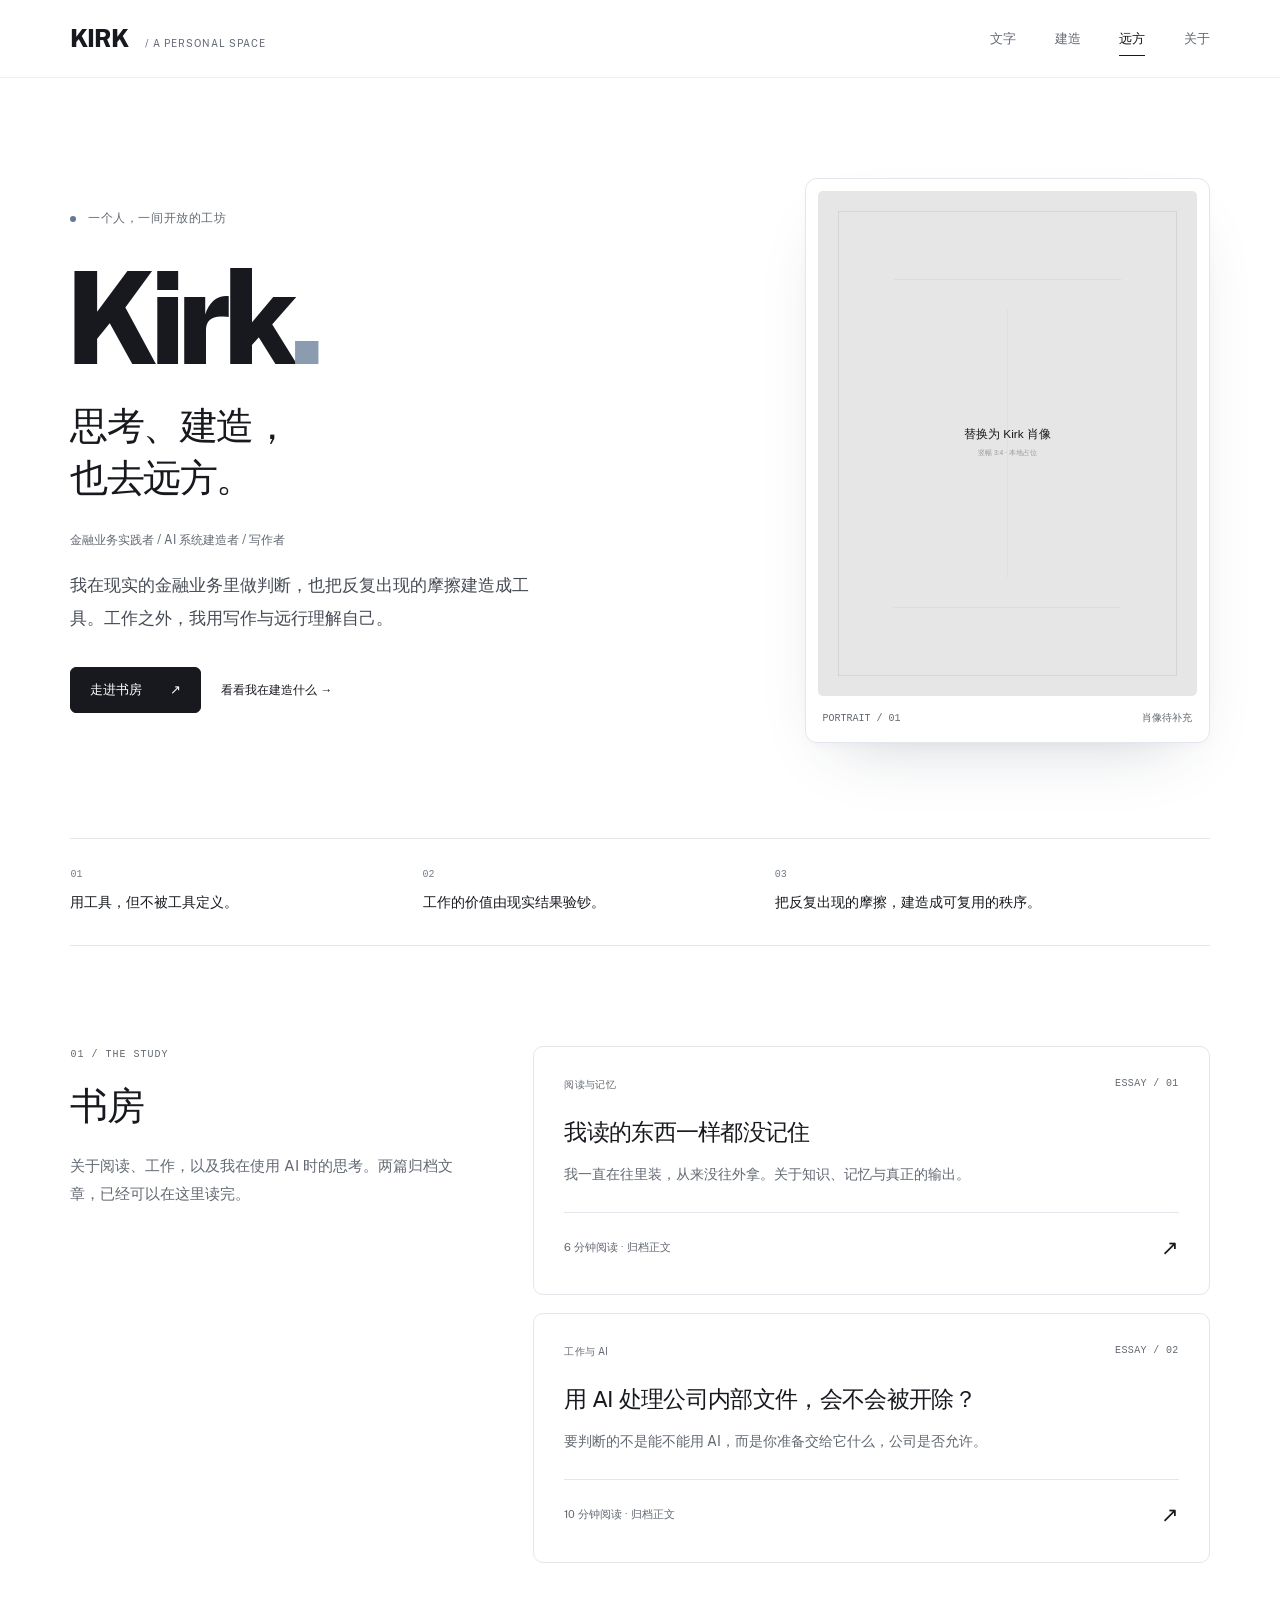
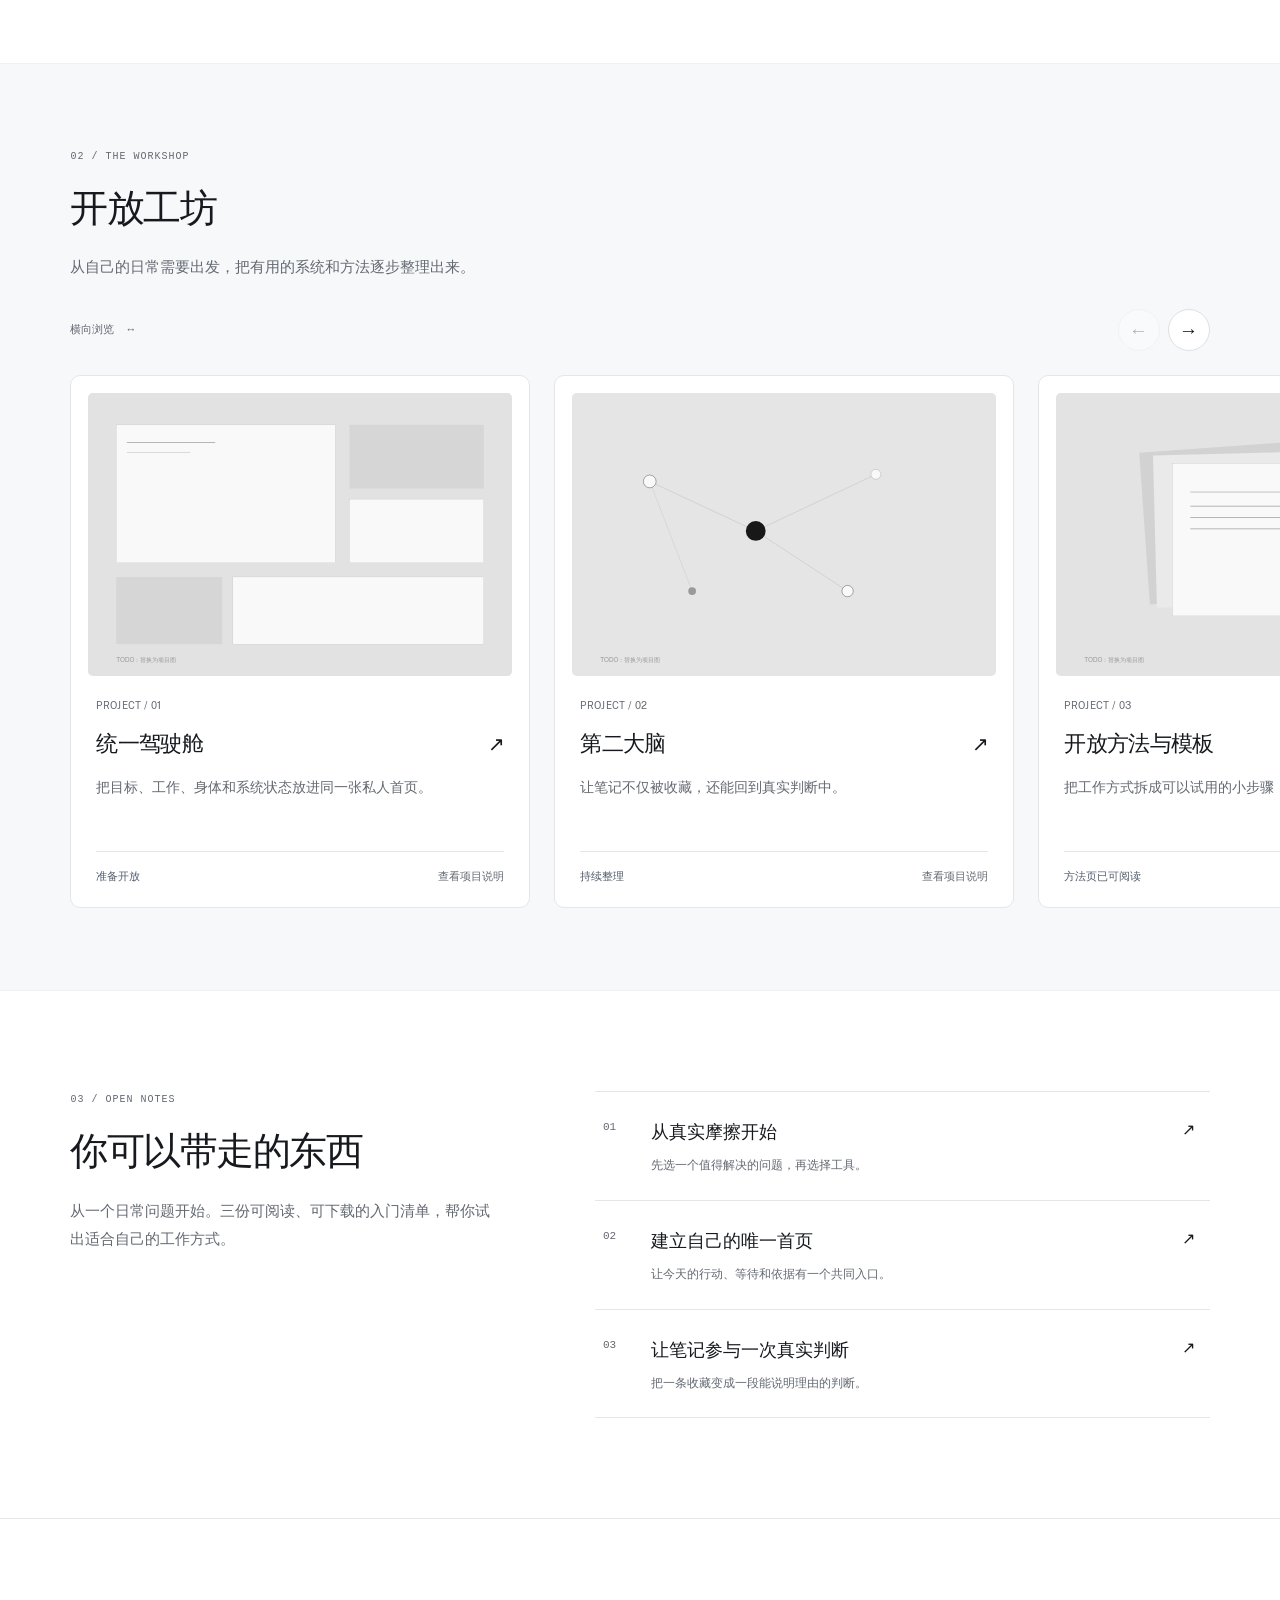
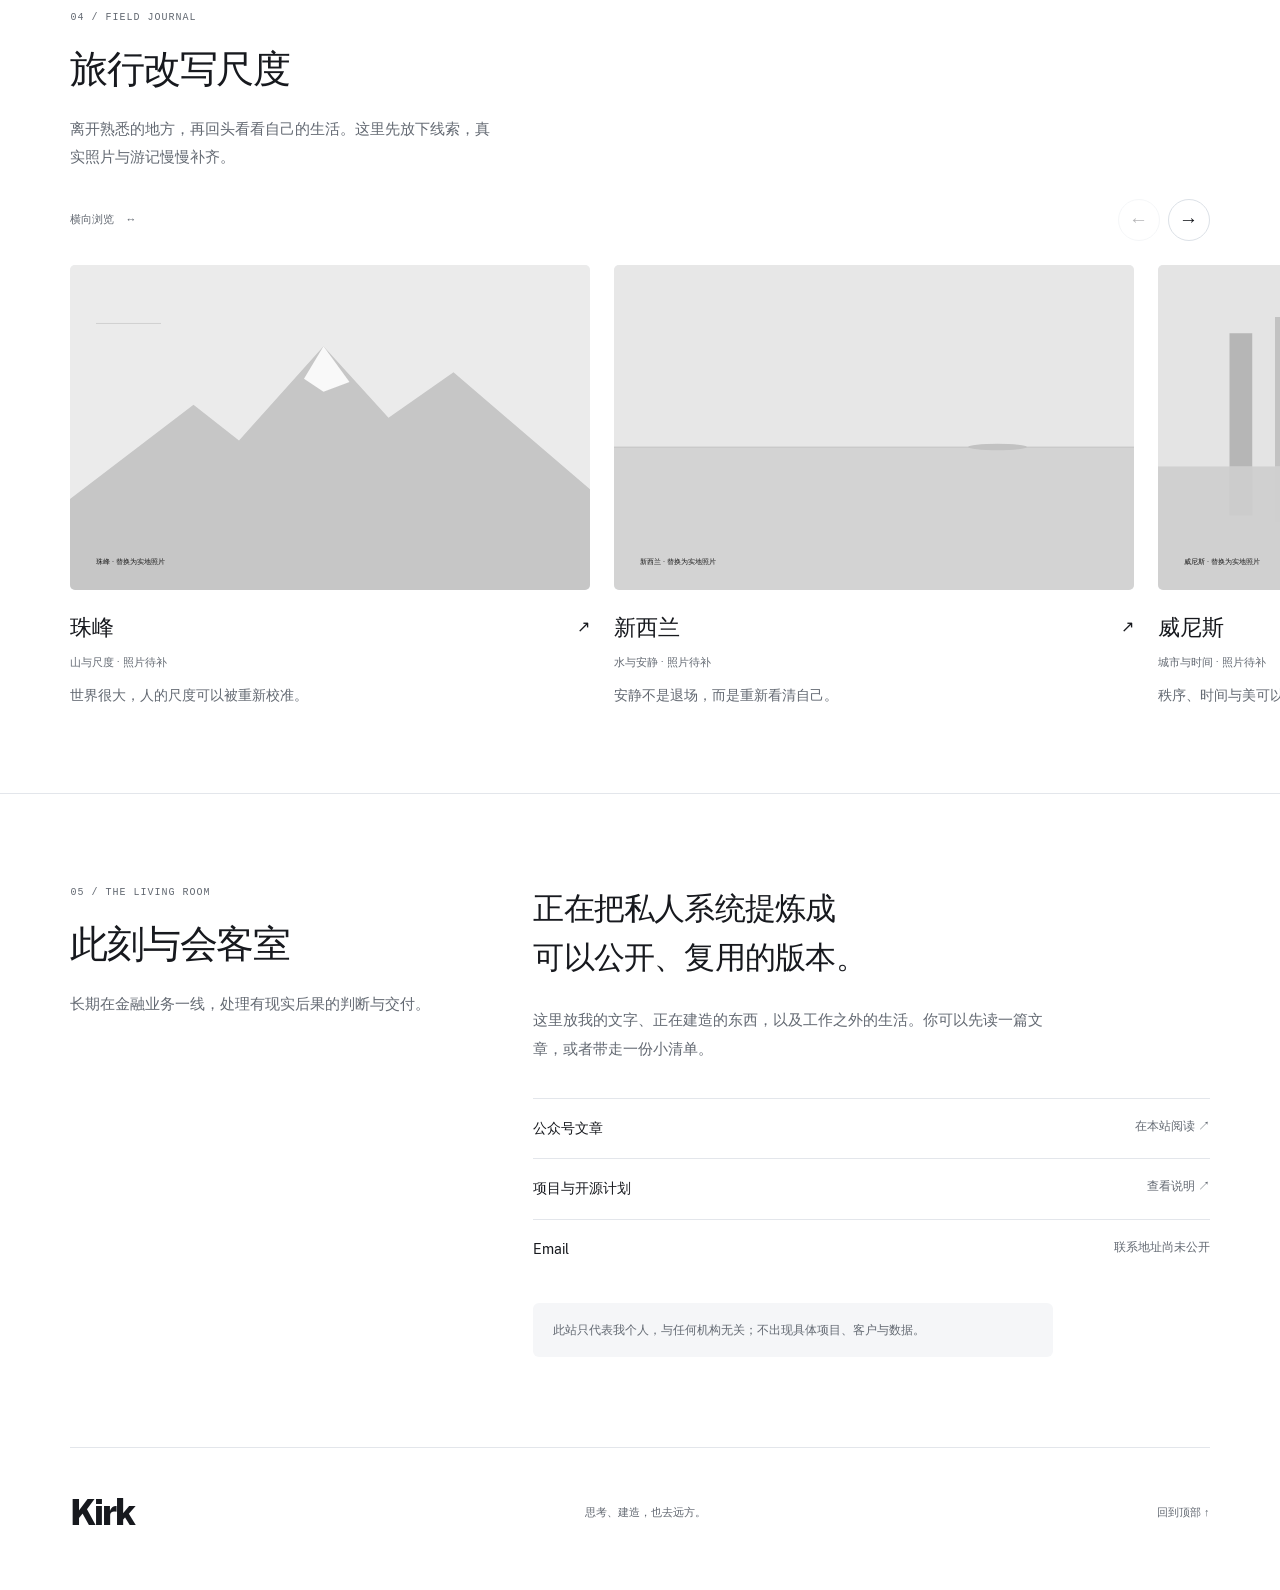
<file: index.html>
<!doctype html><html lang="zh-Hans"><head><meta charset="utf-8"><meta name="viewport" content="width=device-width,initial-scale=1"><meta name="theme-color" content="#ffffff"><meta name="description" content="Kirk 的个人书房：文字、系统与远行。"><title>Kirk</title><link rel="icon" href="assets/favicon.svg" type="image/svg+xml"><link rel="preload" href="assets/fonts/PublicSans-ExtraBold.woff2" as="font" type="font/woff2" crossorigin><link rel="stylesheet" href="styles.css?v=595f188951b5"></head><body data-section=""><a class="skip-link" href="#main">跳到正文</a><header class="masthead"><a class="wordmark" href="index.html" aria-label="Kirk，返回首页">KIRK<span class="wordmark-note"> / A PERSONAL SPACE</span></a><nav class="site-nav" aria-label="页面章节"><ul><li><a href="#writing">文字</a></li><li><a href="#workshop">建造</a></li><li><a href="#travel">远方</a></li><li><a href="#about">关于</a></li></ul></nav></header><main id="main">
  <section class="hero" aria-labelledby="hero-name">
    <div class="hero-copy"><p class="hero-eyebrow"><span class="small-mark" aria-hidden="true"></span> 一个人，一间开放的工坊</p><h1 id="hero-name">Kirk<span aria-hidden="true">.</span></h1><p class="hero-heading">思考、建造，<br>也去远方。</p><p class="hero-role">金融业务实践者 / AI 系统建造者 / 写作者</p><p class="hero-lead">我在现实的金融业务里做判断，也把反复出现的摩擦建造成工具。工作之外，我用写作与远行理解自己。</p><div class="hero-actions"><a class="button" href="#writing">走进书房 <span aria-hidden="true">↗</span></a><a class="text-link" href="#workshop">看看我在建造什么 →</a></div></div>
    <figure class="hero-portrait"><img src="assets/portrait.svg" alt="Kirk 肖像待补充，目前为示意图" decoding="async" width="900" height="1200" fetchpriority="high" style="object-position:50% 50%"><figcaption><span>PORTRAIT / 01</span><span>肖像待补充</span></figcaption></figure>
  </section>
  <section class="principles" aria-labelledby="principles-title"><h2 class="visually-hidden" id="principles-title">原则</h2><ol><li><span>01</span>用工具，但不被工具定义。</li><li><span>02</span>工作的价值由现实结果验钞。</li><li><span>03</span>把反复出现的摩擦，建造成可复用的秩序。</li></ol></section>
  <section class="writing" id="writing"><header class="section-head"><p class="section-kicker">01 / THE STUDY</p><h2>书房</h2><p class="section-note">关于阅读、工作，以及我在使用 AI 时的思考。两篇归档文章，已经可以在这里读完。</p></header><ul class="writing-list"><li><a class="article-card" href="pages/reading.html" aria-label="打开我读的东西一样都没记住"><article><p class="article-label">阅读与记忆 <span>ESSAY / 01</span></p><h3>我读的东西一样都没记住</h3><p class="card-summary">我一直在往里装，从来没往外拿。关于知识、记忆与真正的输出。</p><p class="card-bottom"><span>6 分钟阅读 · 归档正文</span><span aria-hidden="true">↗</span></p></article></a></li><li><a class="article-card" href="pages/ai-documents.html" aria-label="打开用 AI 处理公司内部文件，会不会被开除？"><article><p class="article-label">工作与 AI <span>ESSAY / 02</span></p><h3>用 AI 处理公司内部文件，会不会被开除？</h3><p class="card-summary">要判断的不是能不能用 AI，而是你准备交给它什么，公司是否允许。</p><p class="card-bottom"><span>10 分钟阅读 · 归档正文</span><span aria-hidden="true">↗</span></p></article></a></li></ul></section>
  <section class="workshop" id="workshop"><header class="section-head"><p class="section-kicker">02 / THE WORKSHOP</p><h2>开放工坊</h2><p class="section-note">从自己的日常需要出发，把有用的系统和方法逐步整理出来。</p></header><div class="rail-wrap"><div class="rail-toolbar"><p>横向浏览 <span aria-hidden="true">↔</span></p><div class="rail-controls" hidden><button type="button" data-rail="projects-rail" data-step="-1" aria-controls="projects-rail" aria-label="上一组建造项目">←</button><button type="button" data-rail="projects-rail" data-step="1" aria-controls="projects-rail" aria-label="下一组建造项目">→</button></div></div><ul id="projects-rail" class="rail" tabindex="0" aria-label="建造项目，可横向滑动"><li class="rail-card"><a class="project-card" href="pages/cockpit.html" aria-label="打开统一驾驶舱"><article><figure class="media project-media"><img src="assets/project-cockpit.svg" alt="统一驾驶舱概念示意图" decoding="async" width="1200" height="800" loading="lazy"></figure><p class="article-label">PROJECT / 01</p><h3>统一驾驶舱 <span aria-hidden="true">↗</span></h3><p class="card-summary">把目标、工作、身体和系统状态放进同一张私人首页。</p><p class="status">准备开放 <span>查看项目说明</span></p></article></a></li><li class="rail-card"><a class="project-card" href="pages/second-brain.html" aria-label="打开第二大脑"><article><figure class="media project-media"><img src="assets/project-second-brain.svg" alt="第二大脑概念示意图" decoding="async" width="1200" height="800" loading="lazy"></figure><p class="article-label">PROJECT / 02</p><h3>第二大脑 <span aria-hidden="true">↗</span></h3><p class="card-summary">让笔记不仅被收藏，还能回到真实判断中。</p><p class="status">持续整理 <span>查看项目说明</span></p></article></a></li><li class="rail-card"><a class="project-card" href="pages/methods.html" aria-label="打开开放方法与模板"><article><figure class="media project-media"><img src="assets/project-methods.svg" alt="开放方法与模板概念示意图" decoding="async" width="1200" height="800" loading="lazy"></figure><p class="article-label">PROJECT / 03</p><h3>开放方法与模板 <span aria-hidden="true">↗</span></h3><p class="card-summary">把工作方式拆成可以试用的小步骤，从一个真实问题开始。</p><p class="status">方法页已可阅读 <span>查看项目说明</span></p></article></a></li></ul></div></section>
  <section class="garden" id="garden"><header class="section-head"><p class="section-kicker">03 / OPEN NOTES</p><h2>你可以带走的东西</h2><p class="section-note">从一个日常问题开始。三份可阅读、可下载的入门清单，帮你试出适合自己的工作方式。</p></header><ol class="garden-path"><li><a class="" href="pages/start-with-friction.html" aria-label="打开从真实摩擦开始"><span class="garden-index">01</span><span><strong>从真实摩擦开始</strong><small>先选一个值得解决的问题，再选择工具。</small></span><span aria-hidden="true">↗</span></a></li><li><a class="" href="pages/one-homepage.html" aria-label="打开建立自己的唯一首页"><span class="garden-index">02</span><span><strong>建立自己的唯一首页</strong><small>让今天的行动、等待和依据有一个共同入口。</small></span><span aria-hidden="true">↗</span></a></li><li><a class="" href="pages/knowledge-to-decision.html" aria-label="打开让笔记参与一次真实判断"><span class="garden-index">03</span><span><strong>让笔记参与一次真实判断</strong><small>把一条收藏变成一段能说明理由的判断。</small></span><span aria-hidden="true">↗</span></a></li></ol></section>
  <section class="travel" id="travel"><header class="section-head"><p class="section-kicker">04 / FIELD JOURNAL</p><h2>旅行改写尺度</h2><p class="section-note">离开熟悉的地方，再回头看看自己的生活。这里先放下线索，真实照片与游记慢慢补齐。</p></header><div class="rail-wrap"><div class="rail-toolbar"><p>横向浏览 <span aria-hidden="true">↔</span></p><div class="rail-controls" hidden><button type="button" data-rail="travel-rail" data-step="-1" aria-controls="travel-rail" aria-label="上一组旅行记录">←</button><button type="button" data-rail="travel-rail" data-step="1" aria-controls="travel-rail" aria-label="下一组旅行记录">→</button></div></div><ul id="travel-rail" class="rail" tabindex="0" aria-label="旅行记录，可横向滑动"><li class="rail-card"><a class="travel-card" href="pages/everest.html" aria-label="打开珠峰"><article><figure class="media travel-media"><img src="assets/travel-everest.svg" alt="珠峰影像占位示意" decoding="async" width="1600" height="1000" loading="lazy"></figure><div class="travel-caption"><h3>珠峰</h3><span aria-hidden="true">↗</span></div><p class="meta">山与尺度 · 照片待补</p><p class="card-summary">世界很大，人的尺度可以被重新校准。</p></article></a></li><li class="rail-card"><a class="travel-card" href="pages/new-zealand.html" aria-label="打开新西兰"><article><figure class="media travel-media"><img src="assets/travel-newzealand.svg" alt="新西兰影像占位示意" decoding="async" width="1600" height="1000" loading="lazy"></figure><div class="travel-caption"><h3>新西兰</h3><span aria-hidden="true">↗</span></div><p class="meta">水与安静 · 照片待补</p><p class="card-summary">安静不是退场，而是重新看清自己。</p></article></a></li><li class="rail-card"><a class="travel-card" href="pages/venice.html" aria-label="打开威尼斯"><article><figure class="media travel-media"><img src="assets/travel-venice.svg" alt="威尼斯影像占位示意" decoding="async" width="1600" height="1000" loading="lazy"></figure><div class="travel-caption"><h3>威尼斯</h3><span aria-hidden="true">↗</span></div><p class="meta">城市与时间 · 照片待补</p><p class="card-summary">秩序、时间与美可以在同一座城里共存。</p></article></a></li></ul></div></section>
  <section class="about" id="about"><header class="section-head"><p class="section-kicker">05 / THE LIVING ROOM</p><h2>此刻与会客室</h2><p class="section-note">长期在金融业务一线，处理有现实后果的判断与交付。</p></header><div class="about-body"><p class="about-now">正在把私人系统提炼成<br>可以公开、复用的版本。</p><p>这里放我的文字、正在建造的东西，以及工作之外的生活。你可以先读一篇文章，或者带走一份小清单。</p><div class="connect-list"><a href="#writing"><span>公众号文章</span><span>在本站阅读 ↗</span></a><a href="#workshop"><span>项目与开源计划</span><span>查看说明 ↗</span></a><p><span>Email</span><span>联系地址尚未公开</span></p></div><p class="source-note">此站只代表我个人，与任何机构无关；不出现具体项目、客户与数据。</p></div></section>
  </main><footer class="site-footer"><a href="index.html" class="footer-name">Kirk</a><p>思考、建造，也去远方。</p><a class="back-top" href="#main">回到顶部 ↑</a></footer><script src="script.js?v=d8c4e8d4521d"></script></body></html>
</file>
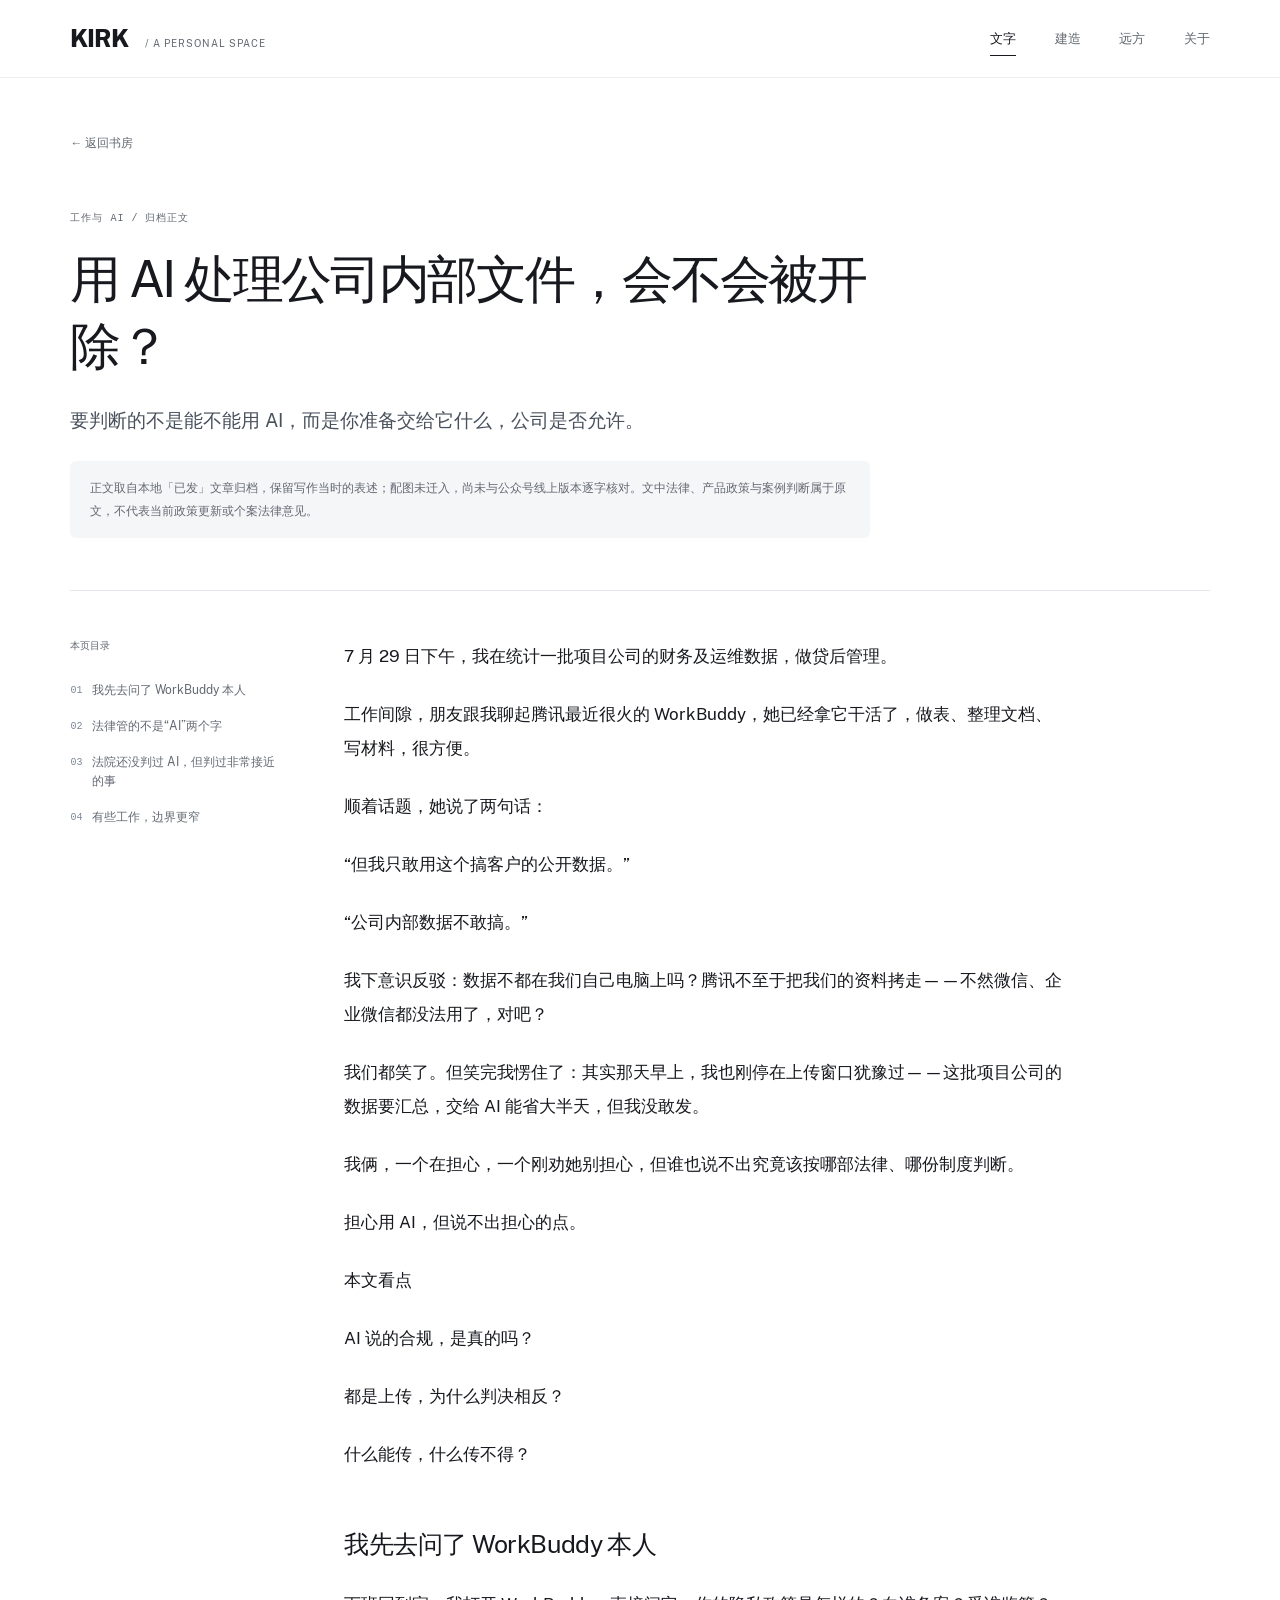
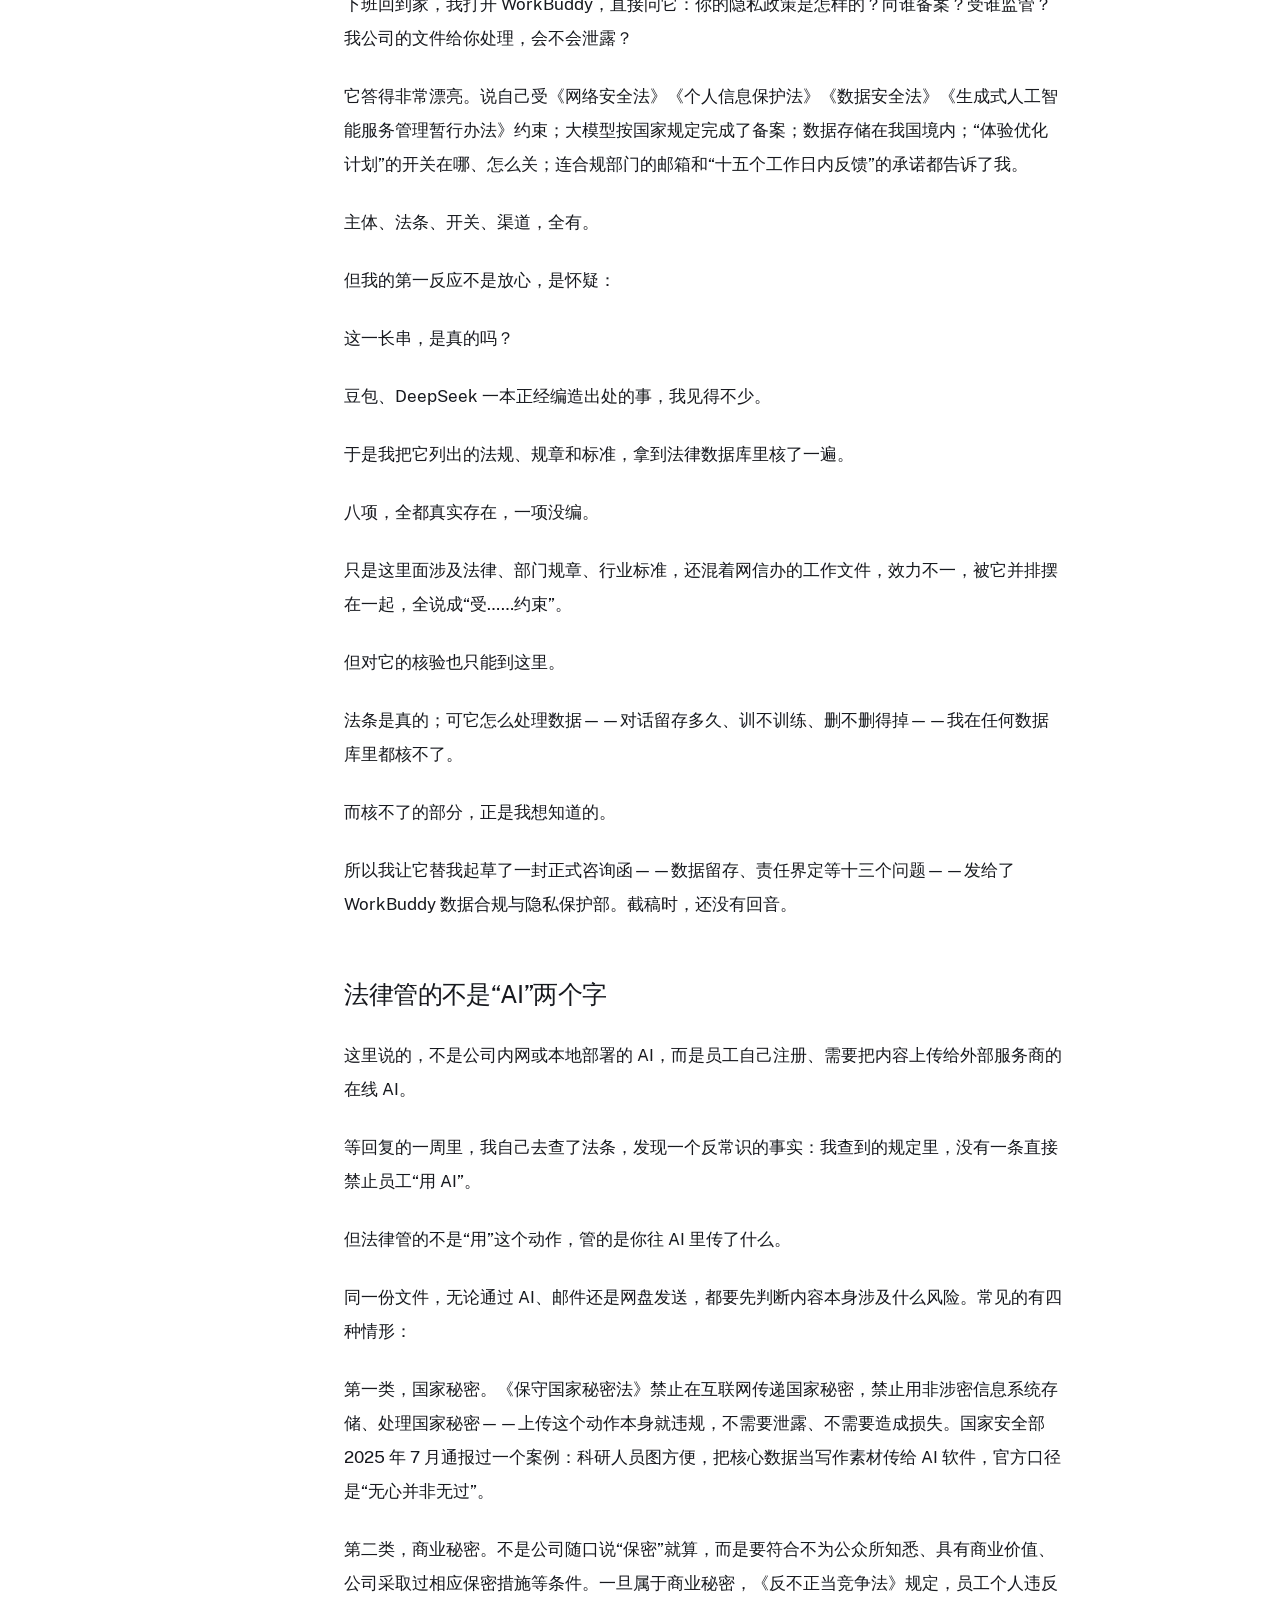
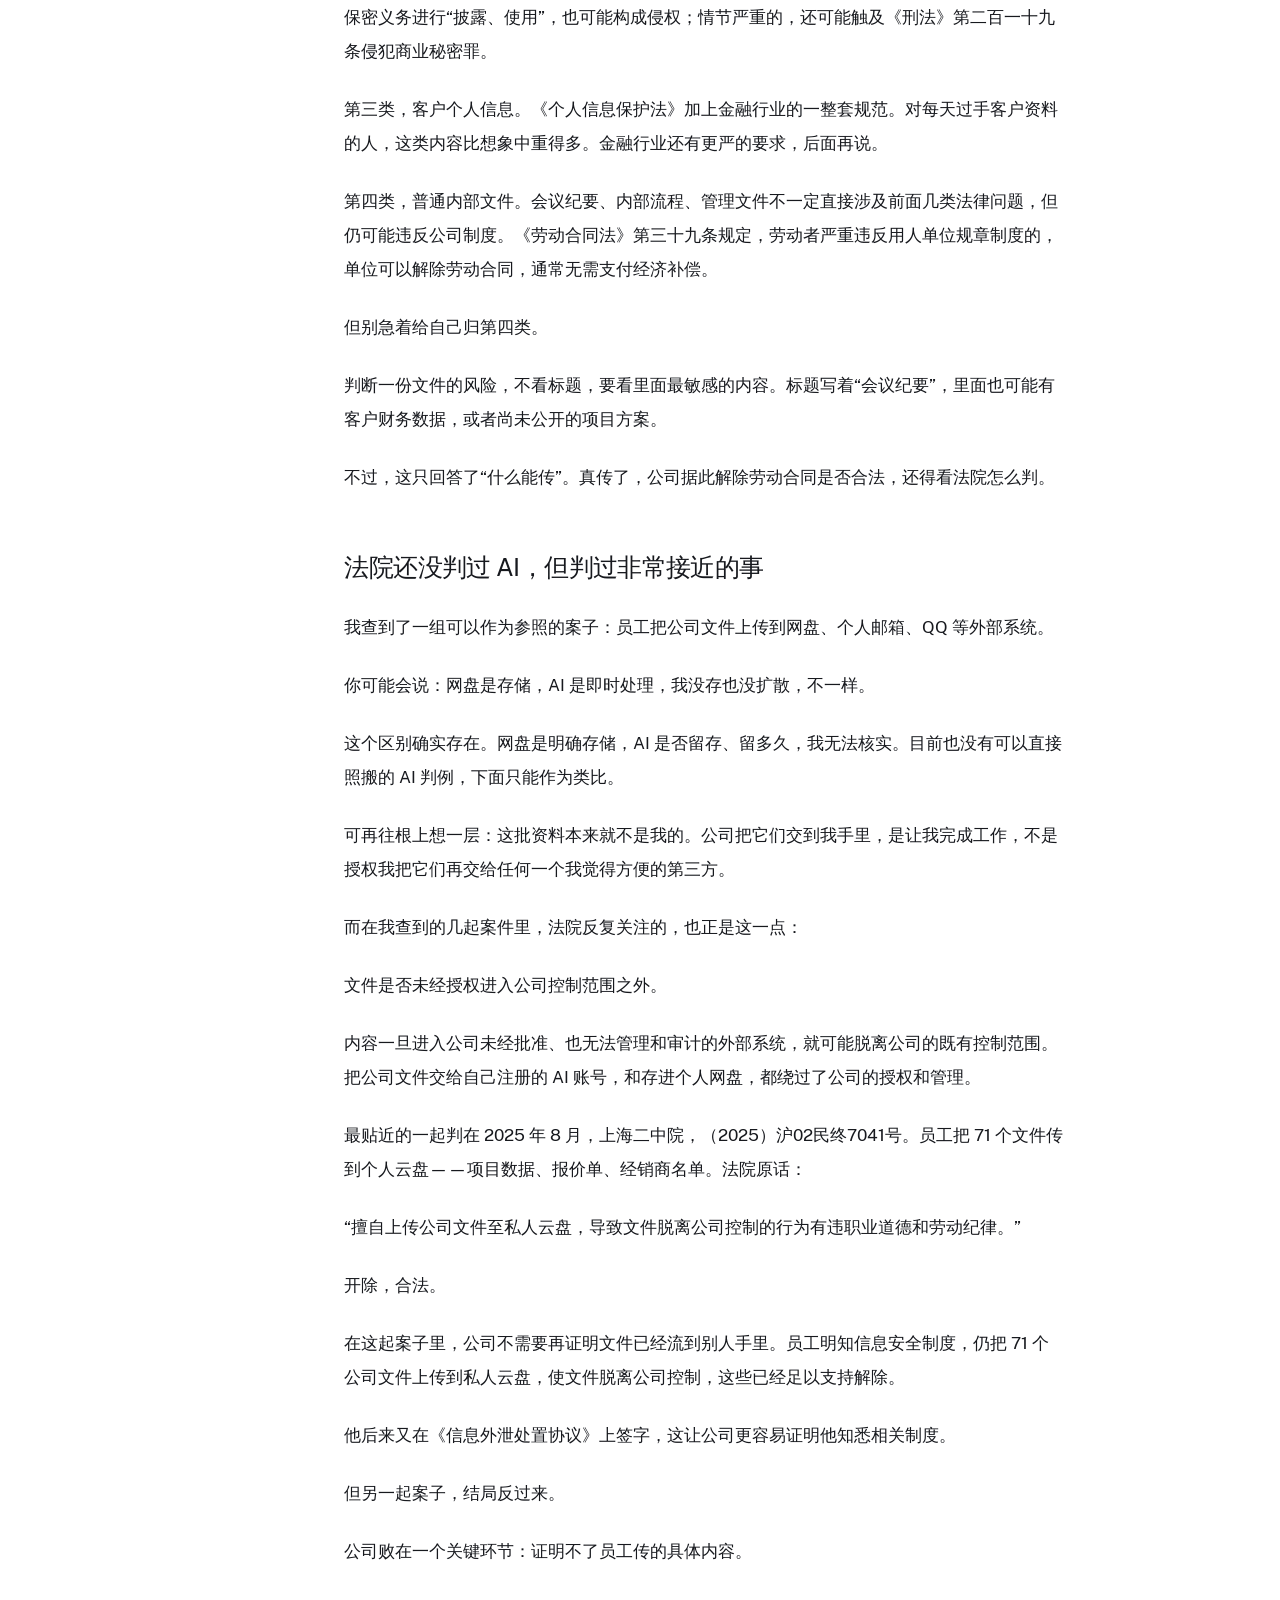
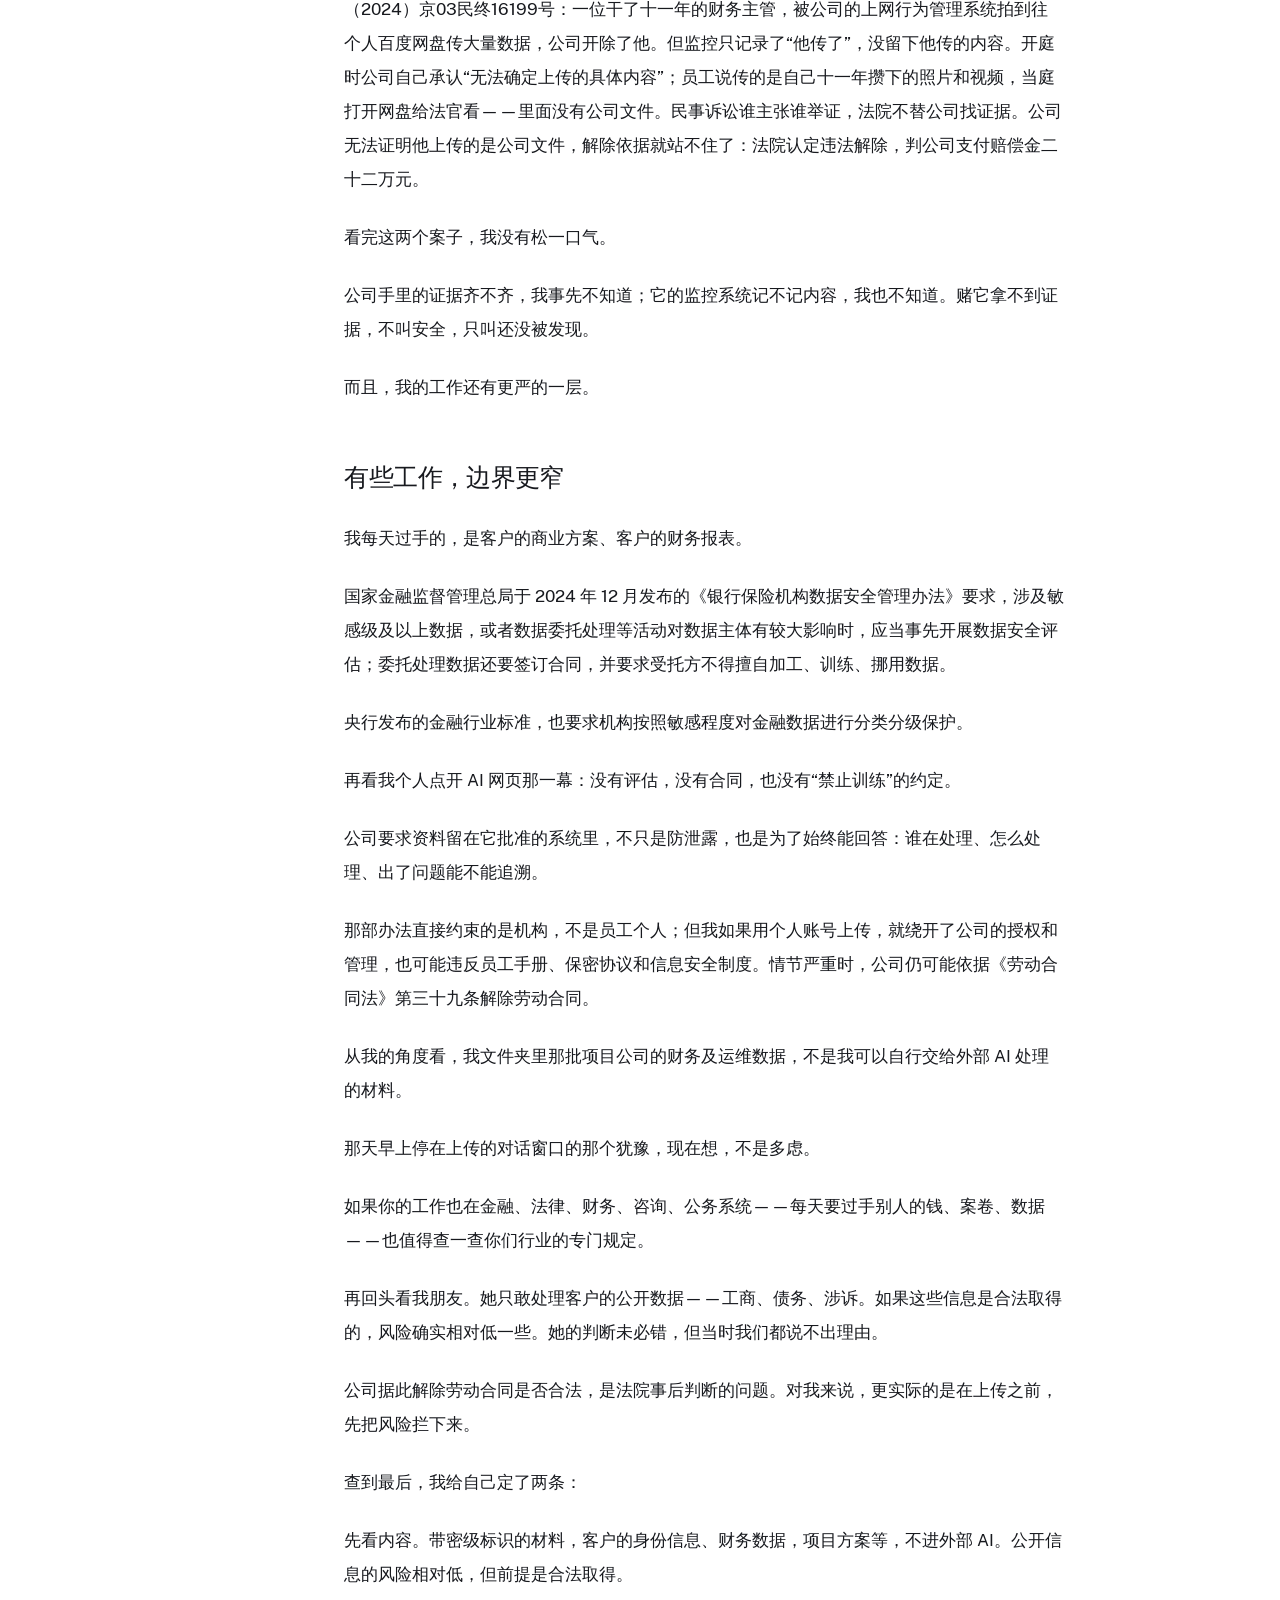
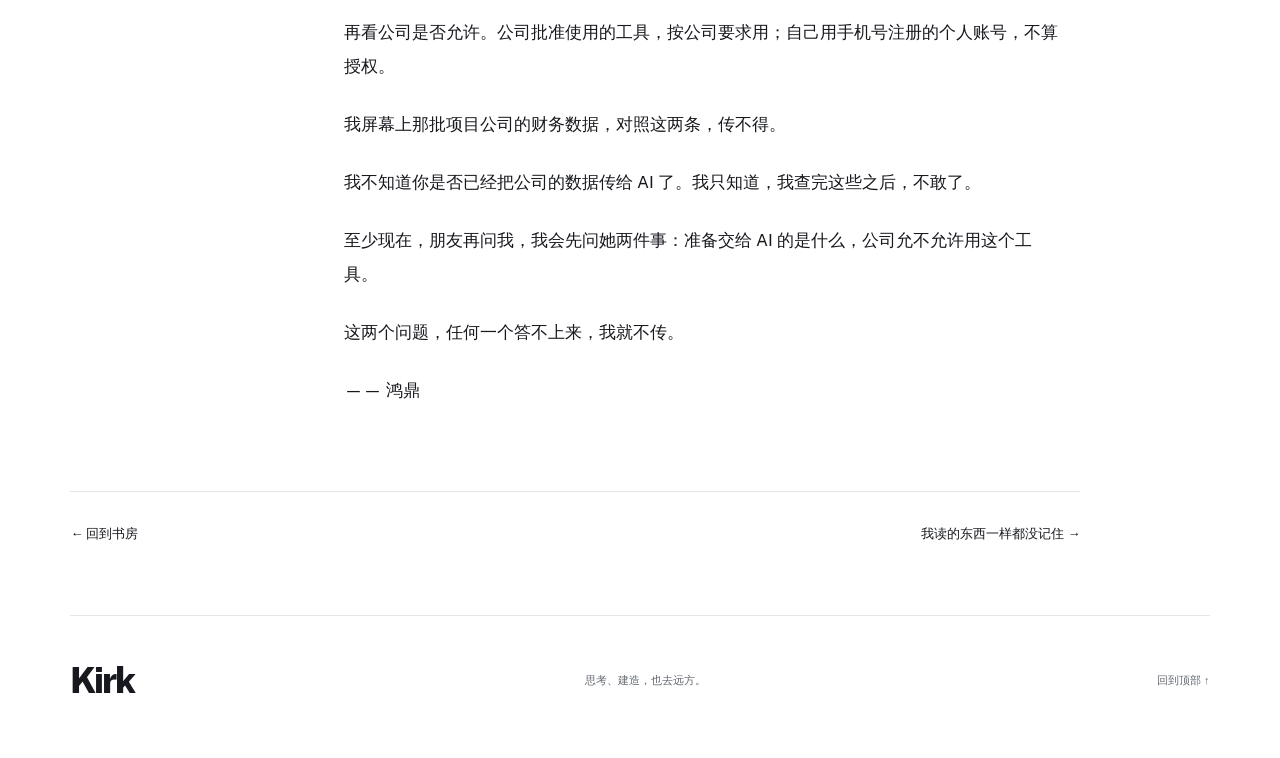
<file: pages/ai-documents.html>
<!doctype html><html lang="zh-Hans"><head><meta charset="utf-8"><meta name="viewport" content="width=device-width,initial-scale=1"><meta name="theme-color" content="#ffffff"><meta name="description" content="Kirk 的个人书房：文字、系统与远行。"><title>用 AI 处理公司内部文件，会不会被开除？ · Kirk</title><link rel="icon" href="../assets/favicon.svg" type="image/svg+xml"><link rel="preload" href="../assets/fonts/PublicSans-ExtraBold.woff2" as="font" type="font/woff2" crossorigin><link rel="stylesheet" href="../styles.css?v=595f188951b5"></head><body data-section="writing"><a class="skip-link" href="#main">跳到正文</a><header class="masthead"><a class="wordmark" href="../index.html" aria-label="Kirk，返回首页">KIRK<span class="wordmark-note"> / A PERSONAL SPACE</span></a><nav class="site-nav" aria-label="页面章节"><ul><li><a href="../index.html#writing">文字</a></li><li><a href="../index.html#workshop">建造</a></li><li><a href="../index.html#travel">远方</a></li><li><a href="../index.html#about">关于</a></li></ul></nav></header><div class="reading-progress" aria-hidden="true"></div><main id="main" class="detail-main"><a class="back-link" href="../index.html#writing">← 返回书房</a><header class="detail-header"><p class="section-kicker">工作与 AI / 归档正文</p><h1>用 AI 处理公司内部文件，会不会被开除？</h1><p class="detail-intro">要判断的不是能不能用 AI，而是你准备交给它什么，公司是否允许。</p><p class="source-note">正文取自本地「已发」文章归档，保留写作当时的表述；配图未迁入，尚未与公众号线上版本逐字核对。文中法律、产品政策与案例判断属于原文，不代表当前政策更新或个案法律意见。</p></header><div class="reading-layout"><aside class="toc" aria-label="本页目录"><p>本页目录</p><a href="#part-1"><span>01</span>我先去问了 WorkBuddy 本人</a><a href="#part-2"><span>02</span>法律管的不是“AI”两个字</a><a href="#part-3"><span>03</span>法院还没判过 AI，但判过非常接近的事</a><a href="#part-4"><span>04</span>有些工作，边界更窄</a></aside><article class="prose"><p>7 月 29 日下午，我在统计一批项目公司的财务及运维数据，做贷后管理。</p><p>工作间隙，朋友跟我聊起腾讯最近很火的 WorkBuddy，她已经拿它干活了，做表、整理文档、写材料，很方便。</p><p>顺着话题，她说了两句话：</p><p>“但我只敢用这个搞客户的公开数据。”</p><p>“公司内部数据不敢搞。”</p><p>我下意识反驳：数据不都在我们自己电脑上吗？腾讯不至于把我们的资料拷走——不然微信、企业微信都没法用了，对吧？</p><p>我们都笑了。但笑完我愣住了：其实那天早上，我也刚停在上传窗口犹豫过——这批项目公司的数据要汇总，交给 AI 能省大半天，但我没敢发。</p><p>我俩，一个在担心，一个刚劝她别担心，但谁也说不出究竟该按哪部法律、哪份制度判断。</p><p>担心用 AI，但说不出担心的点。</p><p>本文看点</p><p>AI 说的合规，是真的吗？</p><p>都是上传，为什么判决相反？</p><p>什么能传，什么传不得？</p><h2 id="part-1">我先去问了 WorkBuddy 本人</h2><p>下班回到家，我打开 WorkBuddy，直接问它：你的隐私政策是怎样的？向谁备案？受谁监管？我公司的文件给你处理，会不会泄露？</p><p>它答得非常漂亮。说自己受《网络安全法》《个人信息保护法》《数据安全法》《生成式人工智能服务管理暂行办法》约束；大模型按国家规定完成了备案；数据存储在我国境内；“体验优化计划”的开关在哪、怎么关；连合规部门的邮箱和“十五个工作日内反馈”的承诺都告诉了我。</p><p>主体、法条、开关、渠道，全有。</p><p>但我的第一反应不是放心，是怀疑：</p><p>这一长串，是真的吗？</p><p>豆包、DeepSeek 一本正经编造出处的事，我见得不少。</p><p>于是我把它列出的法规、规章和标准，拿到法律数据库里核了一遍。</p><p>八项，全都真实存在，一项没编。</p><p>只是这里面涉及法律、部门规章、行业标准，还混着网信办的工作文件，效力不一，被它并排摆在一起，全说成“受……约束”。</p><p>但对它的核验也只能到这里。</p><p>法条是真的；可它怎么处理数据——对话留存多久、训不训练、删不删得掉——我在任何数据库里都核不了。</p><p>而核不了的部分，正是我想知道的。</p><p>所以我让它替我起草了一封正式咨询函——数据留存、责任界定等十三个问题——发给了 WorkBuddy 数据合规与隐私保护部。截稿时，还没有回音。</p><h2 id="part-2">法律管的不是“AI”两个字</h2><p>这里说的，不是公司内网或本地部署的 AI，而是员工自己注册、需要把内容上传给外部服务商的在线 AI。</p><p>等回复的一周里，我自己去查了法条，发现一个反常识的事实：我查到的规定里，没有一条直接禁止员工“用 AI”。</p><p>但法律管的不是“用”这个动作，管的是你往 AI 里传了什么。</p><p>同一份文件，无论通过 AI、邮件还是网盘发送，都要先判断内容本身涉及什么风险。常见的有四种情形：</p><p>第一类，国家秘密。《保守国家秘密法》禁止在互联网传递国家秘密，禁止用非涉密信息系统存储、处理国家秘密——上传这个动作本身就违规，不需要泄露、不需要造成损失。国家安全部 2025 年 7 月通报过一个案例：科研人员图方便，把核心数据当写作素材传给 AI 软件，官方口径是“无心并非无过”。</p><p>第二类，商业秘密。不是公司随口说“保密”就算，而是要符合不为公众所知悉、具有商业价值、公司采取过相应保密措施等条件。一旦属于商业秘密，《反不正当竞争法》规定，员工个人违反保密义务进行“披露、使用”，也可能构成侵权；情节严重的，还可能触及《刑法》第二百一十九条侵犯商业秘密罪。</p><p>第三类，客户个人信息。《个人信息保护法》加上金融行业的一整套规范。对每天过手客户资料的人，这类内容比想象中重得多。金融行业还有更严的要求，后面再说。</p><p>第四类，普通内部文件。会议纪要、内部流程、管理文件不一定直接涉及前面几类法律问题，但仍可能违反公司制度。《劳动合同法》第三十九条规定，劳动者严重违反用人单位规章制度的，单位可以解除劳动合同，通常无需支付经济补偿。</p><p>但别急着给自己归第四类。</p><p>判断一份文件的风险，不看标题，要看里面最敏感的内容。标题写着“会议纪要”，里面也可能有客户财务数据，或者尚未公开的项目方案。</p><p>不过，这只回答了“什么能传”。真传了，公司据此解除劳动合同是否合法，还得看法院怎么判。</p><h2 id="part-3">法院还没判过 AI，但判过非常接近的事</h2><p>我查到了一组可以作为参照的案子：员工把公司文件上传到网盘、个人邮箱、QQ 等外部系统。</p><p>你可能会说：网盘是存储，AI 是即时处理，我没存也没扩散，不一样。</p><p>这个区别确实存在。网盘是明确存储，AI 是否留存、留多久，我无法核实。目前也没有可以直接照搬的 AI 判例，下面只能作为类比。</p><p>可再往根上想一层：这批资料本来就不是我的。公司把它们交到我手里，是让我完成工作，不是授权我把它们再交给任何一个我觉得方便的第三方。</p><p>而在我查到的几起案件里，法院反复关注的，也正是这一点：</p><p>文件是否未经授权进入公司控制范围之外。</p><p>内容一旦进入公司未经批准、也无法管理和审计的外部系统，就可能脱离公司的既有控制范围。把公司文件交给自己注册的 AI 账号，和存进个人网盘，都绕过了公司的授权和管理。</p><p>最贴近的一起判在 2025 年 8 月，上海二中院，（2025）沪02民终7041号。员工把 71 个文件传到个人云盘——项目数据、报价单、经销商名单。法院原话：</p><p>“擅自上传公司文件至私人云盘，导致文件脱离公司控制的行为有违职业道德和劳动纪律。”</p><p>开除，合法。</p><p>在这起案子里，公司不需要再证明文件已经流到别人手里。员工明知信息安全制度，仍把 71 个公司文件上传到私人云盘，使文件脱离公司控制，这些已经足以支持解除。</p><p>他后来又在《信息外泄处置协议》上签字，这让公司更容易证明他知悉相关制度。</p><p>但另一起案子，结局反过来。</p><p>公司败在一个关键环节：证明不了员工传的具体内容。</p><p>（2024）京03民终16199号：一位干了十一年的财务主管，被公司的上网行为管理系统拍到往个人百度网盘传大量数据，公司开除了他。但监控只记录了“他传了”，没留下他传的内容。开庭时公司自己承认“无法确定上传的具体内容”；员工说传的是自己十一年攒下的照片和视频，当庭打开网盘给法官看——里面没有公司文件。民事诉讼谁主张谁举证，法院不替公司找证据。公司无法证明他上传的是公司文件，解除依据就站不住了：法院认定违法解除，判公司支付赔偿金二十二万元。</p><p>看完这两个案子，我没有松一口气。</p><p>公司手里的证据齐不齐，我事先不知道；它的监控系统记不记内容，我也不知道。赌它拿不到证据，不叫安全，只叫还没被发现。</p><p>而且，我的工作还有更严的一层。</p><h2 id="part-4">有些工作，边界更窄</h2><p>我每天过手的，是客户的商业方案、客户的财务报表。</p><p>国家金融监督管理总局于 2024 年 12 月发布的《银行保险机构数据安全管理办法》要求，涉及敏感级及以上数据，或者数据委托处理等活动对数据主体有较大影响时，应当事先开展数据安全评估；委托处理数据还要签订合同，并要求受托方不得擅自加工、训练、挪用数据。</p><p>央行发布的金融行业标准，也要求机构按照敏感程度对金融数据进行分类分级保护。</p><p>再看我个人点开 AI 网页那一幕：没有评估，没有合同，也没有“禁止训练”的约定。</p><p>公司要求资料留在它批准的系统里，不只是防泄露，也是为了始终能回答：谁在处理、怎么处理、出了问题能不能追溯。</p><p>那部办法直接约束的是机构，不是员工个人；但我如果用个人账号上传，就绕开了公司的授权和管理，也可能违反员工手册、保密协议和信息安全制度。情节严重时，公司仍可能依据《劳动合同法》第三十九条解除劳动合同。</p><p>从我的角度看，我文件夹里那批项目公司的财务及运维数据，不是我可以自行交给外部 AI 处理的材料。</p><p>那天早上停在上传的对话窗口的那个犹豫，现在想，不是多虑。</p><p>如果你的工作也在金融、法律、财务、咨询、公务系统——每天要过手别人的钱、案卷、数据——也值得查一查你们行业的专门规定。</p><p>再回头看我朋友。她只敢处理客户的公开数据——工商、债务、涉诉。如果这些信息是合法取得的，风险确实相对低一些。她的判断未必错，但当时我们都说不出理由。</p><p>公司据此解除劳动合同是否合法，是法院事后判断的问题。对我来说，更实际的是在上传之前，先把风险拦下来。</p><p>查到最后，我给自己定了两条：</p><p>先看内容。带密级标识的材料，客户的身份信息、财务数据，项目方案等，不进外部 AI。公开信息的风险相对低，但前提是合法取得。</p><p>再看公司是否允许。公司批准使用的工具，按公司要求用；自己用手机号注册的个人账号，不算授权。</p><p>我屏幕上那批项目公司的财务数据，对照这两条，传不得。</p><p>我不知道你是否已经把公司的数据传给 AI 了。我只知道，我查完这些之后，不敢了。</p><p>至少现在，朋友再问我，我会先问她两件事：准备交给 AI 的是什么，公司允不允许用这个工具。</p><p>这两个问题，任何一个答不上来，我就不传。</p><p>—— 鸿鼎</p></article></div><nav class="detail-bottom" aria-label="继续阅读"><a href="../index.html#writing">← 回到书房</a><a href="reading.html">我读的东西一样都没记住 →</a></nav></main><footer class="site-footer"><a href="../index.html" class="footer-name">Kirk</a><p>思考、建造，也去远方。</p><a class="back-top" href="#main">回到顶部 ↑</a></footer><script src="../script.js?v=d8c4e8d4521d"></script></body></html>
</file>
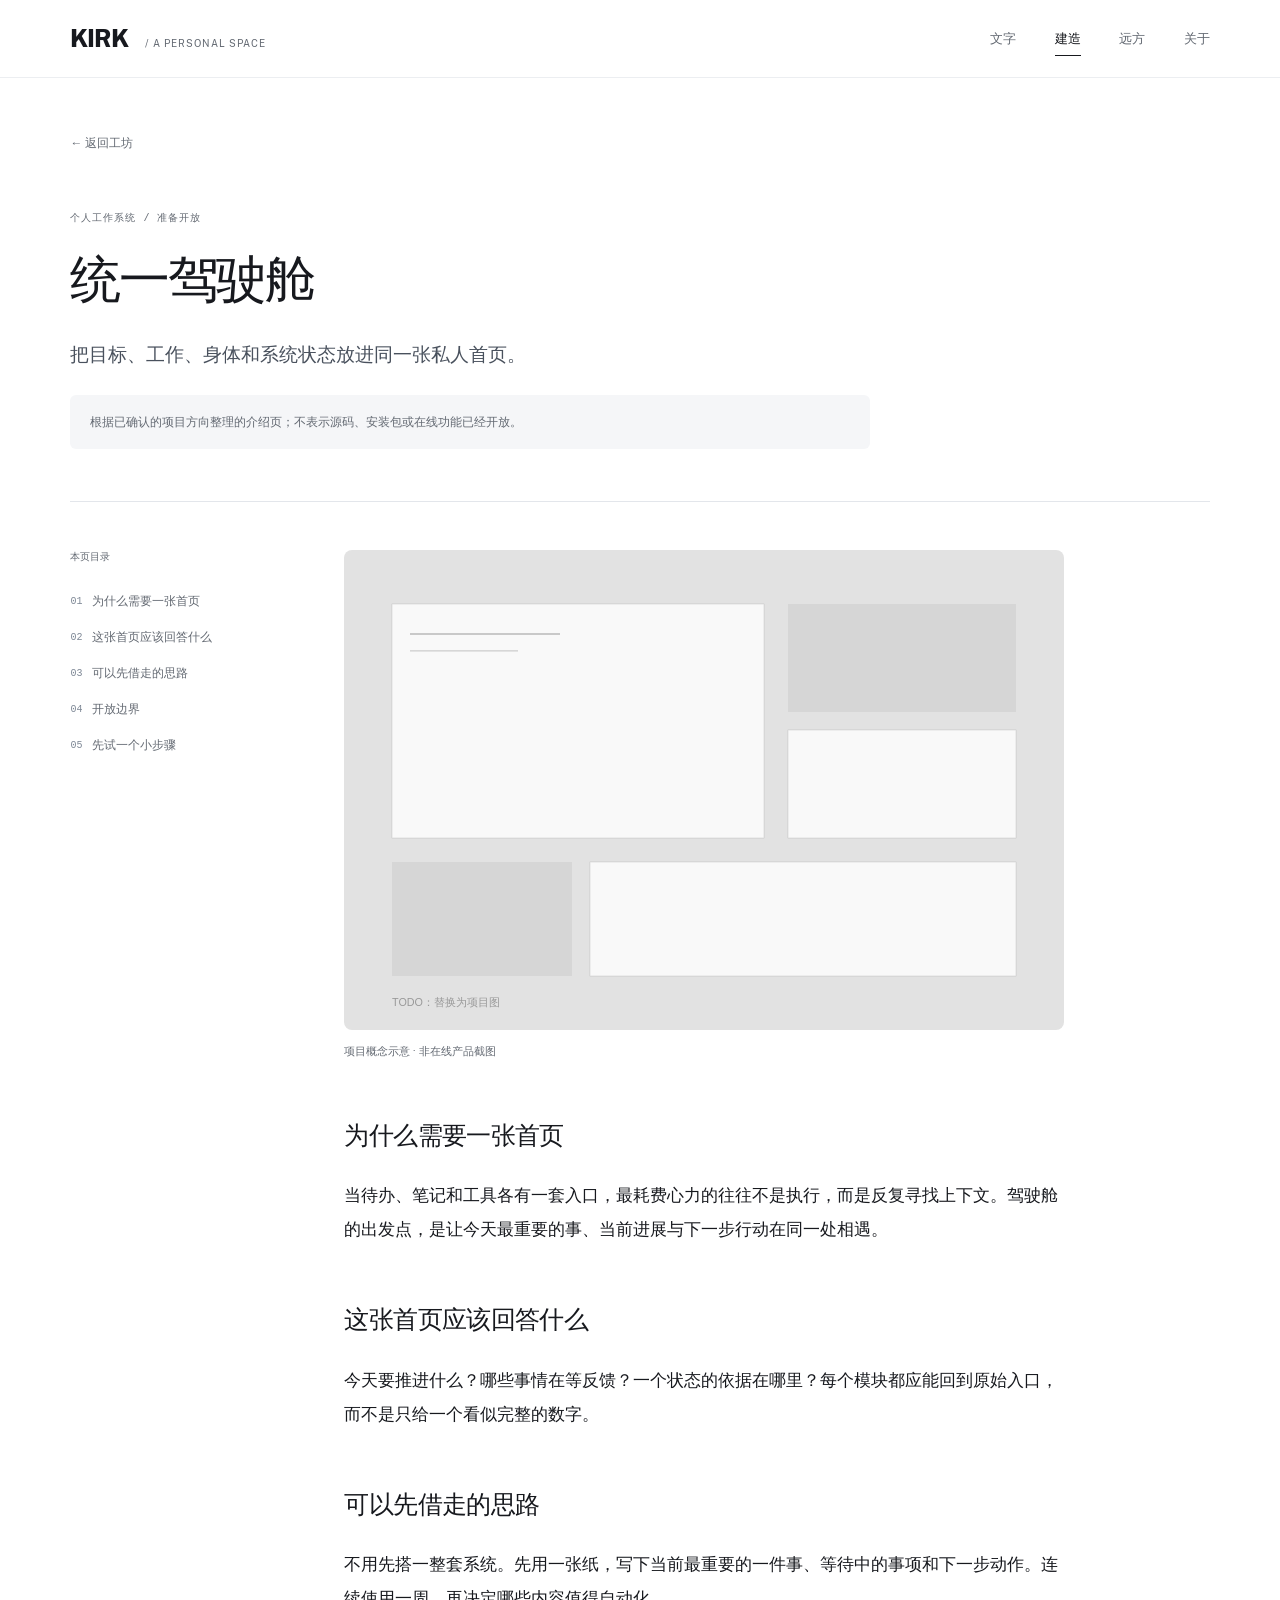
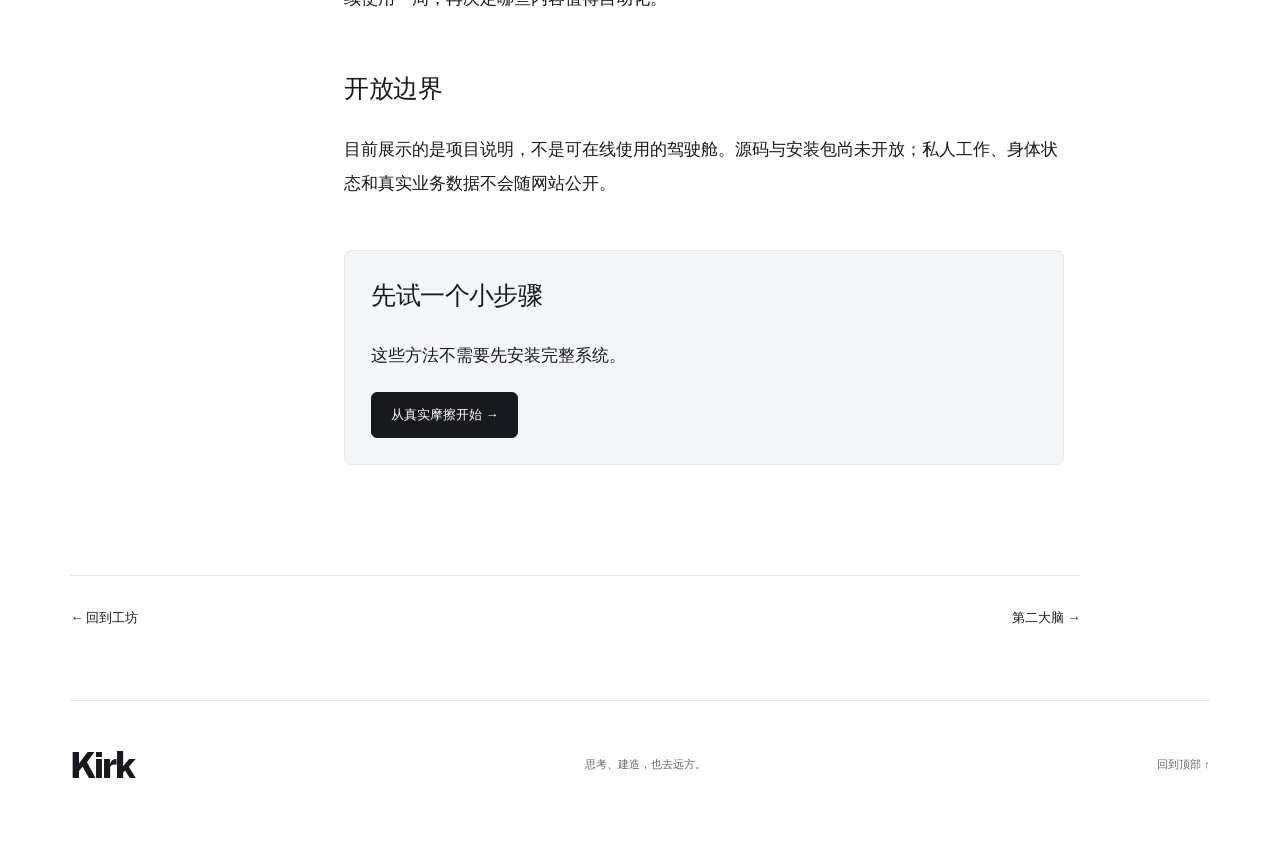
<file: pages/cockpit.html>
<!doctype html><html lang="zh-Hans"><head><meta charset="utf-8"><meta name="viewport" content="width=device-width,initial-scale=1"><meta name="theme-color" content="#ffffff"><meta name="description" content="Kirk 的个人书房：文字、系统与远行。"><title>统一驾驶舱 · Kirk</title><link rel="icon" href="../assets/favicon.svg" type="image/svg+xml"><link rel="preload" href="../assets/fonts/PublicSans-ExtraBold.woff2" as="font" type="font/woff2" crossorigin><link rel="stylesheet" href="../styles.css?v=595f188951b5"></head><body data-section="workshop"><a class="skip-link" href="#main">跳到正文</a><header class="masthead"><a class="wordmark" href="../index.html" aria-label="Kirk，返回首页">KIRK<span class="wordmark-note"> / A PERSONAL SPACE</span></a><nav class="site-nav" aria-label="页面章节"><ul><li><a href="../index.html#writing">文字</a></li><li><a href="../index.html#workshop">建造</a></li><li><a href="../index.html#travel">远方</a></li><li><a href="../index.html#about">关于</a></li></ul></nav></header><div class="reading-progress" aria-hidden="true"></div><main id="main" class="detail-main"><a class="back-link" href="../index.html#workshop">← 返回工坊</a><header class="detail-header"><p class="section-kicker">个人工作系统 / 准备开放</p><h1>统一驾驶舱</h1><p class="detail-intro">把目标、工作、身体和系统状态放进同一张私人首页。</p><p class="source-note">根据已确认的项目方向整理的介绍页；不表示源码、安装包或在线功能已经开放。</p></header><div class="reading-layout"><aside class="toc" aria-label="本页目录"><p>本页目录</p><a href="#part-1"><span>01</span>为什么需要一张首页</a><a href="#part-2"><span>02</span>这张首页应该回答什么</a><a href="#part-3"><span>03</span>可以先借走的思路</a><a href="#part-4"><span>04</span>开放边界</a><a href="#try-it"><span>05</span>先试一个小步骤</a></aside><article class="prose"><figure class="detail-image"><img src="../assets/project-cockpit.svg" alt="统一驾驶舱概念示意图" decoding="async" width="1200" height="800"><figcaption>项目概念示意 · 非在线产品截图</figcaption></figure><h2 id="part-1">为什么需要一张首页</h2><p>当待办、笔记和工具各有一套入口，最耗费心力的往往不是执行，而是反复寻找上下文。驾驶舱的出发点，是让今天最重要的事、当前进展与下一步行动在同一处相遇。</p><h2 id="part-2">这张首页应该回答什么</h2><p>今天要推进什么？哪些事情在等反馈？一个状态的依据在哪里？每个模块都应能回到原始入口，而不是只给一个看似完整的数字。</p><h2 id="part-3">可以先借走的思路</h2><p>不用先搭一整套系统。先用一张纸，写下当前最重要的一件事、等待中的事项和下一步动作。连续使用一周，再决定哪些内容值得自动化。</p><h2 id="part-4">开放边界</h2><p>目前展示的是项目说明，不是可在线使用的驾驶舱。源码与安装包尚未开放；私人工作、身体状态和真实业务数据不会随网站公开。</p><div class="related-box"><h2 id="try-it">先试一个小步骤</h2><p>这些方法不需要先安装完整系统。</p><a class="button" href="start-with-friction.html">从真实摩擦开始 →</a></div></article></div><nav class="detail-bottom" aria-label="继续阅读"><a href="../index.html#workshop">← 回到工坊</a><a href="second-brain.html">第二大脑 →</a></nav></main><footer class="site-footer"><a href="../index.html" class="footer-name">Kirk</a><p>思考、建造，也去远方。</p><a class="back-top" href="#main">回到顶部 ↑</a></footer><script src="../script.js?v=d8c4e8d4521d"></script></body></html>
</file>
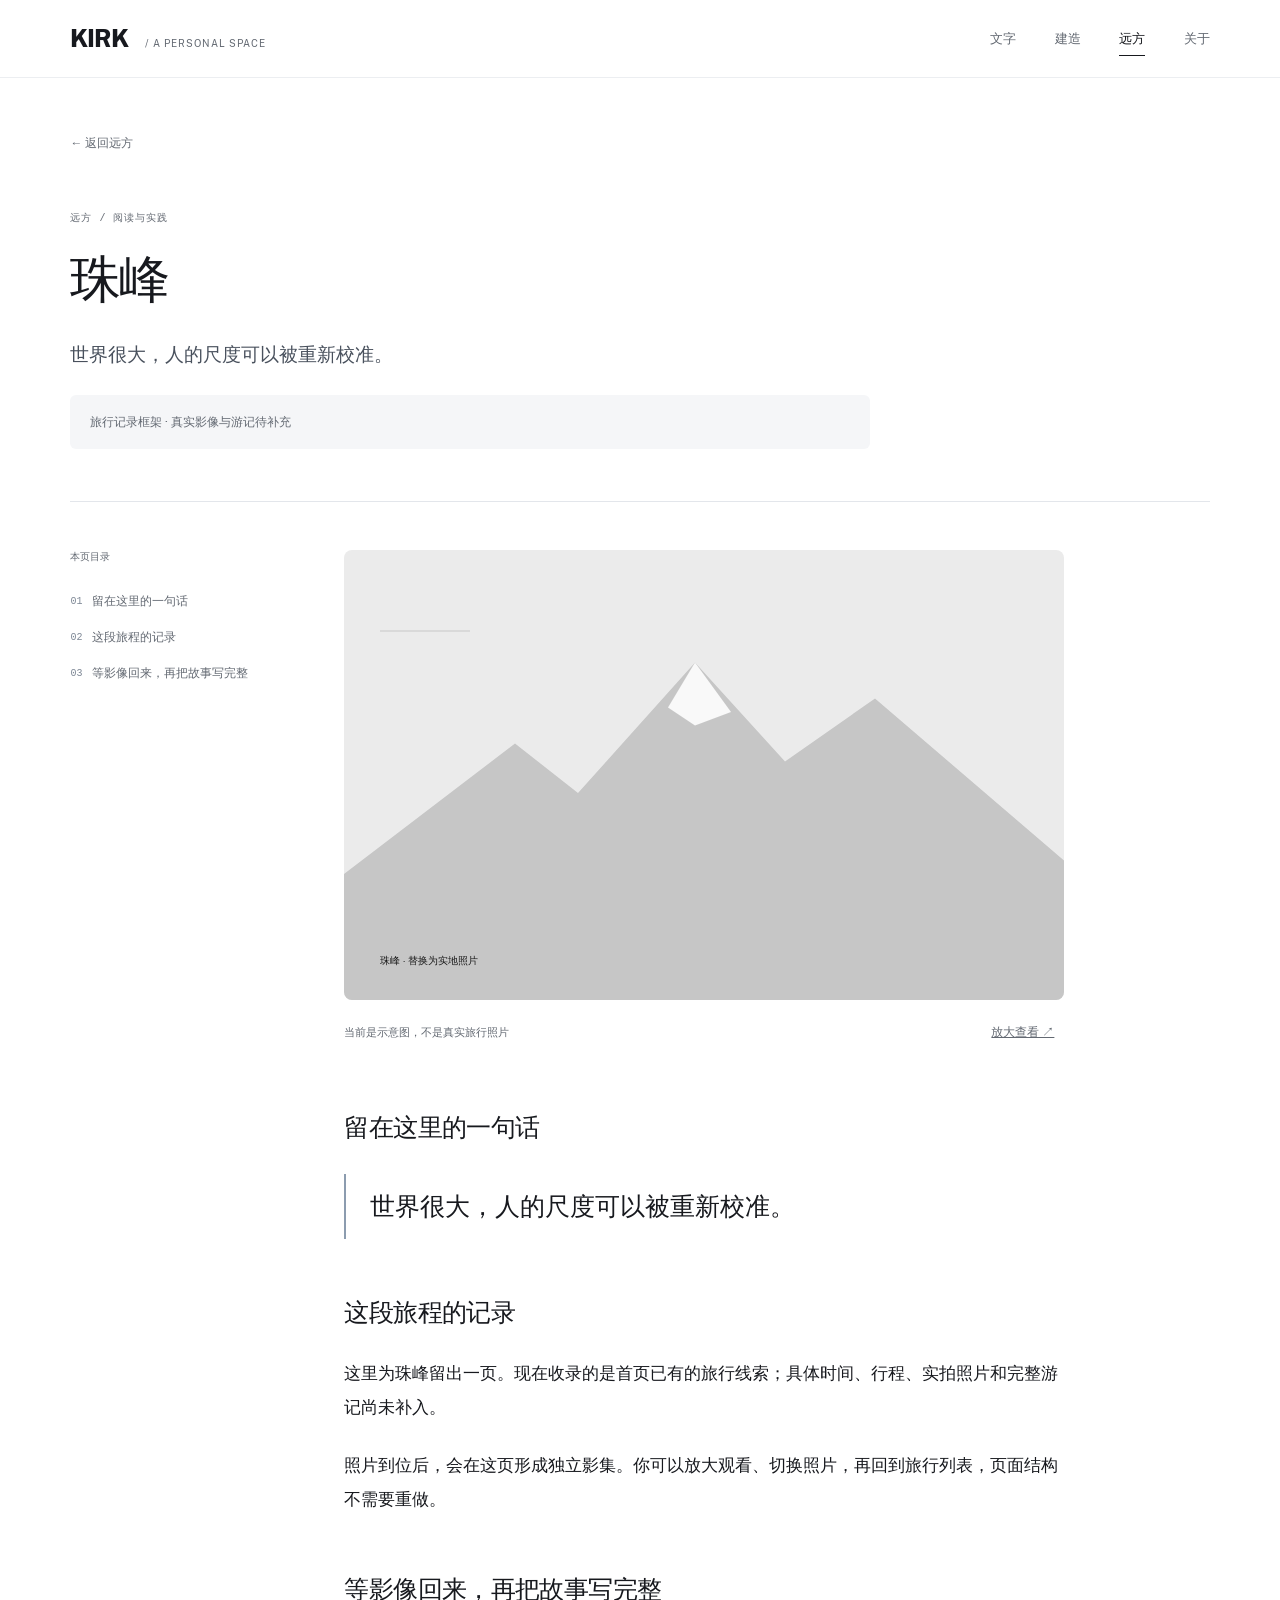
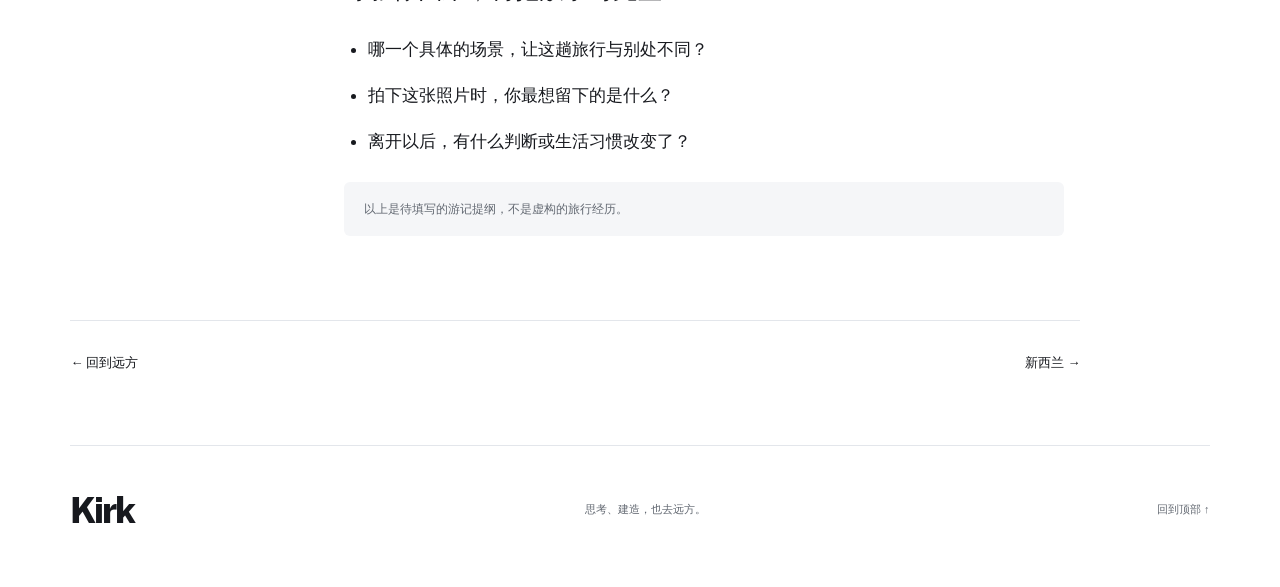
<file: pages/everest.html>
<!doctype html><html lang="zh-Hans"><head><meta charset="utf-8"><meta name="viewport" content="width=device-width,initial-scale=1"><meta name="theme-color" content="#ffffff"><meta name="description" content="Kirk 的个人书房：文字、系统与远行。"><title>珠峰 · Kirk</title><link rel="icon" href="../assets/favicon.svg" type="image/svg+xml"><link rel="preload" href="../assets/fonts/PublicSans-ExtraBold.woff2" as="font" type="font/woff2" crossorigin><link rel="stylesheet" href="../styles.css?v=595f188951b5"></head><body data-section="travel"><a class="skip-link" href="#main">跳到正文</a><header class="masthead"><a class="wordmark" href="../index.html" aria-label="Kirk，返回首页">KIRK<span class="wordmark-note"> / A PERSONAL SPACE</span></a><nav class="site-nav" aria-label="页面章节"><ul><li><a href="../index.html#writing">文字</a></li><li><a href="../index.html#workshop">建造</a></li><li><a href="../index.html#travel">远方</a></li><li><a href="../index.html#about">关于</a></li></ul></nav></header><div class="reading-progress" aria-hidden="true"></div><main id="main" class="detail-main"><a class="back-link" href="../index.html#travel">← 返回远方</a><header class="detail-header"><p class="section-kicker">远方 / 阅读与实践</p><h1>珠峰</h1><p class="detail-intro">世界很大，人的尺度可以被重新校准。</p><p class="source-note">旅行记录框架 · 真实影像与游记待补充</p></header><div class="reading-layout"><aside class="toc" aria-label="本页目录"><p>本页目录</p><a href="#note"><span>01</span>留在这里的一句话</a><a href="#record"><span>02</span>这段旅程的记录</a><a href="#questions"><span>03</span>等影像回来，再把故事写完整</a></aside><article class="prose"><figure class="detail-image"><img src="../assets/travel-everest.svg" alt="珠峰示意图，等待替换为实拍照片" decoding="async" width="1600" height="1000"><figcaption>当前是示意图，不是真实旅行照片<button class="zoom-button" data-lightbox="0" hidden>放大查看 ↗</button></figcaption></figure><h2 id="note">留在这里的一句话</h2><blockquote>世界很大，人的尺度可以被重新校准。</blockquote><h2 id="record">这段旅程的记录</h2><p>这里为珠峰留出一页。现在收录的是首页已有的旅行线索；具体时间、行程、实拍照片和完整游记尚未补入。</p><p>照片到位后，会在这页形成独立影集。你可以放大观看、切换照片，再回到旅行列表，页面结构不需要重做。</p><h2 id="questions">等影像回来，再把故事写完整</h2><ul><li>哪一个具体的场景，让这趟旅行与别处不同？</li><li>拍下这张照片时，你最想留下的是什么？</li><li>离开以后，有什么判断或生活习惯改变了？</li></ul><p class="source-note">以上是待填写的游记提纲，不是虚构的旅行经历。</p><div class="photo-grid"></div><div id="gallery-data" hidden><img src="../assets/travel-everest.svg" alt="珠峰示意图，等待替换为实拍照片" decoding="async" loading="lazy"></div><dialog class="lightbox" aria-label="旅行影像查看器"><div class="lightbox-toolbar"><span class="lightbox-counter"></span><button data-close aria-label="关闭影像查看器">关闭 ×</button></div><img class="lightbox-image" alt=""><div class="lightbox-toolbar"><button data-photo-step="-1" aria-label="上一张照片">← 上一张</button><p class="lightbox-caption"></p><button data-photo-step="1" aria-label="下一张照片">下一张 →</button></div></dialog></article></div><nav class="detail-bottom" aria-label="继续阅读"><a href="../index.html#travel">← 回到远方</a><a href="new-zealand.html">新西兰 →</a></nav></main><footer class="site-footer"><a href="../index.html" class="footer-name">Kirk</a><p>思考、建造，也去远方。</p><a class="back-top" href="#main">回到顶部 ↑</a></footer><script src="../script.js?v=d8c4e8d4521d"></script></body></html>
</file>
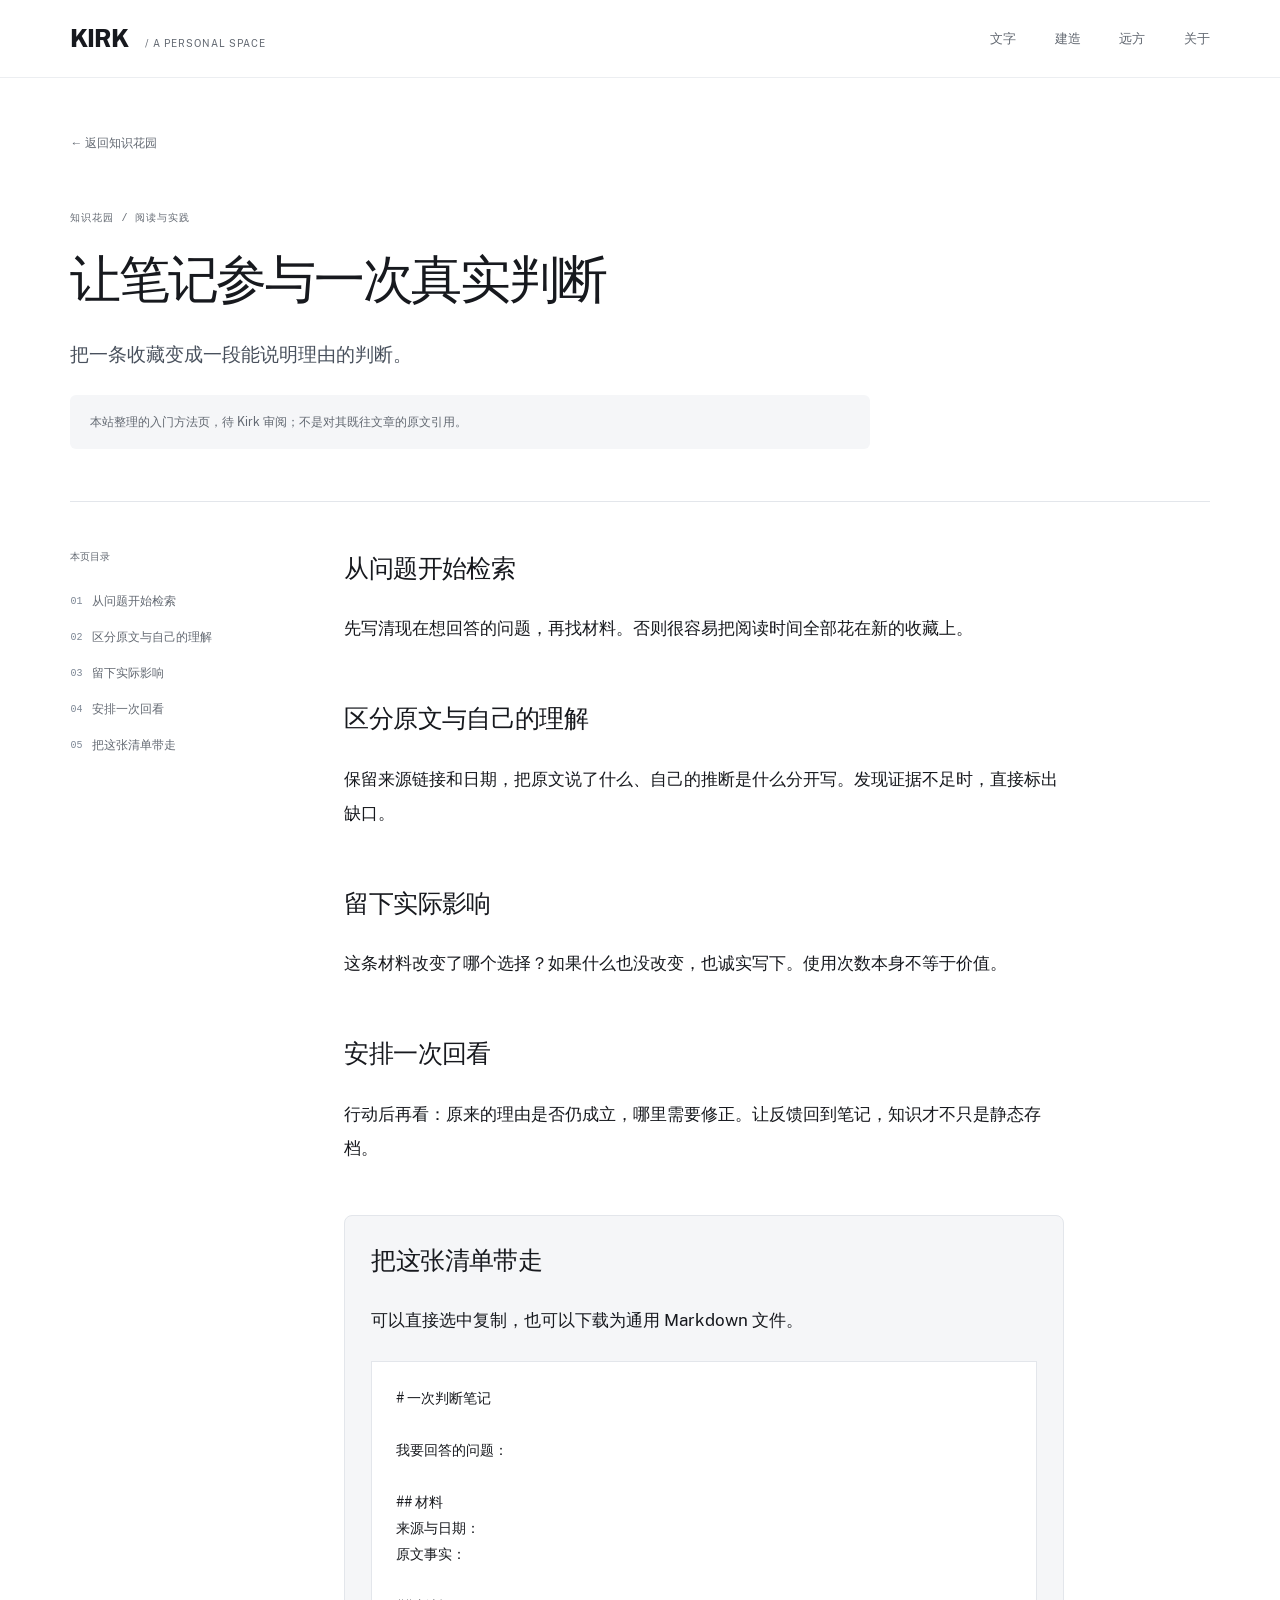
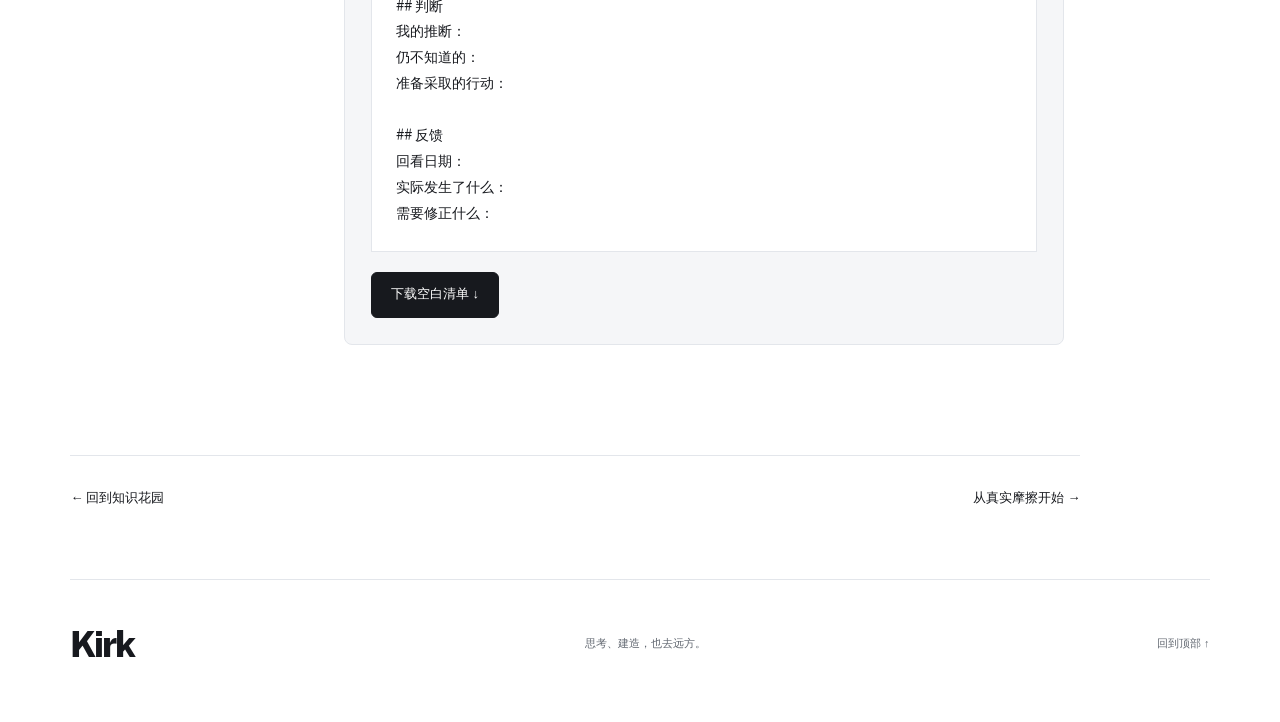
<file: pages/knowledge-to-decision.html>
<!doctype html><html lang="zh-Hans"><head><meta charset="utf-8"><meta name="viewport" content="width=device-width,initial-scale=1"><meta name="theme-color" content="#ffffff"><meta name="description" content="Kirk 的个人书房：文字、系统与远行。"><title>让笔记参与一次真实判断 · Kirk</title><link rel="icon" href="../assets/favicon.svg" type="image/svg+xml"><link rel="preload" href="../assets/fonts/PublicSans-ExtraBold.woff2" as="font" type="font/woff2" crossorigin><link rel="stylesheet" href="../styles.css?v=595f188951b5"></head><body data-section="garden"><a class="skip-link" href="#main">跳到正文</a><header class="masthead"><a class="wordmark" href="../index.html" aria-label="Kirk，返回首页">KIRK<span class="wordmark-note"> / A PERSONAL SPACE</span></a><nav class="site-nav" aria-label="页面章节"><ul><li><a href="../index.html#writing">文字</a></li><li><a href="../index.html#workshop">建造</a></li><li><a href="../index.html#travel">远方</a></li><li><a href="../index.html#about">关于</a></li></ul></nav></header><div class="reading-progress" aria-hidden="true"></div><main id="main" class="detail-main"><a class="back-link" href="../index.html#garden">← 返回知识花园</a><header class="detail-header"><p class="section-kicker">知识花园 / 阅读与实践</p><h1>让笔记参与一次真实判断</h1><p class="detail-intro">把一条收藏变成一段能说明理由的判断。</p><p class="source-note">本站整理的入门方法页，待 Kirk 审阅；不是对其既往文章的原文引用。</p></header><div class="reading-layout"><aside class="toc" aria-label="本页目录"><p>本页目录</p><a href="#part-1"><span>01</span>从问题开始检索</a><a href="#part-2"><span>02</span>区分原文与自己的理解</a><a href="#part-3"><span>03</span>留下实际影响</a><a href="#part-4"><span>04</span>安排一次回看</a><a href="#template"><span>05</span>把这张清单带走</a></aside><article class="prose"><h2 id="part-1">从问题开始检索</h2><p>先写清现在想回答的问题，再找材料。否则很容易把阅读时间全部花在新的收藏上。</p><h2 id="part-2">区分原文与自己的理解</h2><p>保留来源链接和日期，把原文说了什么、自己的推断是什么分开写。发现证据不足时，直接标出缺口。</p><h2 id="part-3">留下实际影响</h2><p>这条材料改变了哪个选择？如果什么也没改变，也诚实写下。使用次数本身不等于价值。</p><h2 id="part-4">安排一次回看</h2><p>行动后再看：原来的理由是否仍成立，哪里需要修正。让反馈回到笔记，知识才不只是静态存档。</p><div class="template-box"><h2 id="template">把这张清单带走</h2><p>可以直接选中复制，也可以下载为通用 Markdown 文件。</p><pre># 一次判断笔记

我要回答的问题：

## 材料
来源与日期：
原文事实：

## 判断
我的推断：
仍不知道的：
准备采取的行动：

## 反馈
回看日期：
实际发生了什么：
需要修正什么：
</pre><a class="button" href="../downloads/decision-note.md" download>下载空白清单 ↓</a></div></article></div><nav class="detail-bottom" aria-label="继续阅读"><a href="../index.html#garden">← 回到知识花园</a><a href="start-with-friction.html">从真实摩擦开始 →</a></nav></main><footer class="site-footer"><a href="../index.html" class="footer-name">Kirk</a><p>思考、建造，也去远方。</p><a class="back-top" href="#main">回到顶部 ↑</a></footer><script src="../script.js?v=d8c4e8d4521d"></script></body></html>
</file>
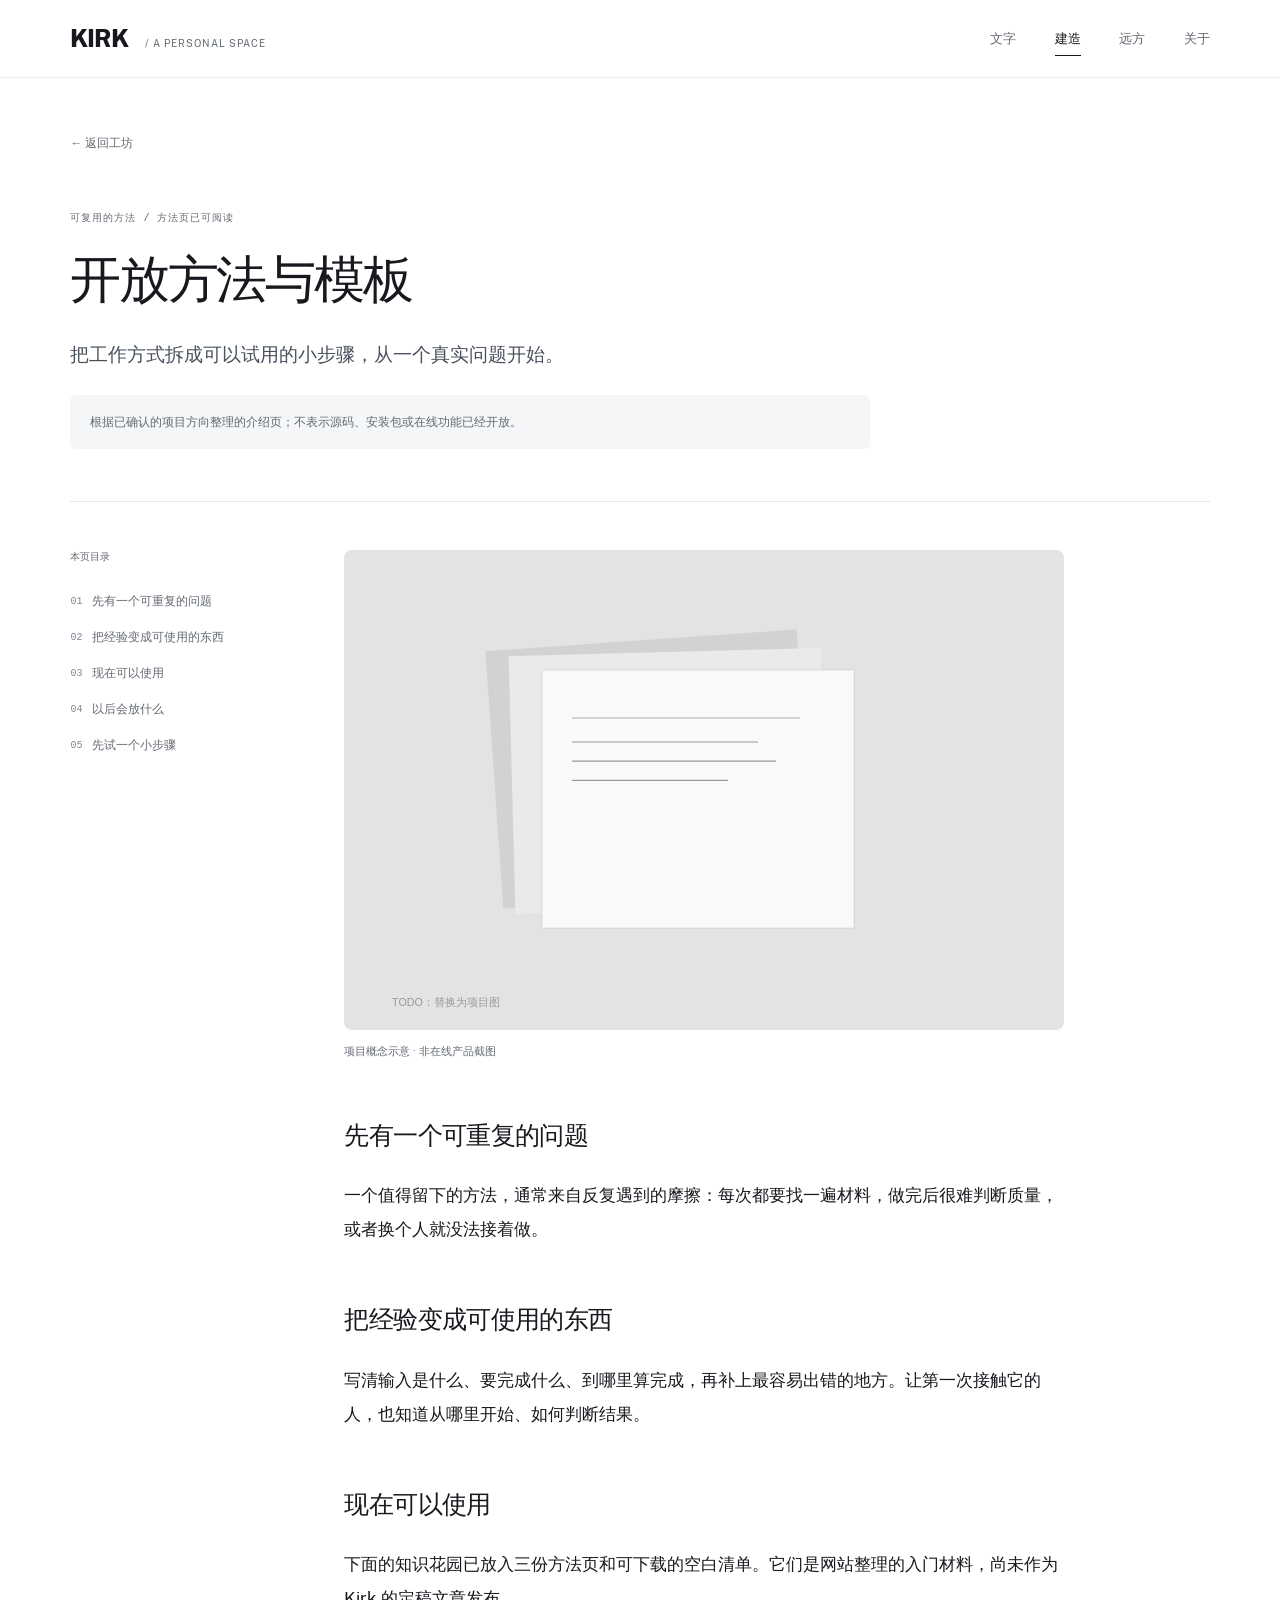
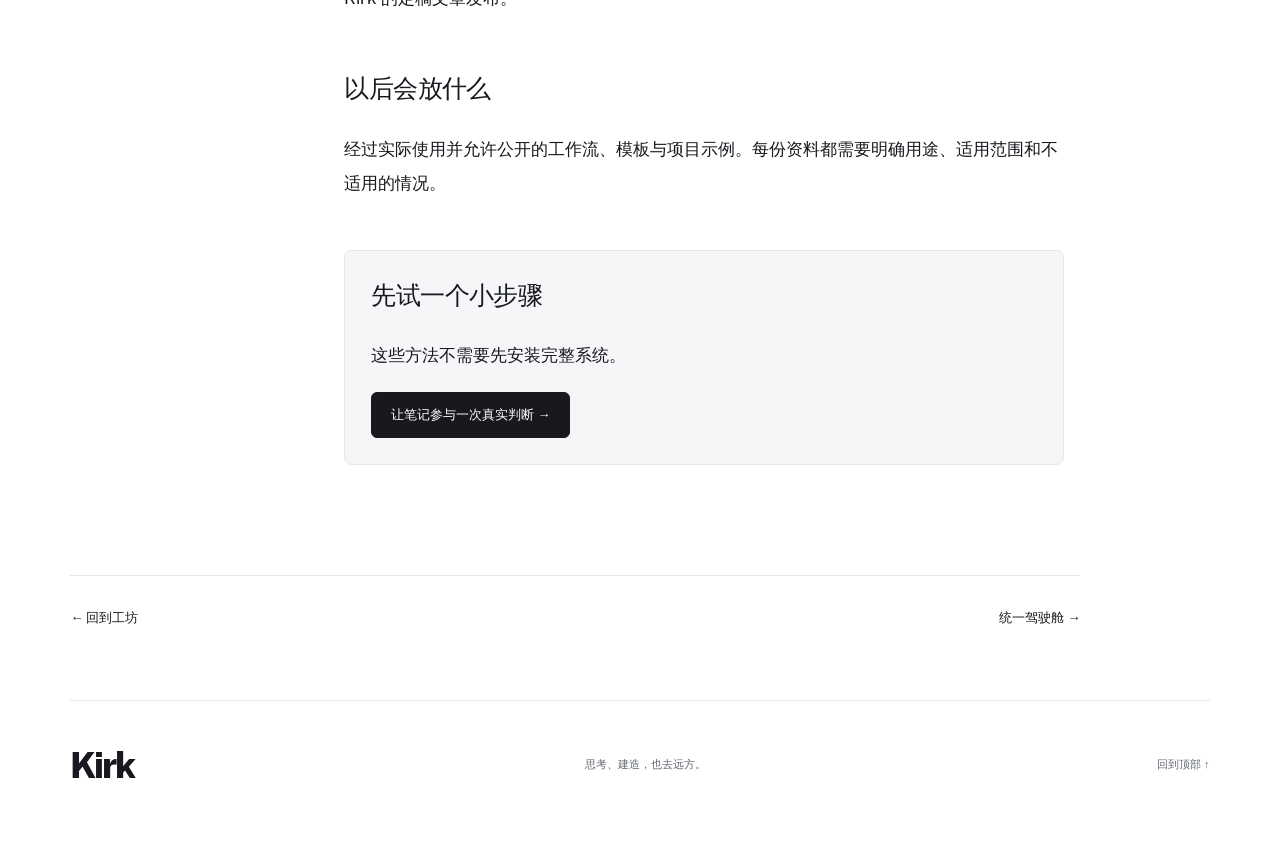
<file: pages/methods.html>
<!doctype html><html lang="zh-Hans"><head><meta charset="utf-8"><meta name="viewport" content="width=device-width,initial-scale=1"><meta name="theme-color" content="#ffffff"><meta name="description" content="Kirk 的个人书房：文字、系统与远行。"><title>开放方法与模板 · Kirk</title><link rel="icon" href="../assets/favicon.svg" type="image/svg+xml"><link rel="preload" href="../assets/fonts/PublicSans-ExtraBold.woff2" as="font" type="font/woff2" crossorigin><link rel="stylesheet" href="../styles.css?v=595f188951b5"></head><body data-section="workshop"><a class="skip-link" href="#main">跳到正文</a><header class="masthead"><a class="wordmark" href="../index.html" aria-label="Kirk，返回首页">KIRK<span class="wordmark-note"> / A PERSONAL SPACE</span></a><nav class="site-nav" aria-label="页面章节"><ul><li><a href="../index.html#writing">文字</a></li><li><a href="../index.html#workshop">建造</a></li><li><a href="../index.html#travel">远方</a></li><li><a href="../index.html#about">关于</a></li></ul></nav></header><div class="reading-progress" aria-hidden="true"></div><main id="main" class="detail-main"><a class="back-link" href="../index.html#workshop">← 返回工坊</a><header class="detail-header"><p class="section-kicker">可复用的方法 / 方法页已可阅读</p><h1>开放方法与模板</h1><p class="detail-intro">把工作方式拆成可以试用的小步骤，从一个真实问题开始。</p><p class="source-note">根据已确认的项目方向整理的介绍页；不表示源码、安装包或在线功能已经开放。</p></header><div class="reading-layout"><aside class="toc" aria-label="本页目录"><p>本页目录</p><a href="#part-1"><span>01</span>先有一个可重复的问题</a><a href="#part-2"><span>02</span>把经验变成可使用的东西</a><a href="#part-3"><span>03</span>现在可以使用</a><a href="#part-4"><span>04</span>以后会放什么</a><a href="#try-it"><span>05</span>先试一个小步骤</a></aside><article class="prose"><figure class="detail-image"><img src="../assets/project-methods.svg" alt="开放方法与模板概念示意图" decoding="async" width="1200" height="800"><figcaption>项目概念示意 · 非在线产品截图</figcaption></figure><h2 id="part-1">先有一个可重复的问题</h2><p>一个值得留下的方法，通常来自反复遇到的摩擦：每次都要找一遍材料，做完后很难判断质量，或者换个人就没法接着做。</p><h2 id="part-2">把经验变成可使用的东西</h2><p>写清输入是什么、要完成什么、到哪里算完成，再补上最容易出错的地方。让第一次接触它的人，也知道从哪里开始、如何判断结果。</p><h2 id="part-3">现在可以使用</h2><p>下面的知识花园已放入三份方法页和可下载的空白清单。它们是网站整理的入门材料，尚未作为 Kirk 的定稿文章发布。</p><h2 id="part-4">以后会放什么</h2><p>经过实际使用并允许公开的工作流、模板与项目示例。每份资料都需要明确用途、适用范围和不适用的情况。</p><div class="related-box"><h2 id="try-it">先试一个小步骤</h2><p>这些方法不需要先安装完整系统。</p><a class="button" href="knowledge-to-decision.html">让笔记参与一次真实判断 →</a></div></article></div><nav class="detail-bottom" aria-label="继续阅读"><a href="../index.html#workshop">← 回到工坊</a><a href="cockpit.html">统一驾驶舱 →</a></nav></main><footer class="site-footer"><a href="../index.html" class="footer-name">Kirk</a><p>思考、建造，也去远方。</p><a class="back-top" href="#main">回到顶部 ↑</a></footer><script src="../script.js?v=d8c4e8d4521d"></script></body></html>
</file>
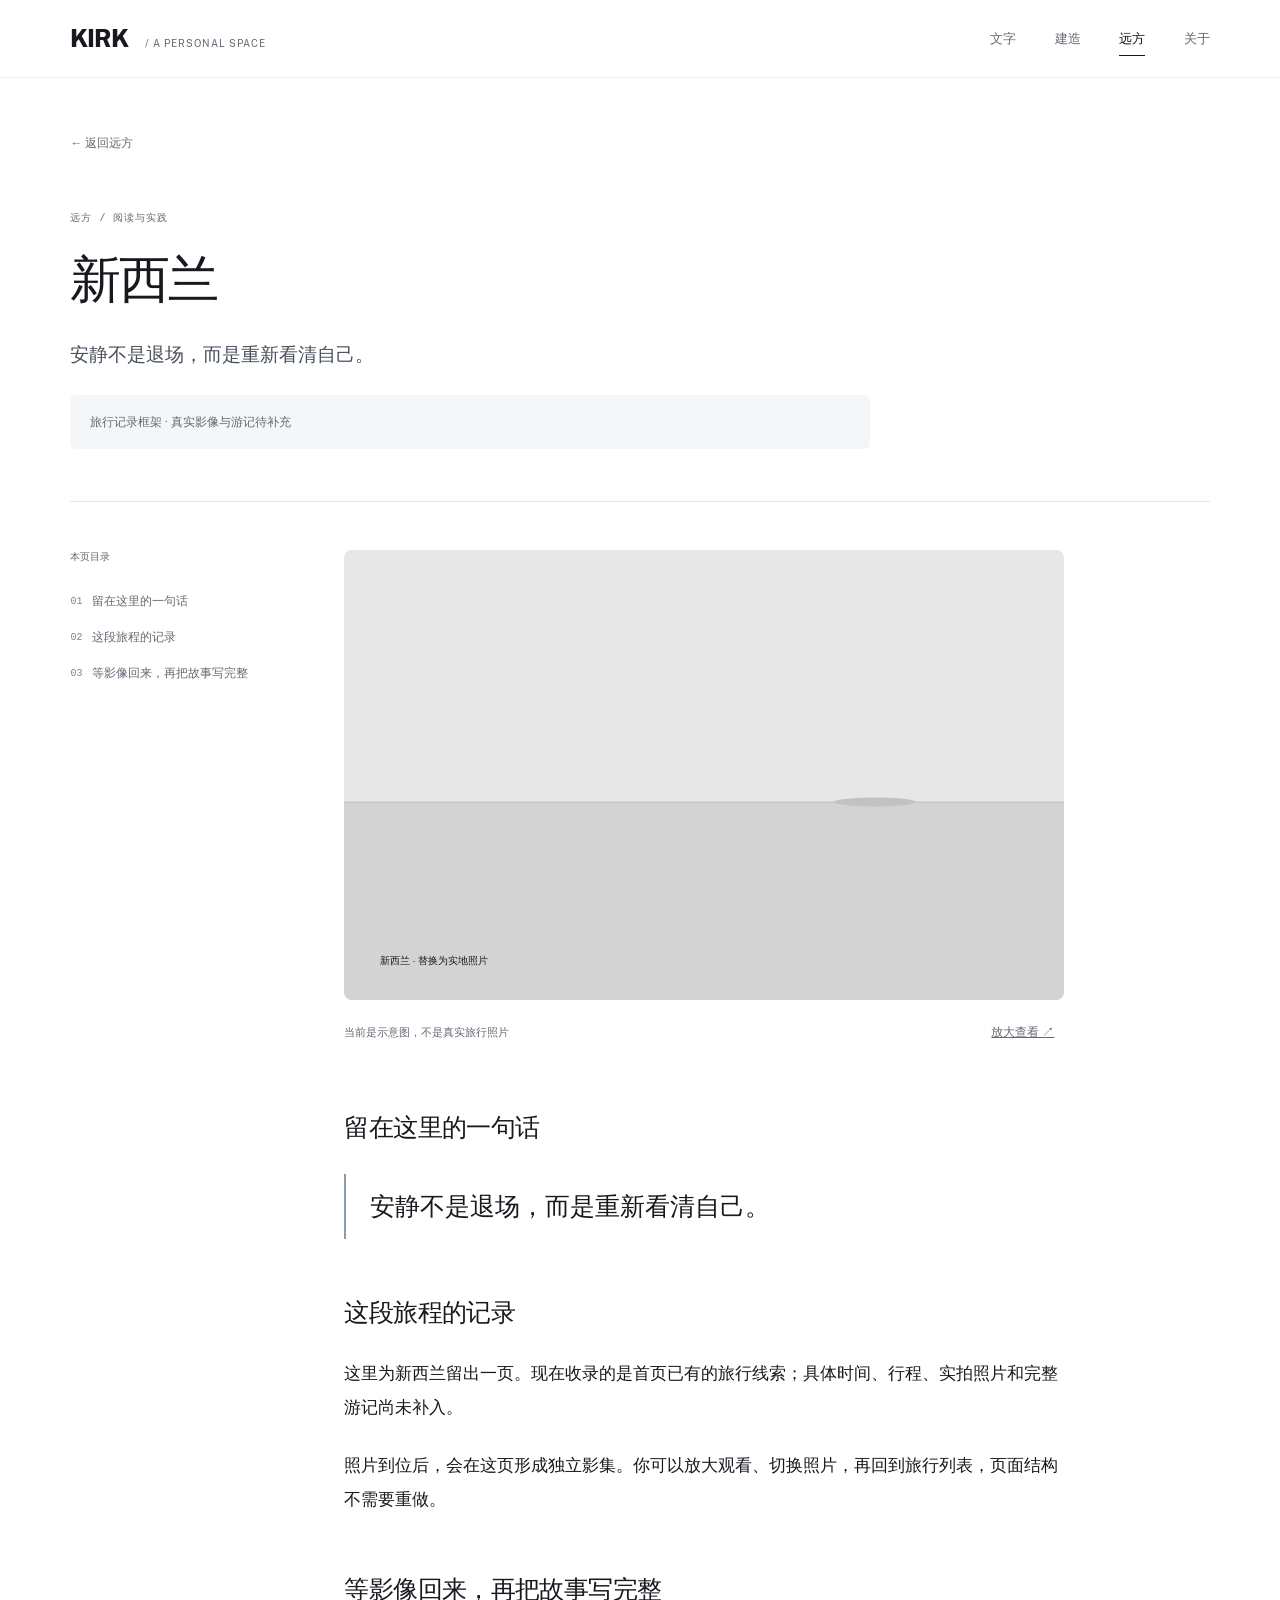
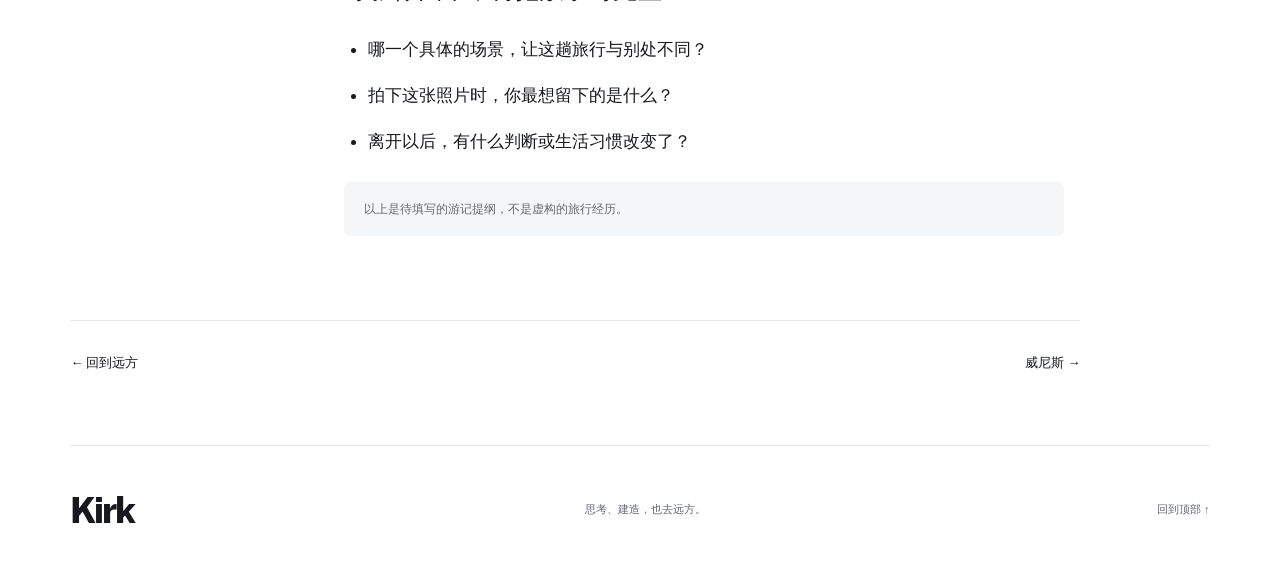
<file: pages/new-zealand.html>
<!doctype html><html lang="zh-Hans"><head><meta charset="utf-8"><meta name="viewport" content="width=device-width,initial-scale=1"><meta name="theme-color" content="#ffffff"><meta name="description" content="Kirk 的个人书房：文字、系统与远行。"><title>新西兰 · Kirk</title><link rel="icon" href="../assets/favicon.svg" type="image/svg+xml"><link rel="preload" href="../assets/fonts/PublicSans-ExtraBold.woff2" as="font" type="font/woff2" crossorigin><link rel="stylesheet" href="../styles.css?v=595f188951b5"></head><body data-section="travel"><a class="skip-link" href="#main">跳到正文</a><header class="masthead"><a class="wordmark" href="../index.html" aria-label="Kirk，返回首页">KIRK<span class="wordmark-note"> / A PERSONAL SPACE</span></a><nav class="site-nav" aria-label="页面章节"><ul><li><a href="../index.html#writing">文字</a></li><li><a href="../index.html#workshop">建造</a></li><li><a href="../index.html#travel">远方</a></li><li><a href="../index.html#about">关于</a></li></ul></nav></header><div class="reading-progress" aria-hidden="true"></div><main id="main" class="detail-main"><a class="back-link" href="../index.html#travel">← 返回远方</a><header class="detail-header"><p class="section-kicker">远方 / 阅读与实践</p><h1>新西兰</h1><p class="detail-intro">安静不是退场，而是重新看清自己。</p><p class="source-note">旅行记录框架 · 真实影像与游记待补充</p></header><div class="reading-layout"><aside class="toc" aria-label="本页目录"><p>本页目录</p><a href="#note"><span>01</span>留在这里的一句话</a><a href="#record"><span>02</span>这段旅程的记录</a><a href="#questions"><span>03</span>等影像回来，再把故事写完整</a></aside><article class="prose"><figure class="detail-image"><img src="../assets/travel-newzealand.svg" alt="新西兰示意图，等待替换为实拍照片" decoding="async" width="1600" height="1000"><figcaption>当前是示意图，不是真实旅行照片<button class="zoom-button" data-lightbox="0" hidden>放大查看 ↗</button></figcaption></figure><h2 id="note">留在这里的一句话</h2><blockquote>安静不是退场，而是重新看清自己。</blockquote><h2 id="record">这段旅程的记录</h2><p>这里为新西兰留出一页。现在收录的是首页已有的旅行线索；具体时间、行程、实拍照片和完整游记尚未补入。</p><p>照片到位后，会在这页形成独立影集。你可以放大观看、切换照片，再回到旅行列表，页面结构不需要重做。</p><h2 id="questions">等影像回来，再把故事写完整</h2><ul><li>哪一个具体的场景，让这趟旅行与别处不同？</li><li>拍下这张照片时，你最想留下的是什么？</li><li>离开以后，有什么判断或生活习惯改变了？</li></ul><p class="source-note">以上是待填写的游记提纲，不是虚构的旅行经历。</p><div class="photo-grid"></div><div id="gallery-data" hidden><img src="../assets/travel-newzealand.svg" alt="新西兰示意图，等待替换为实拍照片" decoding="async" loading="lazy"></div><dialog class="lightbox" aria-label="旅行影像查看器"><div class="lightbox-toolbar"><span class="lightbox-counter"></span><button data-close aria-label="关闭影像查看器">关闭 ×</button></div><img class="lightbox-image" alt=""><div class="lightbox-toolbar"><button data-photo-step="-1" aria-label="上一张照片">← 上一张</button><p class="lightbox-caption"></p><button data-photo-step="1" aria-label="下一张照片">下一张 →</button></div></dialog></article></div><nav class="detail-bottom" aria-label="继续阅读"><a href="../index.html#travel">← 回到远方</a><a href="venice.html">威尼斯 →</a></nav></main><footer class="site-footer"><a href="../index.html" class="footer-name">Kirk</a><p>思考、建造，也去远方。</p><a class="back-top" href="#main">回到顶部 ↑</a></footer><script src="../script.js?v=d8c4e8d4521d"></script></body></html>
</file>
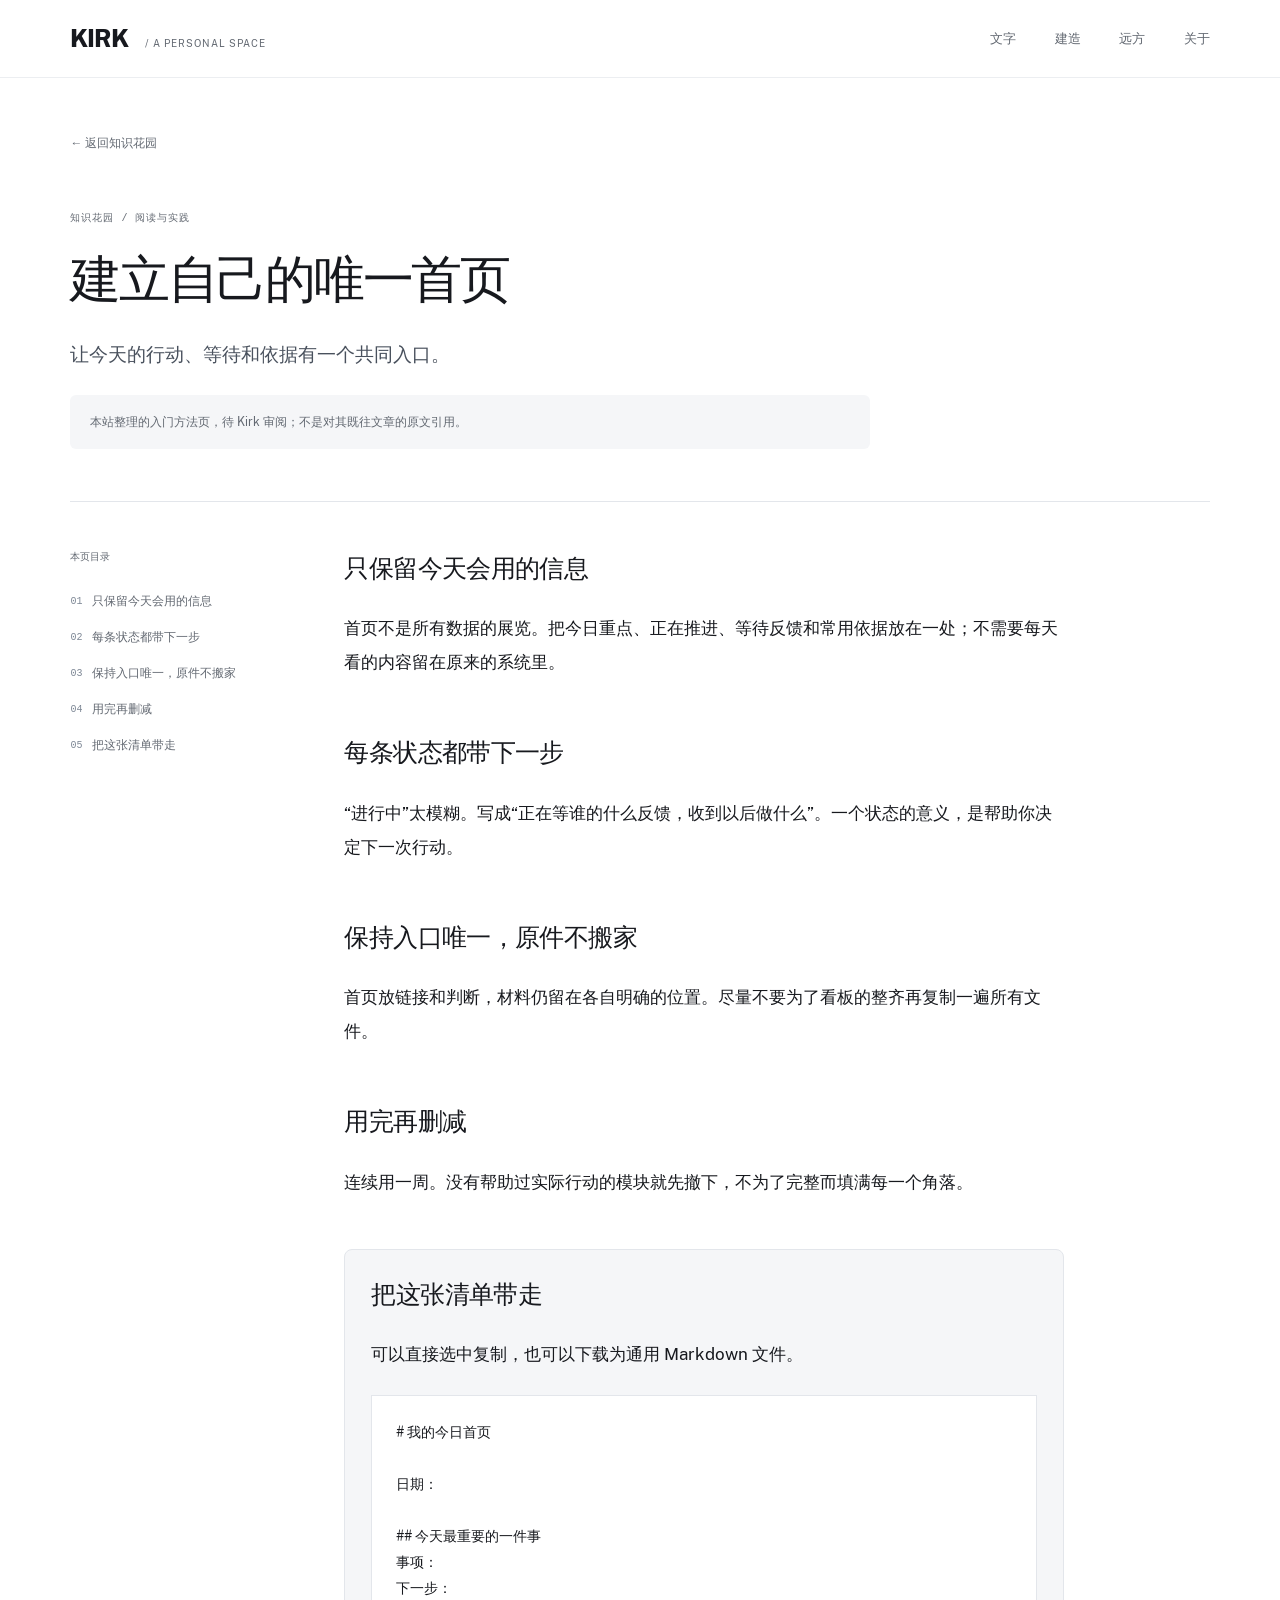
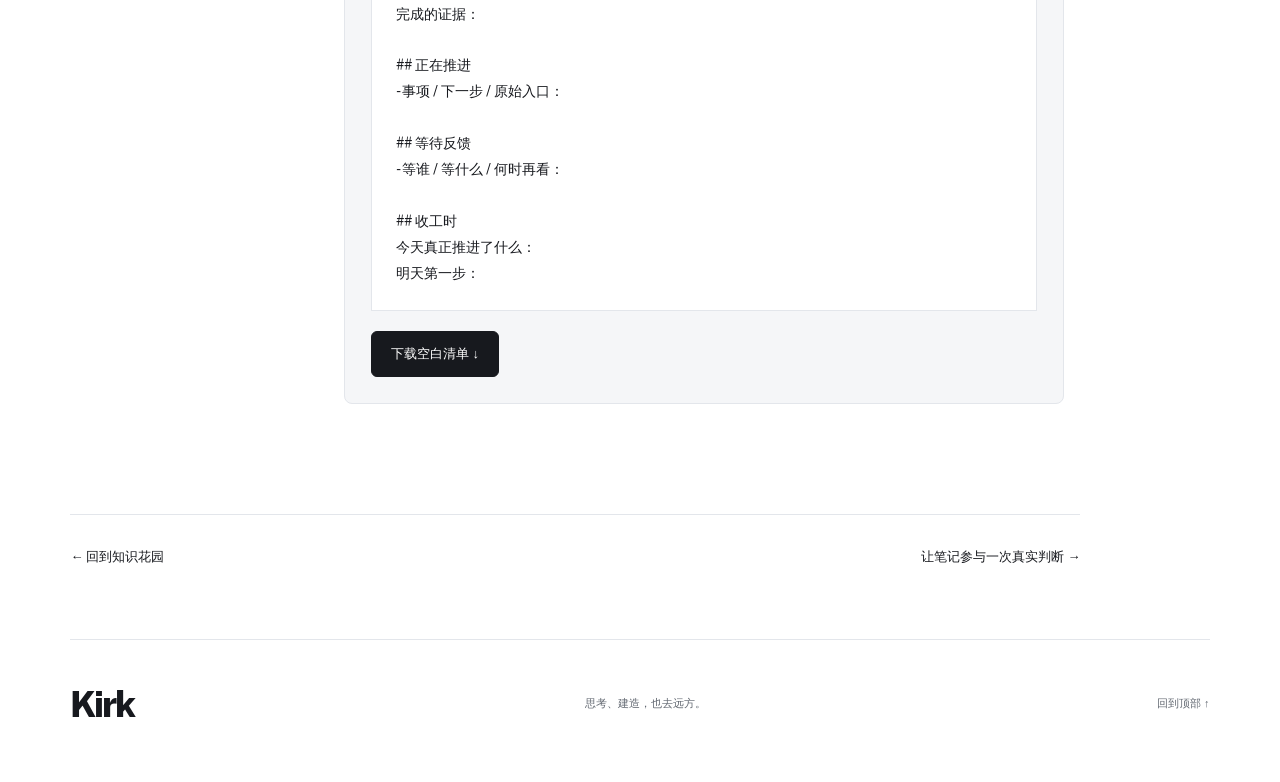
<file: pages/one-homepage.html>
<!doctype html><html lang="zh-Hans"><head><meta charset="utf-8"><meta name="viewport" content="width=device-width,initial-scale=1"><meta name="theme-color" content="#ffffff"><meta name="description" content="Kirk 的个人书房：文字、系统与远行。"><title>建立自己的唯一首页 · Kirk</title><link rel="icon" href="../assets/favicon.svg" type="image/svg+xml"><link rel="preload" href="../assets/fonts/PublicSans-ExtraBold.woff2" as="font" type="font/woff2" crossorigin><link rel="stylesheet" href="../styles.css?v=595f188951b5"></head><body data-section="garden"><a class="skip-link" href="#main">跳到正文</a><header class="masthead"><a class="wordmark" href="../index.html" aria-label="Kirk，返回首页">KIRK<span class="wordmark-note"> / A PERSONAL SPACE</span></a><nav class="site-nav" aria-label="页面章节"><ul><li><a href="../index.html#writing">文字</a></li><li><a href="../index.html#workshop">建造</a></li><li><a href="../index.html#travel">远方</a></li><li><a href="../index.html#about">关于</a></li></ul></nav></header><div class="reading-progress" aria-hidden="true"></div><main id="main" class="detail-main"><a class="back-link" href="../index.html#garden">← 返回知识花园</a><header class="detail-header"><p class="section-kicker">知识花园 / 阅读与实践</p><h1>建立自己的唯一首页</h1><p class="detail-intro">让今天的行动、等待和依据有一个共同入口。</p><p class="source-note">本站整理的入门方法页，待 Kirk 审阅；不是对其既往文章的原文引用。</p></header><div class="reading-layout"><aside class="toc" aria-label="本页目录"><p>本页目录</p><a href="#part-1"><span>01</span>只保留今天会用的信息</a><a href="#part-2"><span>02</span>每条状态都带下一步</a><a href="#part-3"><span>03</span>保持入口唯一，原件不搬家</a><a href="#part-4"><span>04</span>用完再删减</a><a href="#template"><span>05</span>把这张清单带走</a></aside><article class="prose"><h2 id="part-1">只保留今天会用的信息</h2><p>首页不是所有数据的展览。把今日重点、正在推进、等待反馈和常用依据放在一处；不需要每天看的内容留在原来的系统里。</p><h2 id="part-2">每条状态都带下一步</h2><p>“进行中”太模糊。写成“正在等谁的什么反馈，收到以后做什么”。一个状态的意义，是帮助你决定下一次行动。</p><h2 id="part-3">保持入口唯一，原件不搬家</h2><p>首页放链接和判断，材料仍留在各自明确的位置。尽量不要为了看板的整齐再复制一遍所有文件。</p><h2 id="part-4">用完再删减</h2><p>连续用一周。没有帮助过实际行动的模块就先撤下，不为了完整而填满每一个角落。</p><div class="template-box"><h2 id="template">把这张清单带走</h2><p>可以直接选中复制，也可以下载为通用 Markdown 文件。</p><pre># 我的今日首页

日期：

## 今天最重要的一件事
事项：
下一步：
完成的证据：

## 正在推进
- 事项 / 下一步 / 原始入口：

## 等待反馈
- 等谁 / 等什么 / 何时再看：

## 收工时
今天真正推进了什么：
明天第一步：
</pre><a class="button" href="../downloads/daily-homepage.md" download>下载空白清单 ↓</a></div></article></div><nav class="detail-bottom" aria-label="继续阅读"><a href="../index.html#garden">← 回到知识花园</a><a href="knowledge-to-decision.html">让笔记参与一次真实判断 →</a></nav></main><footer class="site-footer"><a href="../index.html" class="footer-name">Kirk</a><p>思考、建造，也去远方。</p><a class="back-top" href="#main">回到顶部 ↑</a></footer><script src="../script.js?v=d8c4e8d4521d"></script></body></html>
</file>
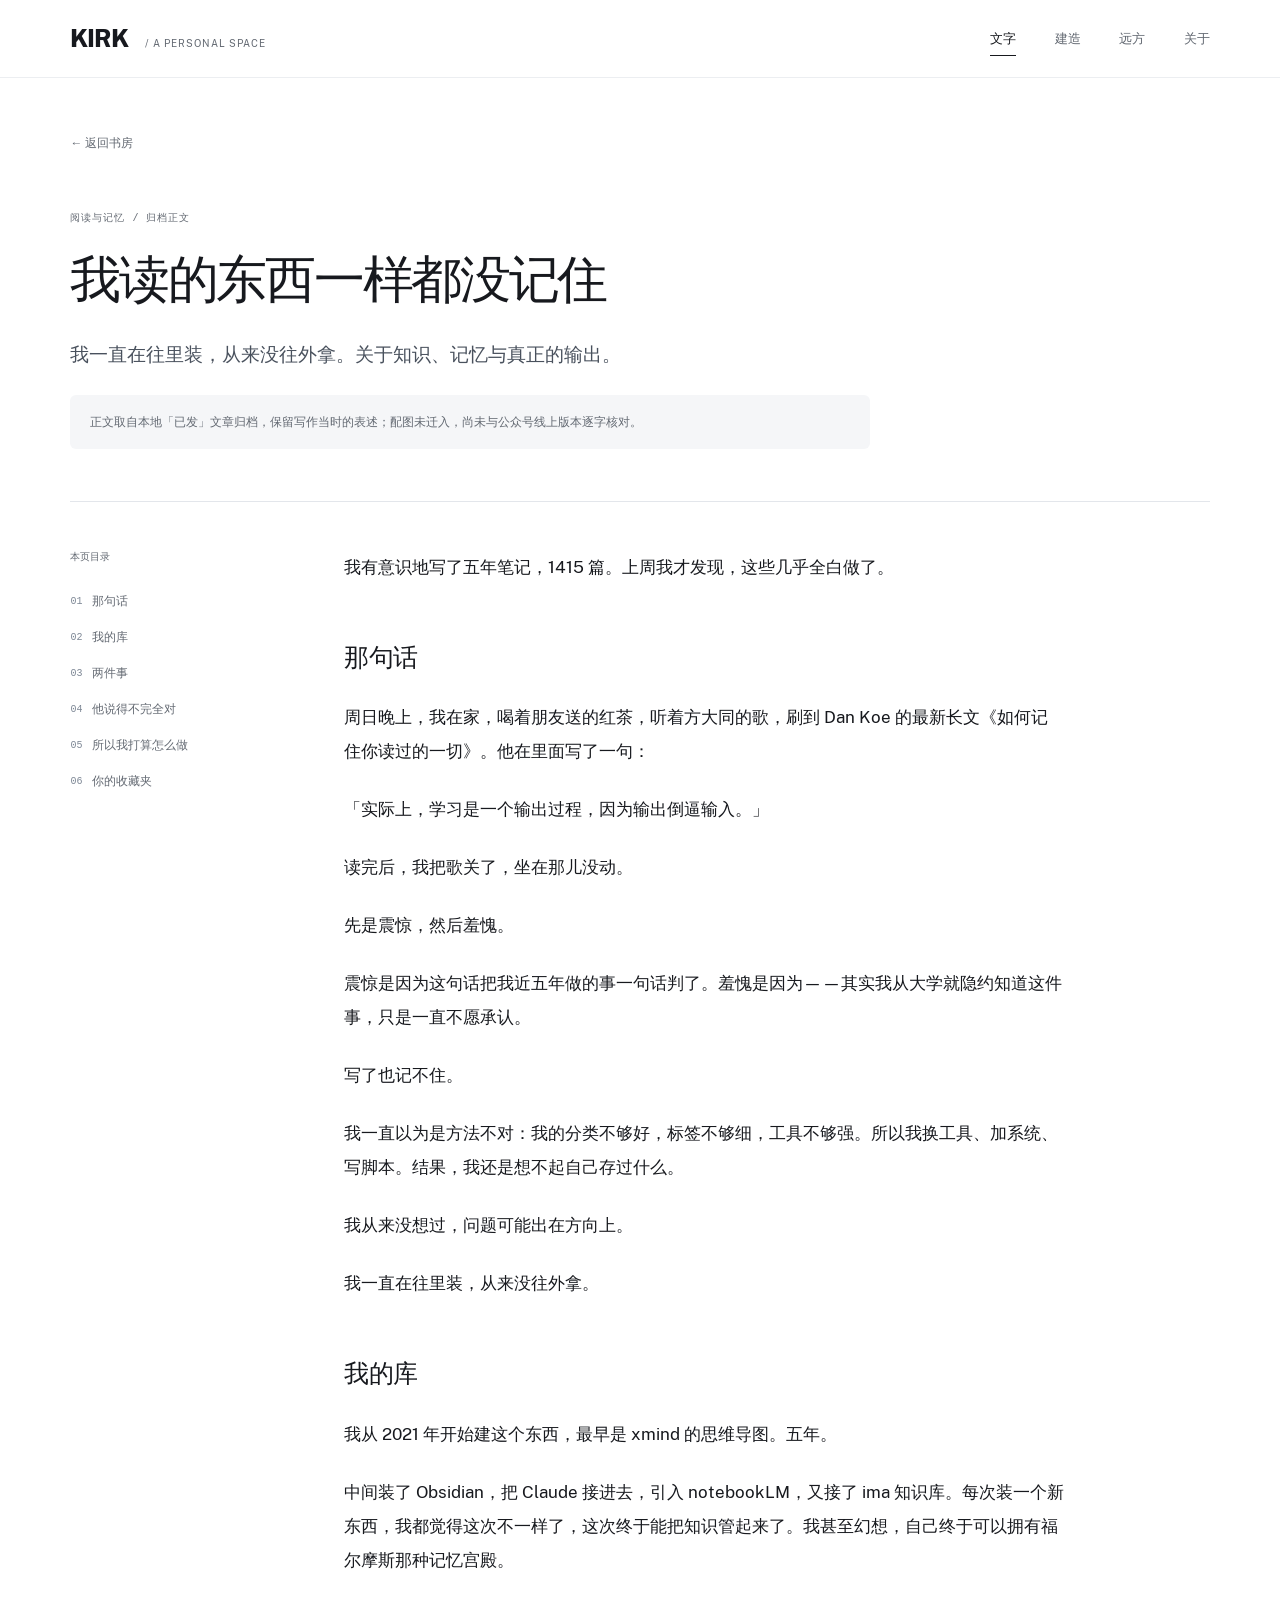
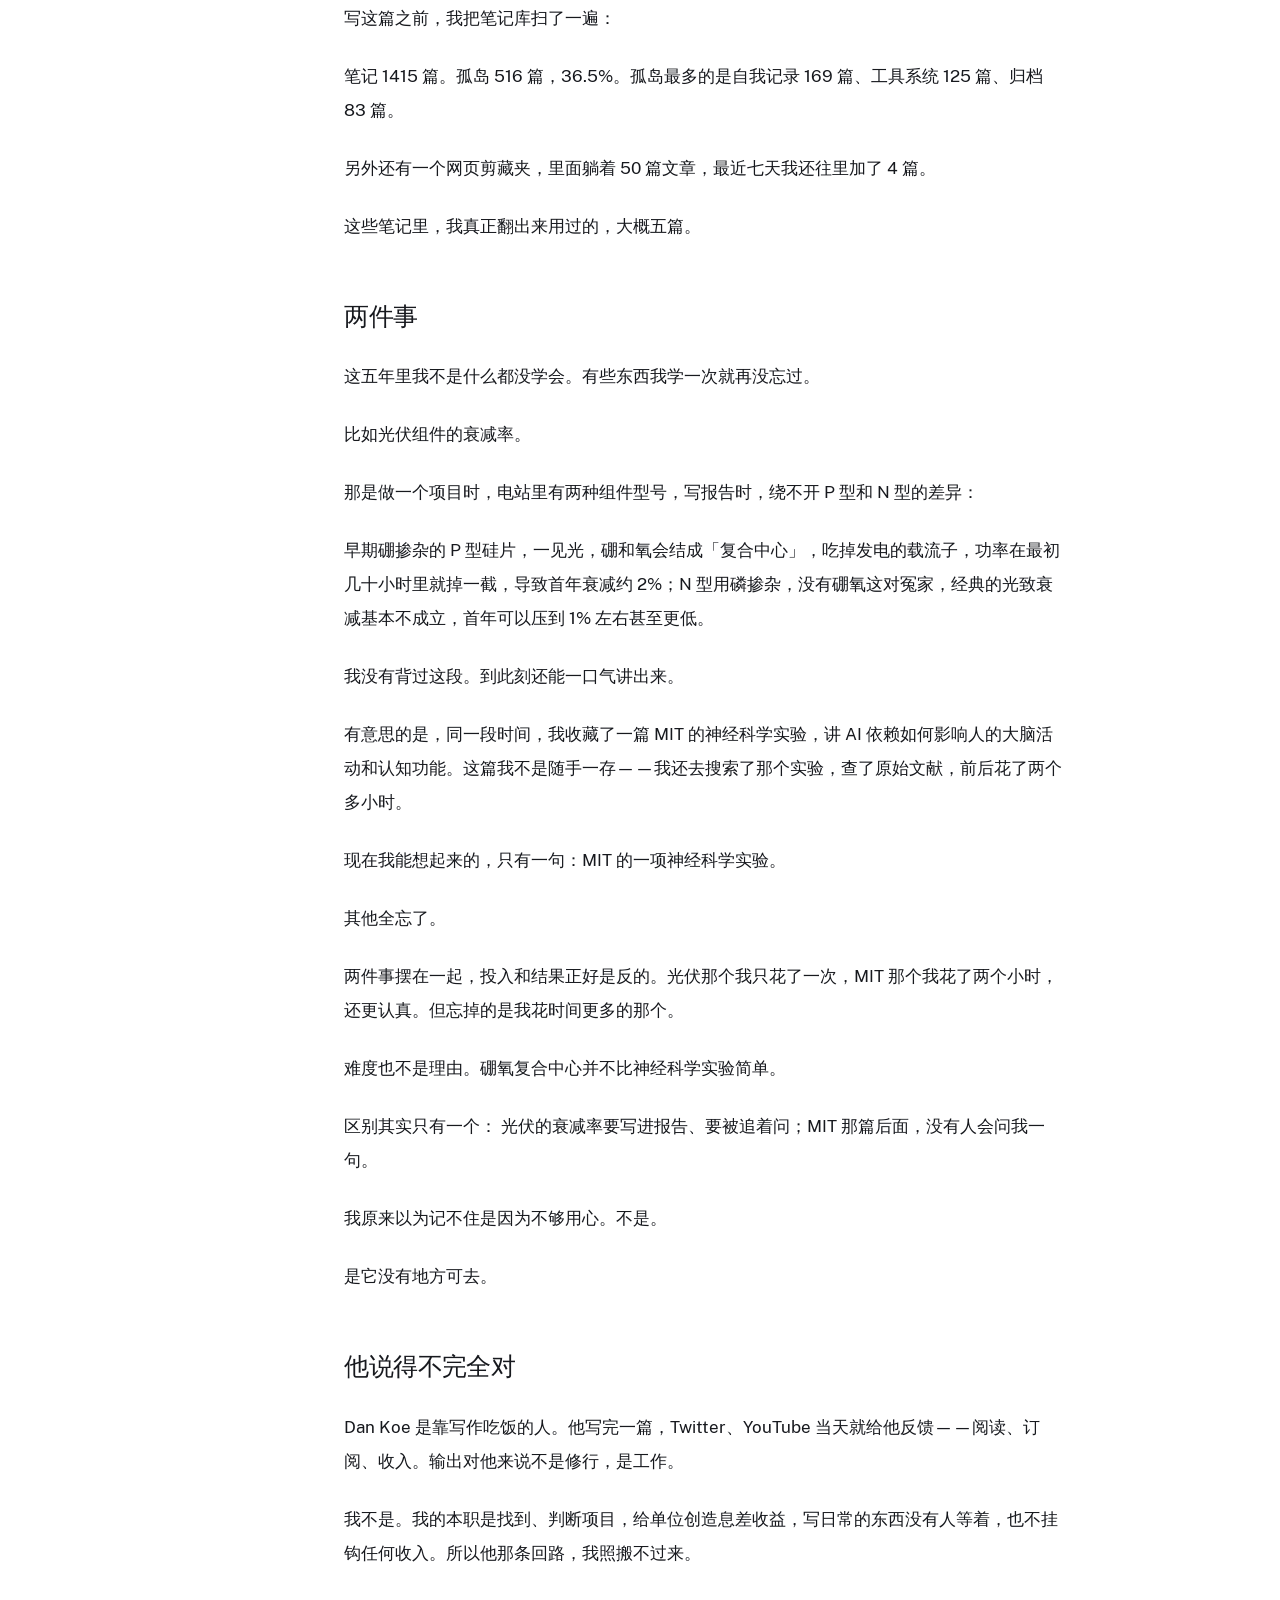
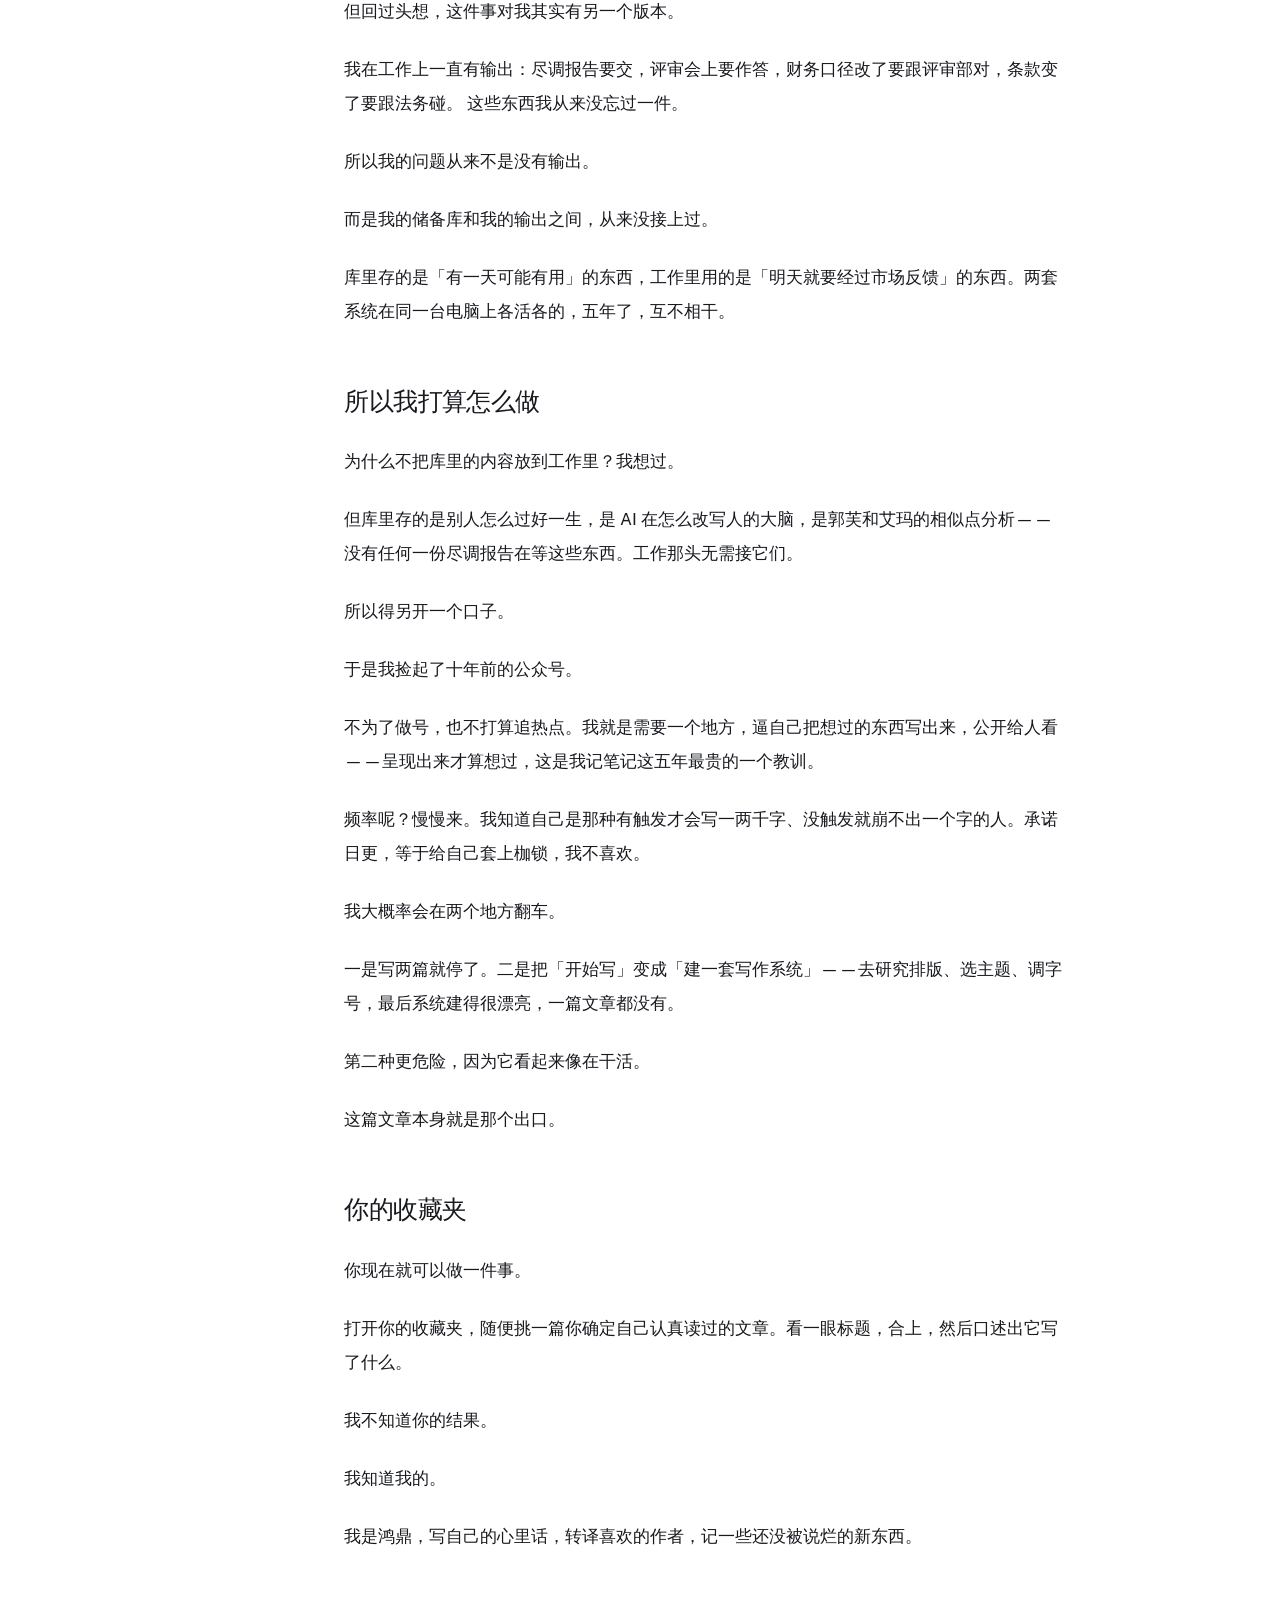
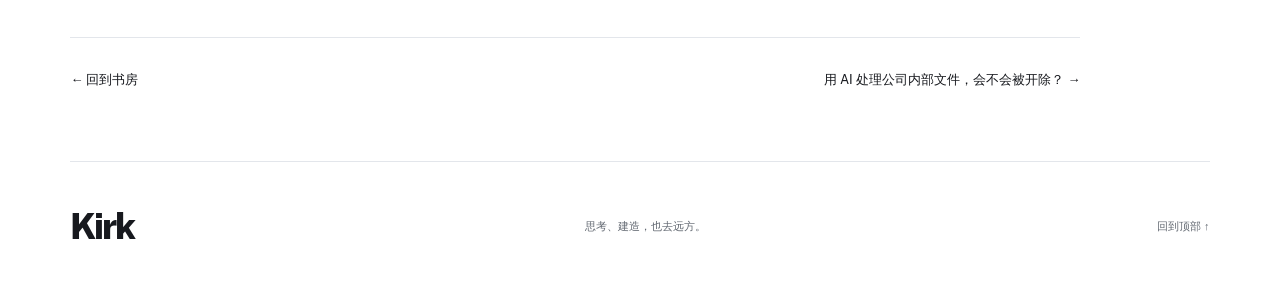
<file: pages/reading.html>
<!doctype html><html lang="zh-Hans"><head><meta charset="utf-8"><meta name="viewport" content="width=device-width,initial-scale=1"><meta name="theme-color" content="#ffffff"><meta name="description" content="Kirk 的个人书房：文字、系统与远行。"><title>我读的东西一样都没记住 · Kirk</title><link rel="icon" href="../assets/favicon.svg" type="image/svg+xml"><link rel="preload" href="../assets/fonts/PublicSans-ExtraBold.woff2" as="font" type="font/woff2" crossorigin><link rel="stylesheet" href="../styles.css?v=595f188951b5"></head><body data-section="writing"><a class="skip-link" href="#main">跳到正文</a><header class="masthead"><a class="wordmark" href="../index.html" aria-label="Kirk，返回首页">KIRK<span class="wordmark-note"> / A PERSONAL SPACE</span></a><nav class="site-nav" aria-label="页面章节"><ul><li><a href="../index.html#writing">文字</a></li><li><a href="../index.html#workshop">建造</a></li><li><a href="../index.html#travel">远方</a></li><li><a href="../index.html#about">关于</a></li></ul></nav></header><div class="reading-progress" aria-hidden="true"></div><main id="main" class="detail-main"><a class="back-link" href="../index.html#writing">← 返回书房</a><header class="detail-header"><p class="section-kicker">阅读与记忆 / 归档正文</p><h1>我读的东西一样都没记住</h1><p class="detail-intro">我一直在往里装，从来没往外拿。关于知识、记忆与真正的输出。</p><p class="source-note">正文取自本地「已发」文章归档，保留写作当时的表述；配图未迁入，尚未与公众号线上版本逐字核对。</p></header><div class="reading-layout"><aside class="toc" aria-label="本页目录"><p>本页目录</p><a href="#part-1"><span>01</span>那句话</a><a href="#part-2"><span>02</span>我的库</a><a href="#part-3"><span>03</span>两件事</a><a href="#part-4"><span>04</span>他说得不完全对</a><a href="#part-5"><span>05</span>所以我打算怎么做</a><a href="#part-6"><span>06</span>你的收藏夹</a></aside><article class="prose"><p>我有意识地写了五年笔记，1415 篇。上周我才发现，这些几乎全白做了。</p><h2 id="part-1">那句话</h2><p>周日晚上，我在家，喝着朋友送的红茶，听着方大同的歌，刷到 Dan Koe 的最新长文《如何记住你读过的一切》。他在里面写了一句：</p><p>「实际上，学习是一个输出过程，因为输出倒逼输入。」</p><p>读完后，我把歌关了，坐在那儿没动。</p><p>先是震惊，然后羞愧。</p><p>震惊是因为这句话把我近五年做的事一句话判了。羞愧是因为——其实我从大学就隐约知道这件事，只是一直不愿承认。</p><p>写了也记不住。</p><p>我一直以为是方法不对：我的分类不够好，标签不够细，工具不够强。所以我换工具、加系统、写脚本。结果，我还是想不起自己存过什么。</p><p>我从来没想过，问题可能出在方向上。</p><p>我一直在往里装，从来没往外拿。</p><h2 id="part-2">我的库</h2><p>我从 2021 年开始建这个东西，最早是 xmind 的思维导图。五年。</p><p>中间装了 Obsidian，把 Claude 接进去，引入 notebookLM，又接了 ima 知识库。每次装一个新东西，我都觉得这次不一样了，这次终于能把知识管起来了。我甚至幻想，自己终于可以拥有福尔摩斯那种记忆宫殿。</p><p>写这篇之前，我把笔记库扫了一遍：</p><p>笔记 1415 篇。孤岛 516 篇，36.5%。孤岛最多的是自我记录 169 篇、工具系统 125 篇、归档 83 篇。</p><p>另外还有一个网页剪藏夹，里面躺着 50 篇文章，最近七天我还往里加了 4 篇。</p><p>这些笔记里，我真正翻出来用过的，大概五篇。</p><h2 id="part-3">两件事</h2><p>这五年里我不是什么都没学会。有些东西我学一次就再没忘过。</p><p>比如光伏组件的衰减率。</p><p>那是做一个项目时，电站里有两种组件型号，写报告时，绕不开 P 型和 N 型的差异：</p><p>早期硼掺杂的 P 型硅片，一见光，硼和氧会结成「复合中心」，吃掉发电的载流子，功率在最初几十小时里就掉一截，导致首年衰减约 2%；N 型用磷掺杂，没有硼氧这对冤家，经典的光致衰减基本不成立，首年可以压到 1% 左右甚至更低。</p><p>我没有背过这段。到此刻还能一口气讲出来。</p><p>有意思的是，同一段时间，我收藏了一篇 MIT 的神经科学实验，讲 AI 依赖如何影响人的大脑活动和认知功能。这篇我不是随手一存——我还去搜索了那个实验，查了原始文献，前后花了两个多小时。</p><p>现在我能想起来的，只有一句：MIT 的一项神经科学实验。</p><p>其他全忘了。</p><p>两件事摆在一起，投入和结果正好是反的。光伏那个我只花了一次，MIT 那个我花了两个小时，还更认真。但忘掉的是我花时间更多的那个。</p><p>难度也不是理由。硼氧复合中心并不比神经科学实验简单。</p><p>区别其实只有一个： 光伏的衰减率要写进报告、要被追着问；MIT 那篇后面，没有人会问我一句。</p><p>我原来以为记不住是因为不够用心。不是。</p><p>是它没有地方可去。</p><h2 id="part-4">他说得不完全对</h2><p>Dan Koe 是靠写作吃饭的人。他写完一篇，Twitter、YouTube 当天就给他反馈——阅读、订阅、收入。输出对他来说不是修行，是工作。</p><p>我不是。我的本职是找到、判断项目，给单位创造息差收益，写日常的东西没有人等着，也不挂钩任何收入。所以他那条回路，我照搬不过来。</p><p>但回过头想，这件事对我其实有另一个版本。</p><p>我在工作上一直有输出：尽调报告要交，评审会上要作答，财务口径改了要跟评审部对，条款变了要跟法务碰。 这些东西我从来没忘过一件。</p><p>所以我的问题从来不是没有输出。</p><p>而是我的储备库和我的输出之间，从来没接上过。</p><p>库里存的是「有一天可能有用」的东西，工作里用的是「明天就要经过市场反馈」的东西。两套系统在同一台电脑上各活各的，五年了，互不相干。</p><h2 id="part-5">所以我打算怎么做</h2><p>为什么不把库里的内容放到工作里？我想过。</p><p>但库里存的是别人怎么过好一生，是 AI 在怎么改写人的大脑，是郭芙和艾玛的相似点分析——没有任何一份尽调报告在等这些东西。工作那头无需接它们。</p><p>所以得另开一个口子。</p><p>于是我捡起了十年前的公众号。</p><p>不为了做号，也不打算追热点。我就是需要一个地方，逼自己把想过的东西写出来，公开给人看——呈现出来才算想过，这是我记笔记这五年最贵的一个教训。</p><p>频率呢？慢慢来。我知道自己是那种有触发才会写一两千字、没触发就崩不出一个字的人。承诺日更，等于给自己套上枷锁，我不喜欢。</p><p>我大概率会在两个地方翻车。</p><p>一是写两篇就停了。二是把「开始写」变成「建一套写作系统」——去研究排版、选主题、调字号，最后系统建得很漂亮，一篇文章都没有。</p><p>第二种更危险，因为它看起来像在干活。</p><p>这篇文章本身就是那个出口。</p><h2 id="part-6">你的收藏夹</h2><p>你现在就可以做一件事。</p><p>打开你的收藏夹，随便挑一篇你确定自己认真读过的文章。看一眼标题，合上，然后口述出它写了什么。</p><p>我不知道你的结果。</p><p>我知道我的。</p><p>我是鸿鼎，写自己的心里话，转译喜欢的作者，记一些还没被说烂的新东西。</p></article></div><nav class="detail-bottom" aria-label="继续阅读"><a href="../index.html#writing">← 回到书房</a><a href="ai-documents.html">用 AI 处理公司内部文件，会不会被开除？ →</a></nav></main><footer class="site-footer"><a href="../index.html" class="footer-name">Kirk</a><p>思考、建造，也去远方。</p><a class="back-top" href="#main">回到顶部 ↑</a></footer><script src="../script.js?v=d8c4e8d4521d"></script></body></html>
</file>
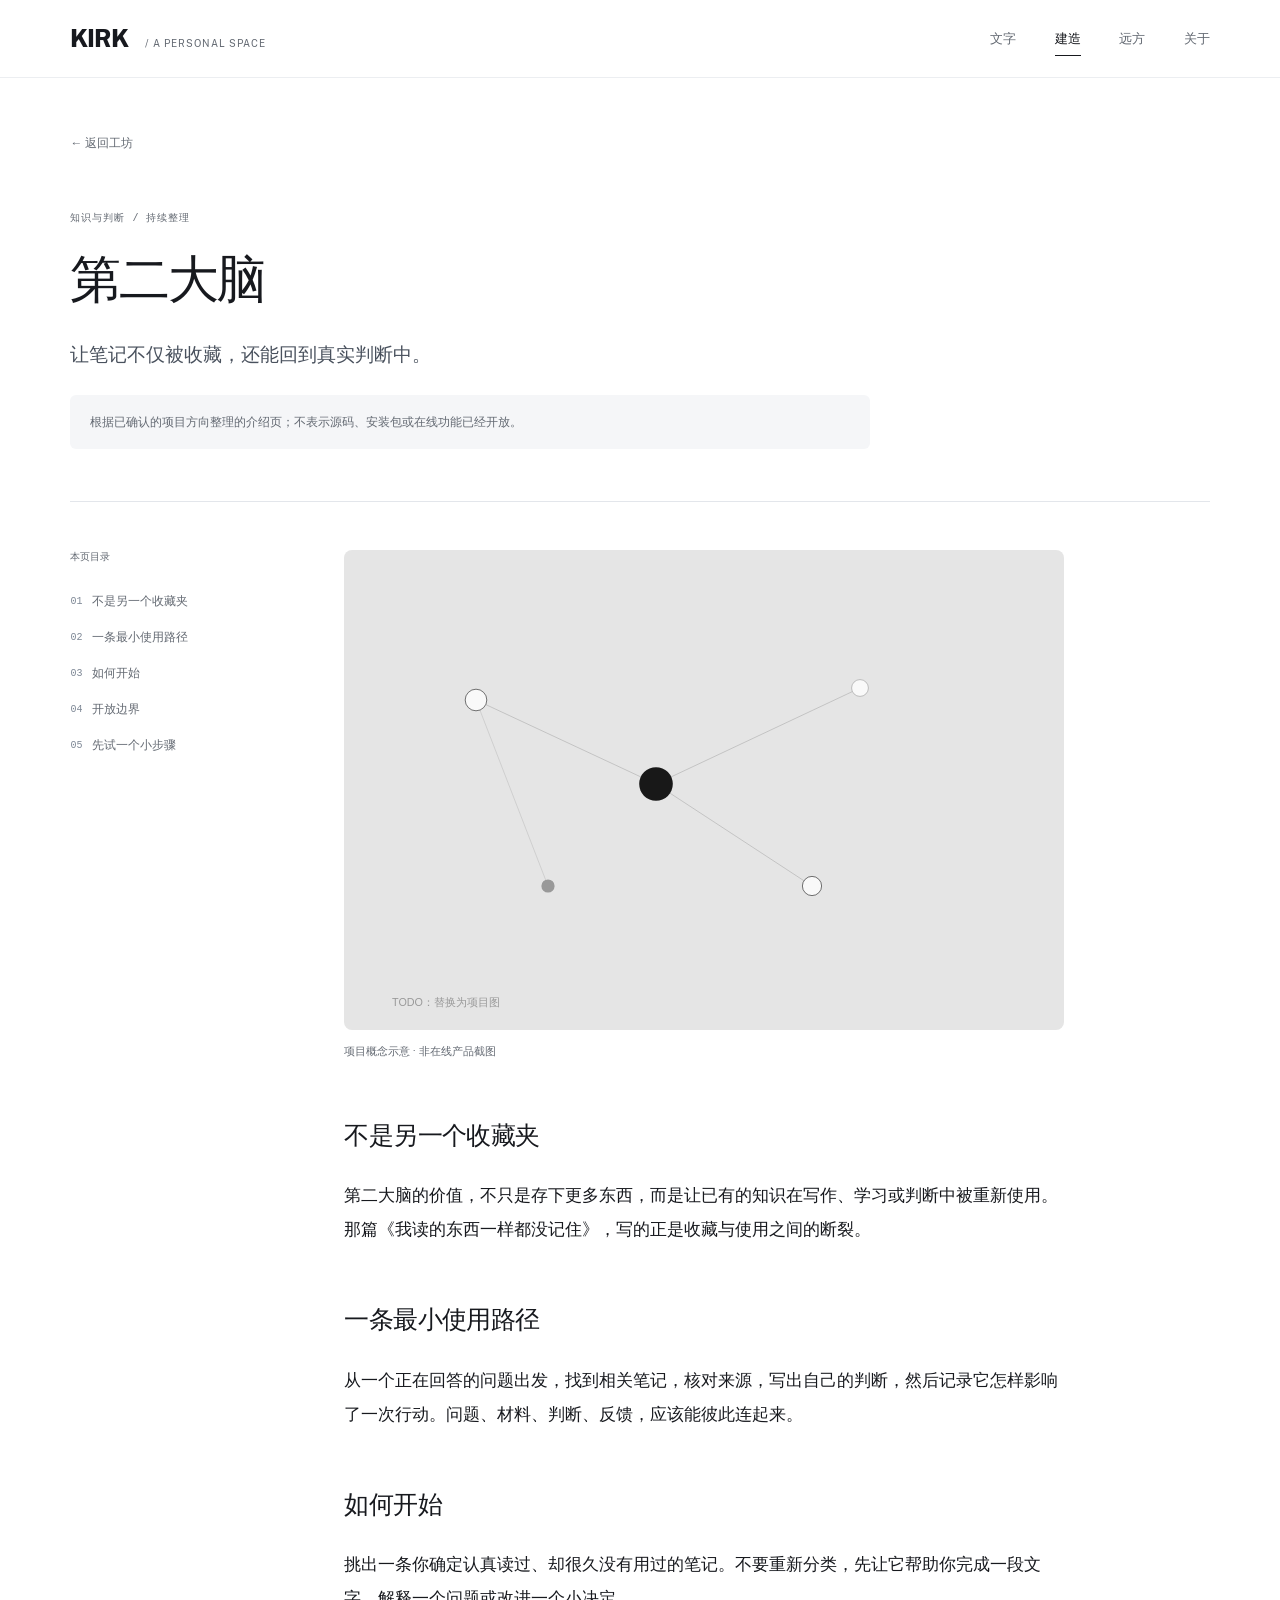
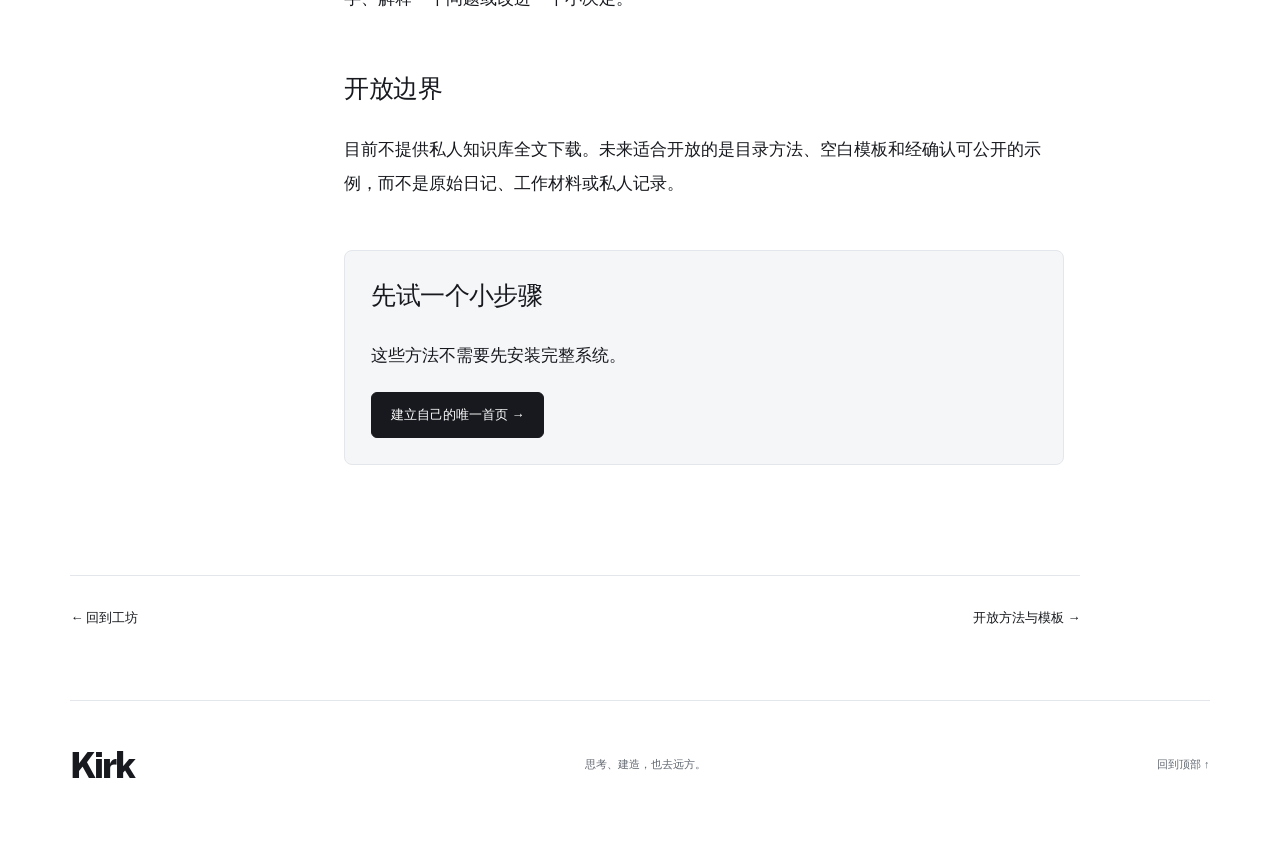
<file: pages/second-brain.html>
<!doctype html><html lang="zh-Hans"><head><meta charset="utf-8"><meta name="viewport" content="width=device-width,initial-scale=1"><meta name="theme-color" content="#ffffff"><meta name="description" content="Kirk 的个人书房：文字、系统与远行。"><title>第二大脑 · Kirk</title><link rel="icon" href="../assets/favicon.svg" type="image/svg+xml"><link rel="preload" href="../assets/fonts/PublicSans-ExtraBold.woff2" as="font" type="font/woff2" crossorigin><link rel="stylesheet" href="../styles.css?v=595f188951b5"></head><body data-section="workshop"><a class="skip-link" href="#main">跳到正文</a><header class="masthead"><a class="wordmark" href="../index.html" aria-label="Kirk，返回首页">KIRK<span class="wordmark-note"> / A PERSONAL SPACE</span></a><nav class="site-nav" aria-label="页面章节"><ul><li><a href="../index.html#writing">文字</a></li><li><a href="../index.html#workshop">建造</a></li><li><a href="../index.html#travel">远方</a></li><li><a href="../index.html#about">关于</a></li></ul></nav></header><div class="reading-progress" aria-hidden="true"></div><main id="main" class="detail-main"><a class="back-link" href="../index.html#workshop">← 返回工坊</a><header class="detail-header"><p class="section-kicker">知识与判断 / 持续整理</p><h1>第二大脑</h1><p class="detail-intro">让笔记不仅被收藏，还能回到真实判断中。</p><p class="source-note">根据已确认的项目方向整理的介绍页；不表示源码、安装包或在线功能已经开放。</p></header><div class="reading-layout"><aside class="toc" aria-label="本页目录"><p>本页目录</p><a href="#part-1"><span>01</span>不是另一个收藏夹</a><a href="#part-2"><span>02</span>一条最小使用路径</a><a href="#part-3"><span>03</span>如何开始</a><a href="#part-4"><span>04</span>开放边界</a><a href="#try-it"><span>05</span>先试一个小步骤</a></aside><article class="prose"><figure class="detail-image"><img src="../assets/project-second-brain.svg" alt="第二大脑概念示意图" decoding="async" width="1200" height="800"><figcaption>项目概念示意 · 非在线产品截图</figcaption></figure><h2 id="part-1">不是另一个收藏夹</h2><p>第二大脑的价值，不只是存下更多东西，而是让已有的知识在写作、学习或判断中被重新使用。那篇《我读的东西一样都没记住》，写的正是收藏与使用之间的断裂。</p><h2 id="part-2">一条最小使用路径</h2><p>从一个正在回答的问题出发，找到相关笔记，核对来源，写出自己的判断，然后记录它怎样影响了一次行动。问题、材料、判断、反馈，应该能彼此连起来。</p><h2 id="part-3">如何开始</h2><p>挑出一条你确定认真读过、却很久没有用过的笔记。不要重新分类，先让它帮助你完成一段文字、解释一个问题或改进一个小决定。</p><h2 id="part-4">开放边界</h2><p>目前不提供私人知识库全文下载。未来适合开放的是目录方法、空白模板和经确认可公开的示例，而不是原始日记、工作材料或私人记录。</p><div class="related-box"><h2 id="try-it">先试一个小步骤</h2><p>这些方法不需要先安装完整系统。</p><a class="button" href="one-homepage.html">建立自己的唯一首页 →</a></div></article></div><nav class="detail-bottom" aria-label="继续阅读"><a href="../index.html#workshop">← 回到工坊</a><a href="methods.html">开放方法与模板 →</a></nav></main><footer class="site-footer"><a href="../index.html" class="footer-name">Kirk</a><p>思考、建造，也去远方。</p><a class="back-top" href="#main">回到顶部 ↑</a></footer><script src="../script.js?v=d8c4e8d4521d"></script></body></html>
</file>
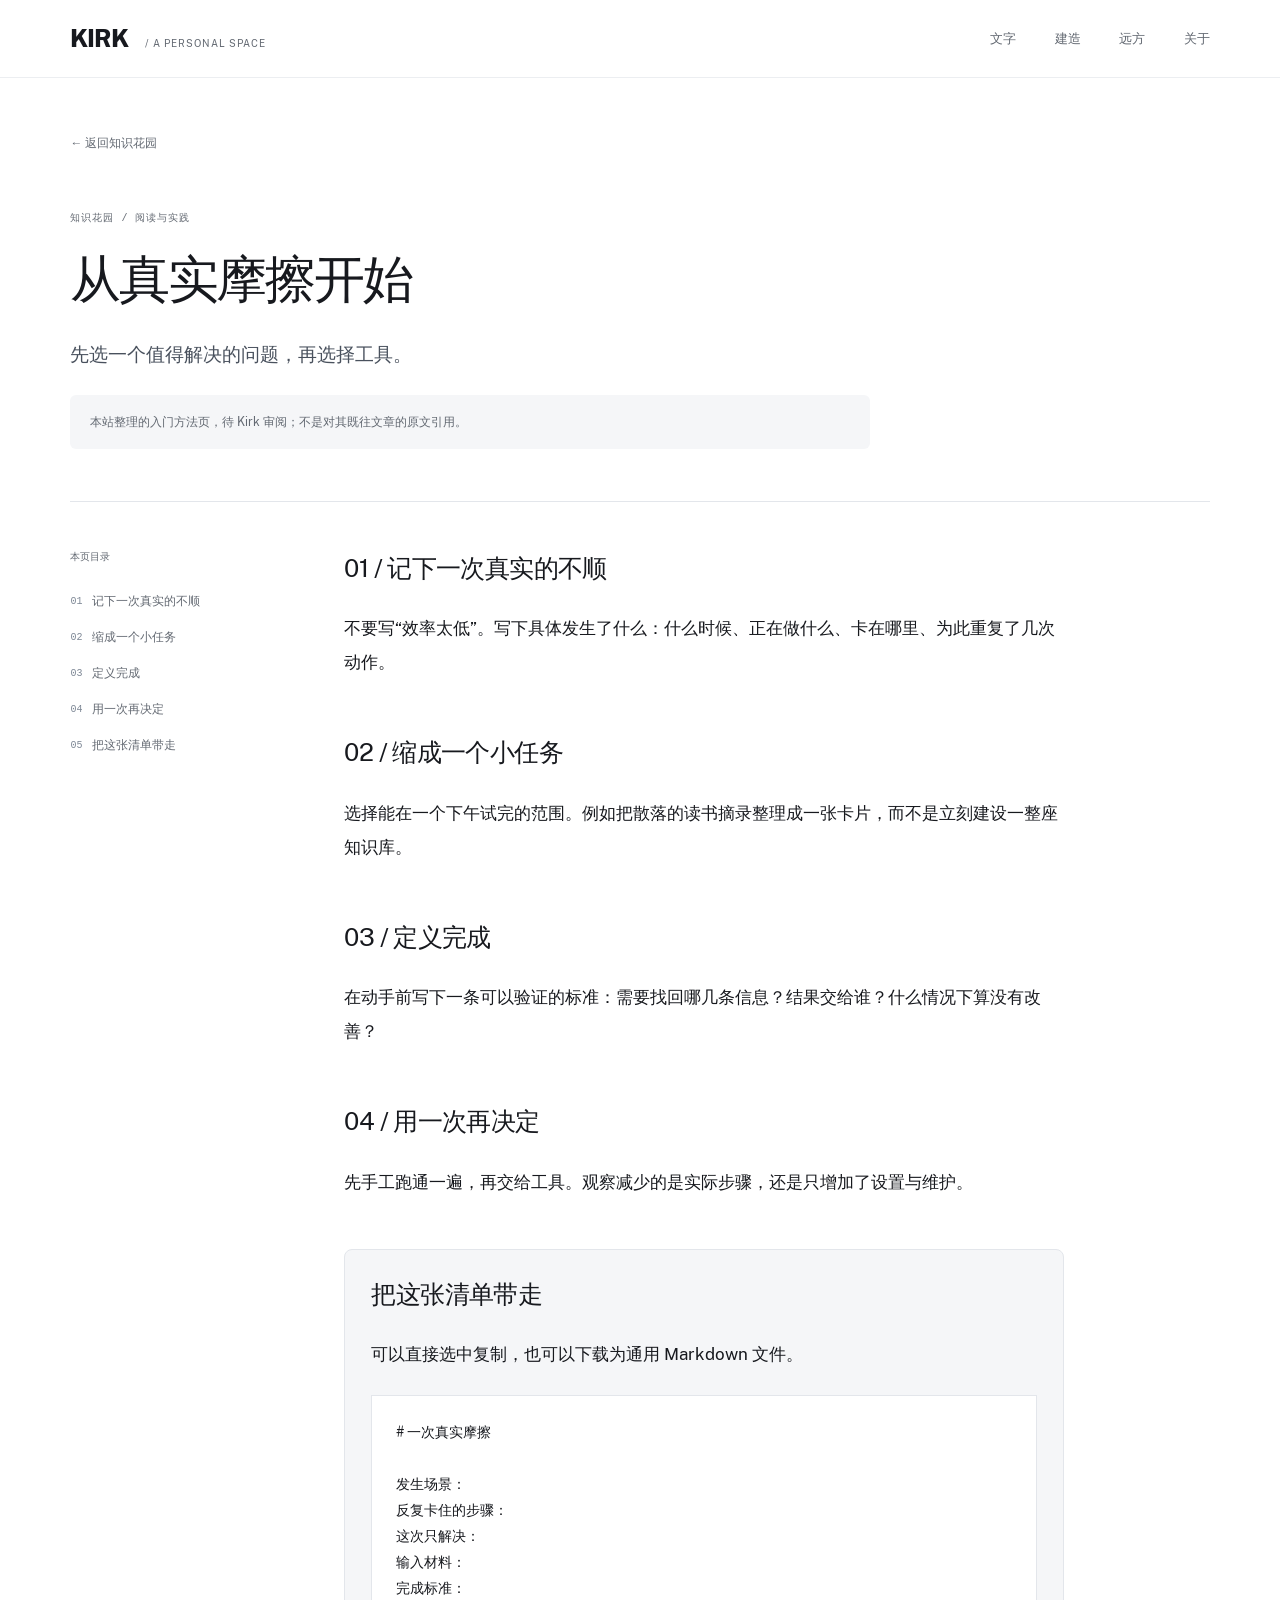
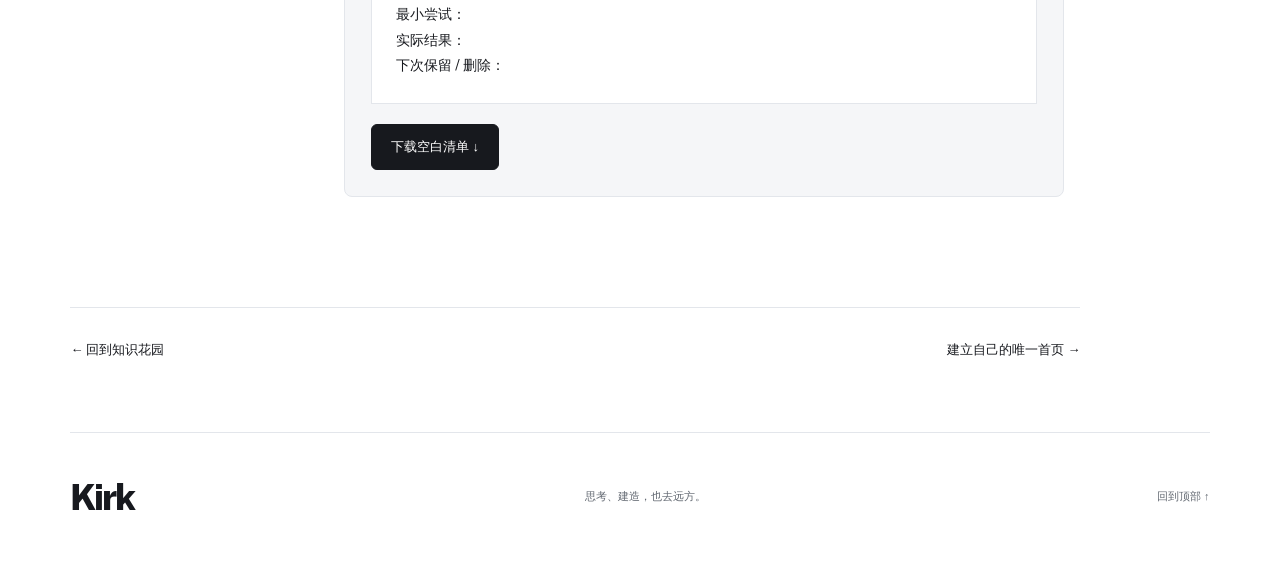
<file: pages/start-with-friction.html>
<!doctype html><html lang="zh-Hans"><head><meta charset="utf-8"><meta name="viewport" content="width=device-width,initial-scale=1"><meta name="theme-color" content="#ffffff"><meta name="description" content="Kirk 的个人书房：文字、系统与远行。"><title>从真实摩擦开始 · Kirk</title><link rel="icon" href="../assets/favicon.svg" type="image/svg+xml"><link rel="preload" href="../assets/fonts/PublicSans-ExtraBold.woff2" as="font" type="font/woff2" crossorigin><link rel="stylesheet" href="../styles.css?v=595f188951b5"></head><body data-section="garden"><a class="skip-link" href="#main">跳到正文</a><header class="masthead"><a class="wordmark" href="../index.html" aria-label="Kirk，返回首页">KIRK<span class="wordmark-note"> / A PERSONAL SPACE</span></a><nav class="site-nav" aria-label="页面章节"><ul><li><a href="../index.html#writing">文字</a></li><li><a href="../index.html#workshop">建造</a></li><li><a href="../index.html#travel">远方</a></li><li><a href="../index.html#about">关于</a></li></ul></nav></header><div class="reading-progress" aria-hidden="true"></div><main id="main" class="detail-main"><a class="back-link" href="../index.html#garden">← 返回知识花园</a><header class="detail-header"><p class="section-kicker">知识花园 / 阅读与实践</p><h1>从真实摩擦开始</h1><p class="detail-intro">先选一个值得解决的问题，再选择工具。</p><p class="source-note">本站整理的入门方法页，待 Kirk 审阅；不是对其既往文章的原文引用。</p></header><div class="reading-layout"><aside class="toc" aria-label="本页目录"><p>本页目录</p><a href="#part-1"><span>01</span>记下一次真实的不顺</a><a href="#part-2"><span>02</span>缩成一个小任务</a><a href="#part-3"><span>03</span>定义完成</a><a href="#part-4"><span>04</span>用一次再决定</a><a href="#template"><span>05</span>把这张清单带走</a></aside><article class="prose"><h2 id="part-1">01 / 记下一次真实的不顺</h2><p>不要写“效率太低”。写下具体发生了什么：什么时候、正在做什么、卡在哪里、为此重复了几次动作。</p><h2 id="part-2">02 / 缩成一个小任务</h2><p>选择能在一个下午试完的范围。例如把散落的读书摘录整理成一张卡片，而不是立刻建设一整座知识库。</p><h2 id="part-3">03 / 定义完成</h2><p>在动手前写下一条可以验证的标准：需要找回哪几条信息？结果交给谁？什么情况下算没有改善？</p><h2 id="part-4">04 / 用一次再决定</h2><p>先手工跑通一遍，再交给工具。观察减少的是实际步骤，还是只增加了设置与维护。</p><div class="template-box"><h2 id="template">把这张清单带走</h2><p>可以直接选中复制，也可以下载为通用 Markdown 文件。</p><pre># 一次真实摩擦

发生场景：
反复卡住的步骤：
这次只解决：
输入材料：
完成标准：
最小尝试：
实际结果：
下次保留 / 删除：
</pre><a class="button" href="../downloads/friction-checklist.md" download>下载空白清单 ↓</a></div></article></div><nav class="detail-bottom" aria-label="继续阅读"><a href="../index.html#garden">← 回到知识花园</a><a href="one-homepage.html">建立自己的唯一首页 →</a></nav></main><footer class="site-footer"><a href="../index.html" class="footer-name">Kirk</a><p>思考、建造，也去远方。</p><a class="back-top" href="#main">回到顶部 ↑</a></footer><script src="../script.js?v=d8c4e8d4521d"></script></body></html>
</file>
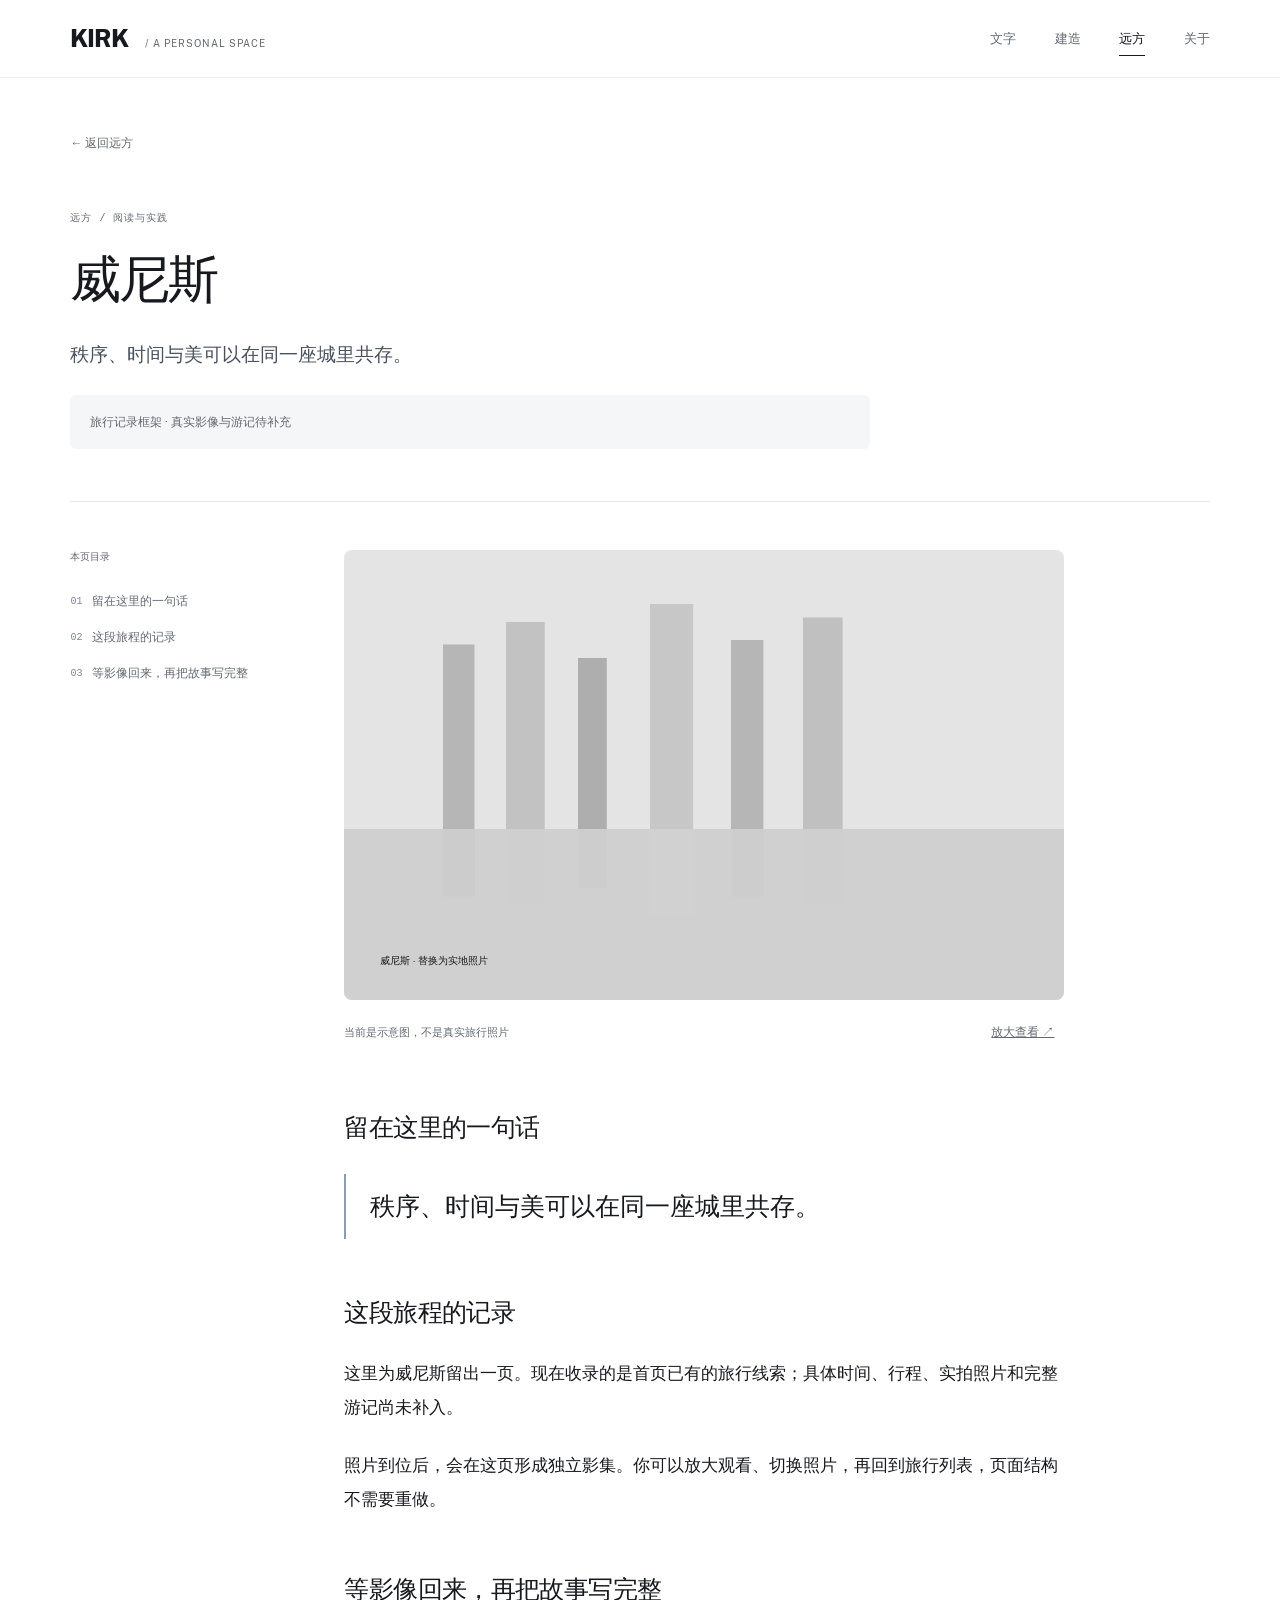
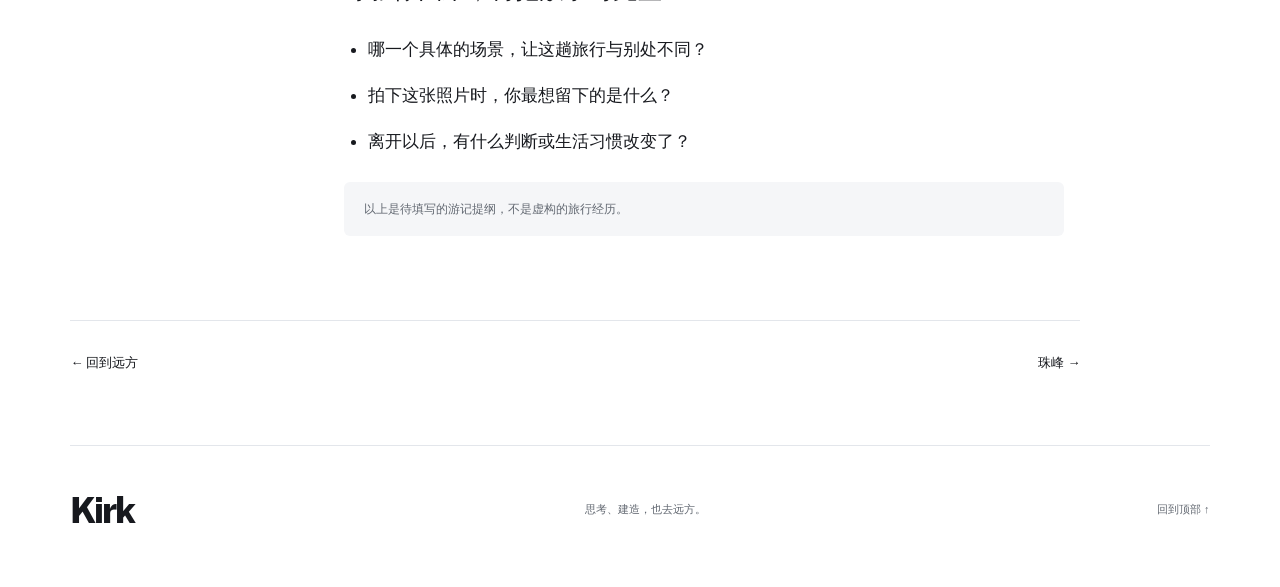
<file: pages/venice.html>
<!doctype html><html lang="zh-Hans"><head><meta charset="utf-8"><meta name="viewport" content="width=device-width,initial-scale=1"><meta name="theme-color" content="#ffffff"><meta name="description" content="Kirk 的个人书房：文字、系统与远行。"><title>威尼斯 · Kirk</title><link rel="icon" href="../assets/favicon.svg" type="image/svg+xml"><link rel="preload" href="../assets/fonts/PublicSans-ExtraBold.woff2" as="font" type="font/woff2" crossorigin><link rel="stylesheet" href="../styles.css?v=595f188951b5"></head><body data-section="travel"><a class="skip-link" href="#main">跳到正文</a><header class="masthead"><a class="wordmark" href="../index.html" aria-label="Kirk，返回首页">KIRK<span class="wordmark-note"> / A PERSONAL SPACE</span></a><nav class="site-nav" aria-label="页面章节"><ul><li><a href="../index.html#writing">文字</a></li><li><a href="../index.html#workshop">建造</a></li><li><a href="../index.html#travel">远方</a></li><li><a href="../index.html#about">关于</a></li></ul></nav></header><div class="reading-progress" aria-hidden="true"></div><main id="main" class="detail-main"><a class="back-link" href="../index.html#travel">← 返回远方</a><header class="detail-header"><p class="section-kicker">远方 / 阅读与实践</p><h1>威尼斯</h1><p class="detail-intro">秩序、时间与美可以在同一座城里共存。</p><p class="source-note">旅行记录框架 · 真实影像与游记待补充</p></header><div class="reading-layout"><aside class="toc" aria-label="本页目录"><p>本页目录</p><a href="#note"><span>01</span>留在这里的一句话</a><a href="#record"><span>02</span>这段旅程的记录</a><a href="#questions"><span>03</span>等影像回来，再把故事写完整</a></aside><article class="prose"><figure class="detail-image"><img src="../assets/travel-venice.svg" alt="威尼斯示意图，等待替换为实拍照片" decoding="async" width="1600" height="1000"><figcaption>当前是示意图，不是真实旅行照片<button class="zoom-button" data-lightbox="0" hidden>放大查看 ↗</button></figcaption></figure><h2 id="note">留在这里的一句话</h2><blockquote>秩序、时间与美可以在同一座城里共存。</blockquote><h2 id="record">这段旅程的记录</h2><p>这里为威尼斯留出一页。现在收录的是首页已有的旅行线索；具体时间、行程、实拍照片和完整游记尚未补入。</p><p>照片到位后，会在这页形成独立影集。你可以放大观看、切换照片，再回到旅行列表，页面结构不需要重做。</p><h2 id="questions">等影像回来，再把故事写完整</h2><ul><li>哪一个具体的场景，让这趟旅行与别处不同？</li><li>拍下这张照片时，你最想留下的是什么？</li><li>离开以后，有什么判断或生活习惯改变了？</li></ul><p class="source-note">以上是待填写的游记提纲，不是虚构的旅行经历。</p><div class="photo-grid"></div><div id="gallery-data" hidden><img src="../assets/travel-venice.svg" alt="威尼斯示意图，等待替换为实拍照片" decoding="async" loading="lazy"></div><dialog class="lightbox" aria-label="旅行影像查看器"><div class="lightbox-toolbar"><span class="lightbox-counter"></span><button data-close aria-label="关闭影像查看器">关闭 ×</button></div><img class="lightbox-image" alt=""><div class="lightbox-toolbar"><button data-photo-step="-1" aria-label="上一张照片">← 上一张</button><p class="lightbox-caption"></p><button data-photo-step="1" aria-label="下一张照片">下一张 →</button></div></dialog></article></div><nav class="detail-bottom" aria-label="继续阅读"><a href="../index.html#travel">← 回到远方</a><a href="everest.html">珠峰 →</a></nav></main><footer class="site-footer"><a href="../index.html" class="footer-name">Kirk</a><p>思考、建造，也去远方。</p><a class="back-top" href="#main">回到顶部 ↑</a></footer><script src="../script.js?v=d8c4e8d4521d"></script></body></html>
</file>
<file: styles.css>
@font-face{font-family:"Public Sans";src:url("assets/fonts/PublicSans-Regular.woff2") format("woff2");font-weight:400;font-display:swap}
@font-face{font-family:"Public Sans";src:url("assets/fonts/PublicSans-ExtraBold.woff2") format("woff2");font-weight:800;font-display:swap}
:root{--paper:#fff;--ink:#17191e;--mist:#636972;--line:#e3e6eb;--panel:#f5f6f8;--accent:#435875;--gutter:clamp(22px,5.5vw,88px);--font:"Public Sans","PingFang SC","Hiragino Sans GB","Microsoft YaHei",sans-serif;--mono:"SFMono-Regular",Consolas,monospace}
*{box-sizing:border-box}
html{background:var(--paper);scroll-padding-top:100px}
body{margin:0;background:var(--paper);color:var(--ink);font:16px/1.8 var(--font);-webkit-font-smoothing:antialiased}
h1,h2,h3,p,figure,ul,ol{margin:0}ul,ol{padding:0;list-style:none}
a{color:inherit;text-underline-offset:5px}button{font:inherit;color:inherit;cursor:pointer}
button:disabled{opacity:.3;cursor:default}
img{display:block;max-width:100%;height:auto}button,a{-webkit-tap-highlight-color:transparent}
[hidden]{display:none!important}
:focus-visible{outline:2px solid var(--accent);outline-offset:5px}
::selection{background:#dce4ee;color:var(--ink)}
.visually-hidden{position:absolute;width:1px;height:1px;padding:0;margin:-1px;overflow:hidden;clip:rect(0,0,0,0);white-space:nowrap;border:0}
.skip-link{position:absolute;top:12px;left:22px;z-index:50;transform:translateY(-200%);padding:8px 16px;background:#17191e;color:#fff}
.skip-link:focus{transform:none}
.masthead{position:sticky;top:0;z-index:20;display:flex;justify-content:space-between;align-items:center;gap:20px;min-height:78px;padding:12px var(--gutter);border-bottom:1px solid #eceef1;background:rgba(255,255,255,.97)}
.wordmark{font-weight:800;letter-spacing:-.045em;font-size:25px;text-decoration:none}
.wordmark-note{font-size:10px;letter-spacing:.1em;font-weight:400;margin-left:14px;color:var(--mist)}
.site-nav ul{display:flex;gap:clamp(18px,3vw,42px)}
.site-nav a{display:inline-flex;align-items:center;min-height:44px;font-size:13px;text-decoration:none;position:relative;color:var(--mist)}
.site-nav a::after{content:"";position:absolute;left:0;right:0;bottom:5px;height:1px;background:currentColor;transform:scaleX(0);transform-origin:left}
.site-nav a[aria-current]{color:var(--ink)}
.site-nav a[aria-current]::after{transform:scaleX(1)}
.hero{display:grid;grid-template-columns:1.2fr 1fr;align-items:center;gap:clamp(32px,8vw,120px);padding:clamp(52px,7vw,100px) var(--gutter) 84px;min-height:760px}
.hero.has-background{background:linear-gradient(90deg,#fffffff5,#ffffffc9),var(--hero-image) center/cover}
.hero-copy{max-width:600px}.hero-eyebrow{font-size:12px;color:var(--mist);letter-spacing:.05em}
.small-mark{display:inline-block;width:6px;height:6px;border-radius:50%;background:#637a94;margin-right:8px}
.hero h1{font-size:clamp(90px,10vw,150px);line-height:1;letter-spacing:-.065em;font-weight:800;margin:24px 0 18px -.045em}
.hero h1>span{color:#8b9cb1}
.hero-heading{font-size:clamp(28px,3vw,43px);line-height:1.35;letter-spacing:-.04em;font-weight:500}
.hero-role{font-size:12px;margin-top:26px;color:var(--mist)}
.hero-lead{max-width:470px;margin-top:18px;font-size:17px;line-height:1.95;color:#454b54}
.hero-actions{display:flex;align-items:center;flex-wrap:wrap;gap:20px;margin-top:32px}
.button{display:inline-flex;min-height:46px;align-items:center;justify-content:center;gap:28px;background:var(--ink);border:1px solid var(--ink);border-radius:6px;color:white;padding:9px 19px;font:13px/1.6 var(--font);text-decoration:none}
.text-link{font-size:12px;text-decoration:none}
.hero-portrait{position:relative;max-width:405px;width:100%;justify-self:end;padding:12px;background:#fff;border:1px solid var(--line);border-radius:12px;box-shadow:0 28px 65px -35px #25344d45,0 3px 10px #25344d06}
.hero-portrait::before{content:"";position:absolute;inset:-18px 18px 18px -18px;z-index:-1;border-radius:12px;background:#f2f4f7}
.hero-portrait img{width:100%;aspect-ratio:3/4;object-fit:cover;border-radius:5px}
.hero-portrait img[src$=".svg"]{filter:grayscale(1)}
.hero-portrait figcaption{display:flex;justify-content:space-between;gap:10px;font:10px/1.6 var(--mono);color:var(--mist);padding:15px 5px 3px}
.principles{margin:0 var(--gutter);border-block:1px solid var(--line);padding:30px 0}
.principles ol{display:grid;grid-template-columns:1fr 1fr 1.35fr;gap:30px}
.principles li{font-size:14px;line-height:1.8}
.principles li>span{display:block;font:10px var(--mono);color:#737c89;margin-bottom:10px}
.section-head{padding:0 var(--gutter)}.section-kicker{font:10px/1.8 var(--mono);letter-spacing:.1em;color:var(--mist)}
.section-head h2{font-size:clamp(29px,3vw,42px);font-weight:500;letter-spacing:-.04em;line-height:1.35;margin-top:16px}
.section-note{font-size:15px;color:var(--mist);line-height:1.85;max-width:430px;margin-top:20px}
.writing{display:grid;grid-template-columns:1fr 1.4fr;padding:100px 0}
.writing-list{margin-right:var(--gutter)}
.writing-list>li+li{margin-top:18px}
.article-card{display:block;border:1px solid var(--line);border-radius:10px;padding:28px 30px;text-decoration:none;background:#fff;position:relative}
.article-label{display:flex;justify-content:space-between;gap:12px;font-size:10px;color:var(--mist);letter-spacing:.035em}
.article-label span{font-family:var(--mono)}
.article-card h3{font-size:23px;line-height:1.5;letter-spacing:-.03em;font-weight:500;margin:22px 0 12px}
.card-summary{font-size:14px;line-height:1.85;color:var(--mist)}
.card-bottom{display:flex;justify-content:space-between;align-items:center;gap:16px;border-top:1px solid var(--line);padding-top:16px;margin-top:24px;font-size:11px;color:var(--mist)}
.card-bottom>span:last-child{font-size:21px;color:var(--ink)}
.workshop{padding:84px 0 58px;background:#f7f8fa;border-block:1px solid #edf0f4}
.rail-wrap{margin-top:28px}.rail-toolbar{padding:0 var(--gutter);display:flex;align-items:center;justify-content:space-between;margin-bottom:16px}
.rail-toolbar p{font-size:11px;color:var(--mist)}.rail-toolbar p span{margin-left:8px}
.rail-controls{display:flex;gap:8px}
.rail-controls button{width:42px;height:42px;border:1px solid #dce1e7;border-radius:50%;background:#fff;font-size:19px;line-height:1}
.rail{display:flex;gap:24px;overflow-x:auto;overscroll-behavior-x:contain;scroll-snap-type:x mandatory;scroll-padding-inline:var(--gutter);padding:8px var(--gutter) 24px;scrollbar-width:thin;scrollbar-color:#aeb7c440 transparent}
.rail:focus-visible{outline-offset:-2px}.rail-card{flex:0 0 min(75vw,460px);min-width:0;scroll-snap-align:start}
.project-card{display:block;height:100%;padding:17px 17px 20px;background:white;border:1px solid var(--line);border-radius:10px;text-decoration:none}
.media{overflow:hidden;border-radius:5px;aspect-ratio:3/2;background:#f1f3f6}
.media img{width:100%;height:100%;object-fit:cover}
.media img[src$=".svg"]{filter:grayscale(1)}
.project-card .article-label{margin:20px 8px 10px}
.project-card h3{display:flex;align-items:center;justify-content:space-between;margin:0 8px 12px;font-size:22px;font-weight:500;letter-spacing:-.03em}
.project-card h3 span{font-size:20px;font-weight:400}
.project-card .card-summary{margin:0 8px;min-height:3.7em}
.status{margin:24px 8px 0;padding-top:15px;border-top:1px solid var(--line);font-size:11px;color:#515d6e;display:flex;justify-content:space-between;gap:12px}
.status span{color:var(--mist)}
.garden{padding:100px 0;display:grid;grid-template-columns:1fr 1.2fr;gap:24px;border-bottom:1px solid var(--line)}
.garden-path{margin-right:var(--gutter)}
.garden-path li{border-bottom:1px solid var(--line)}
.garden-path li:first-child{border-top:1px solid var(--line)}
.garden-path a{display:grid;grid-template-columns:30px 1fr 20px;gap:18px;text-decoration:none;padding:24px 8px}
.garden-index{font:11px/2 var(--mono);color:var(--mist)}
.garden-path strong{font-size:18px;font-weight:500}
.garden-path small{display:block;font-size:12px;line-height:1.7;color:var(--mist);margin-top:7px}
.travel{padding:90px 0 60px}.travel-card{text-decoration:none;display:block}
.travel .rail-card{flex-basis:min(80vw,520px)}.travel-media{aspect-ratio:8/5}
.travel-caption{display:flex;justify-content:space-between;gap:16px;align-items:center;margin:18px 0 6px}
.travel-caption h3{font-size:22px;font-weight:500}.meta{font-size:11px;color:var(--mist);margin-bottom:10px}
.about{padding:90px 0;display:grid;grid-template-columns:1fr 1.4fr;border-top:1px solid var(--line)}
.about-body{margin-right:var(--gutter)}.about-now{font-size:clamp(23px,2.4vw,33px);line-height:1.6;font-weight:400;letter-spacing:-.025em;margin-bottom:24px}
.about-body>p:not(.about-now){font-size:15px;line-height:1.9;color:var(--mist);max-width:520px}
.connect-list{margin-top:35px}.connect-list>a,.connect-list>p{display:flex;justify-content:space-between;gap:20px;border-top:1px solid var(--line);padding:17px 0;font-size:14px;text-decoration:none}
.connect-list>a span:last-child,.connect-list>p span:last-child{font-size:12px;color:var(--mist)}
.site-footer{display:flex;align-items:center;justify-content:space-between;gap:20px;margin:0 var(--gutter);padding:32px 0 45px;border-top:1px solid var(--line)}
.footer-name{font-size:36px;font-weight:800;letter-spacing:-.06em;text-decoration:none}
.site-footer>p,.back-top{font-size:11px;color:var(--mist);text-decoration:none}

/* Real content pages: direct URLs, semantic reading order and native back links. */
.detail-main{max-width:1400px;margin:0 auto;padding:44px var(--gutter) 0}
.back-link{display:inline-flex;align-items:center;min-height:44px;font-size:12px;color:var(--mist);text-decoration:none}
.detail-header{max-width:800px;padding:44px 0 52px}
.detail-header h1{font-size:clamp(32px,4vw,56px);line-height:1.3;font-weight:500;letter-spacing:-.045em;margin:18px 0 24px}
.detail-intro{font-size:19px;line-height:1.8;color:#49515d}
.source-note{font-size:12px!important;line-height:1.85!important;color:var(--mist)!important;background:var(--panel);padding:16px 20px;border-radius:6px;margin-top:24px}
.reading-layout{display:grid;grid-template-columns:210px minmax(0,720px);gap:clamp(32px,5vw,80px);align-items:start;border-top:1px solid var(--line);padding-top:48px}
.toc{position:sticky;top:110px;font-size:12px}.toc>p{font:10px var(--mono);color:var(--mist);margin-bottom:20px}
.toc a{display:flex;gap:10px;text-decoration:none;padding:8px 0;line-height:1.65;color:var(--mist)}
.toc a>span{font:10px/2 var(--mono);color:#7d8795;flex-shrink:0}
.prose{font-size:17px;line-height:2;min-width:0}
.prose>p{margin-bottom:24px}.prose h2{font-size:25px;font-weight:500;line-height:1.5;letter-spacing:-.025em;margin:55px 0 24px;scroll-margin-top:100px}
.prose h2:first-child{margin-top:0}.prose ul{list-style:disc;padding-left:24px;margin-bottom:24px}
.prose li{margin-bottom:12px}.prose blockquote{margin:28px 0;padding:10px 0 10px 24px;border-left:2px solid #8c9caf;font-size:25px;line-height:1.8}
.detail-image{margin:0 0 36px}.detail-image img{width:100%;border-radius:8px;object-fit:cover}
.detail-image img[src$=".svg"]{filter:grayscale(1)}
.detail-image figcaption{font-size:11px;color:var(--mist);line-height:1.8;margin-top:12px;display:flex;justify-content:space-between;gap:16px;align-items:center}
.related-box,.template-box{margin:50px 0;padding:26px;background:var(--panel);border:1px solid var(--line);border-radius:8px}
.related-box h2,.template-box h2{margin-top:0}.related-box .button,.template-box .button{margin-top:20px}
.template-box pre{font:14px/1.85 var(--font);white-space:pre-wrap;overflow-wrap:anywhere;background:#fff;padding:24px;border:1px solid var(--line);margin:24px 0 0}
.detail-bottom{display:flex;justify-content:space-between;gap:24px;max-width:1010px;border-top:1px solid var(--line);padding:30px 0;margin:60px 0 40px;font-size:13px}
.detail-bottom a{max-width:55%;text-decoration:none}.detail-bottom a:last-child{text-align:right}
.reading-progress{height:2px;background:#61748e;position:fixed;top:77px;left:0;width:100%;z-index:30;transform:scaleX(0);transform-origin:left;pointer-events:none}
.zoom-button{background:none;border:0;padding:10px;font-size:12px;text-decoration:underline}
.photo-grid{display:grid;grid-template-columns:repeat(2,minmax(0,1fr));gap:16px}
.photo-grid button{padding:0;border:0;background:none}.photo-grid img{width:100%;aspect-ratio:4/3;object-fit:cover;border-radius:6px}
.lightbox{border:1px solid #3d424b;padding:20px;width:min(1100px,95vw);max-height:94dvh;border-radius:10px;background:#171a20;color:#fff}
.lightbox::backdrop{background:#080a0ee6}
.lightbox-image{display:block;max-height:72dvh;max-width:100%;width:auto;margin:16px auto;object-fit:contain}
.lightbox-toolbar{display:flex;justify-content:space-between;align-items:center;gap:12px;font-size:12px}
.lightbox-toolbar button{min-height:44px;background:transparent;color:#fff;border:1px solid #6b727f;border-radius:5px;padding:8px 14px;white-space:nowrap}
.lightbox-caption{color:#c9cfd8;line-height:1.6}.lightbox-counter{color:#c9cfd8}

@media(hover:hover){
  .site-nav a:hover{color:var(--ink)}.site-nav a:hover::after{transform:scaleX(1)}
  .article-card:hover,.project-card:hover{border-color:#adb9c8;box-shadow:0 12px 30px -22px #354a6b66}
  .garden-path a:hover{background:#f7f9fb}.text-link:hover,.toc a:hover,.back-link:hover{color:var(--accent)}
  .button:hover{background:#344052;border-color:#344052}.rail-controls button:not(:disabled):hover{background:#e9edf3}
}
@media(prefers-reduced-motion:no-preference){
  html{scroll-behavior:smooth}
  .article-card,.project-card,.button,.rail-controls button,.garden-path a{transition:background-color .2s ease,border-color .2s ease,box-shadow .2s ease}
  .site-nav a::after{transition:transform .2s ease}
  .media img{transition:transform .45s cubic-bezier(.2,.7,.2,1)}
}
@media(hover:hover) and (prefers-reduced-motion:no-preference){.travel-card:hover .media img{transform:scale(1.025)}}
@media(min-width:1700px){body{--gutter:max(88px,calc((100vw - 1450px)/2))}.detail-main{padding-inline:70px}}
@media(max-width:1000px){
  .wordmark-note{display:none}.hero{gap:36px;min-height:680px}
  .writing,.about{grid-template-columns:1fr 1.25fr}
  .reading-layout{grid-template-columns:160px minmax(0,1fr);gap:32px}
}
@media(max-width:767px){
  .masthead{min-height:68px;padding-block:8px}.wordmark{font-size:22px}.site-nav ul{gap:20px}.site-nav a{font-size:12px}
  .hero{grid-template-columns:1fr;min-height:0;padding:48px var(--gutter) 55px;gap:46px}
  .hero h1{font-size:104px}.hero-heading{font-size:33px}.hero-role{font-size:11px}.hero-lead{font-size:16px}
  .hero-actions{gap:18px}.hero-portrait{max-width:360px;width:88%}
  .principles ol{grid-template-columns:1fr;gap:18px}.principles li{display:flex;gap:18px;font-size:13px}.principles li>span{margin:5px 0 0}
  .writing,.garden,.about{grid-template-columns:1fr;padding:62px 0;gap:30px}
  .writing-list,.garden-path,.about-body{margin:0 var(--gutter)}
  .section-note{font-size:14px;max-width:100%}.article-card{padding:22px}.article-card h3{font-size:21px}
  .workshop,.travel{padding:60px 0 36px}.rail{gap:16px}.rail-card,.travel .rail-card{flex-basis:84vw}
  .project-card h3{font-size:21px}.status{font-size:10px}
  .garden-path a{gap:12px;grid-template-columns:24px 1fr 18px}.garden-path strong{font-size:16px}
  .about-now{font-size:26px}.site-footer{gap:16px;flex-wrap:wrap;padding:25px 0 34px}.site-footer>p{font-size:10px}.footer-name{font-size:30px}
  .detail-main{padding-top:24px}.detail-header{padding:26px 0 32px}.detail-header h1{font-size:33px;line-height:1.45}.detail-intro{font-size:17px}
  .reading-layout{grid-template-columns:1fr;gap:32px;padding-top:28px}.toc{position:static;padding-bottom:24px;border-bottom:1px solid var(--line)}
  .toc a{padding:6px 0}.toc>p{margin-bottom:12px}.prose{font-size:16px;line-height:1.95}.prose h2{font-size:23px}.source-note{padding:14px 16px}
  .related-box,.template-box{padding:20px}.template-box pre{font-size:13px;padding:18px}
  .detail-bottom{gap:18px;font-size:12px}.reading-progress{top:67px}
  .lightbox{padding:12px}.lightbox-toolbar button{padding:7px 10px;font-size:11px}.lightbox-caption{font-size:10px}.lightbox-image{max-height:66dvh}
}
@media(prefers-reduced-motion:reduce){*,*::before,*::after{transition:none!important;animation:none!important;scroll-behavior:auto!important}}
</file>
